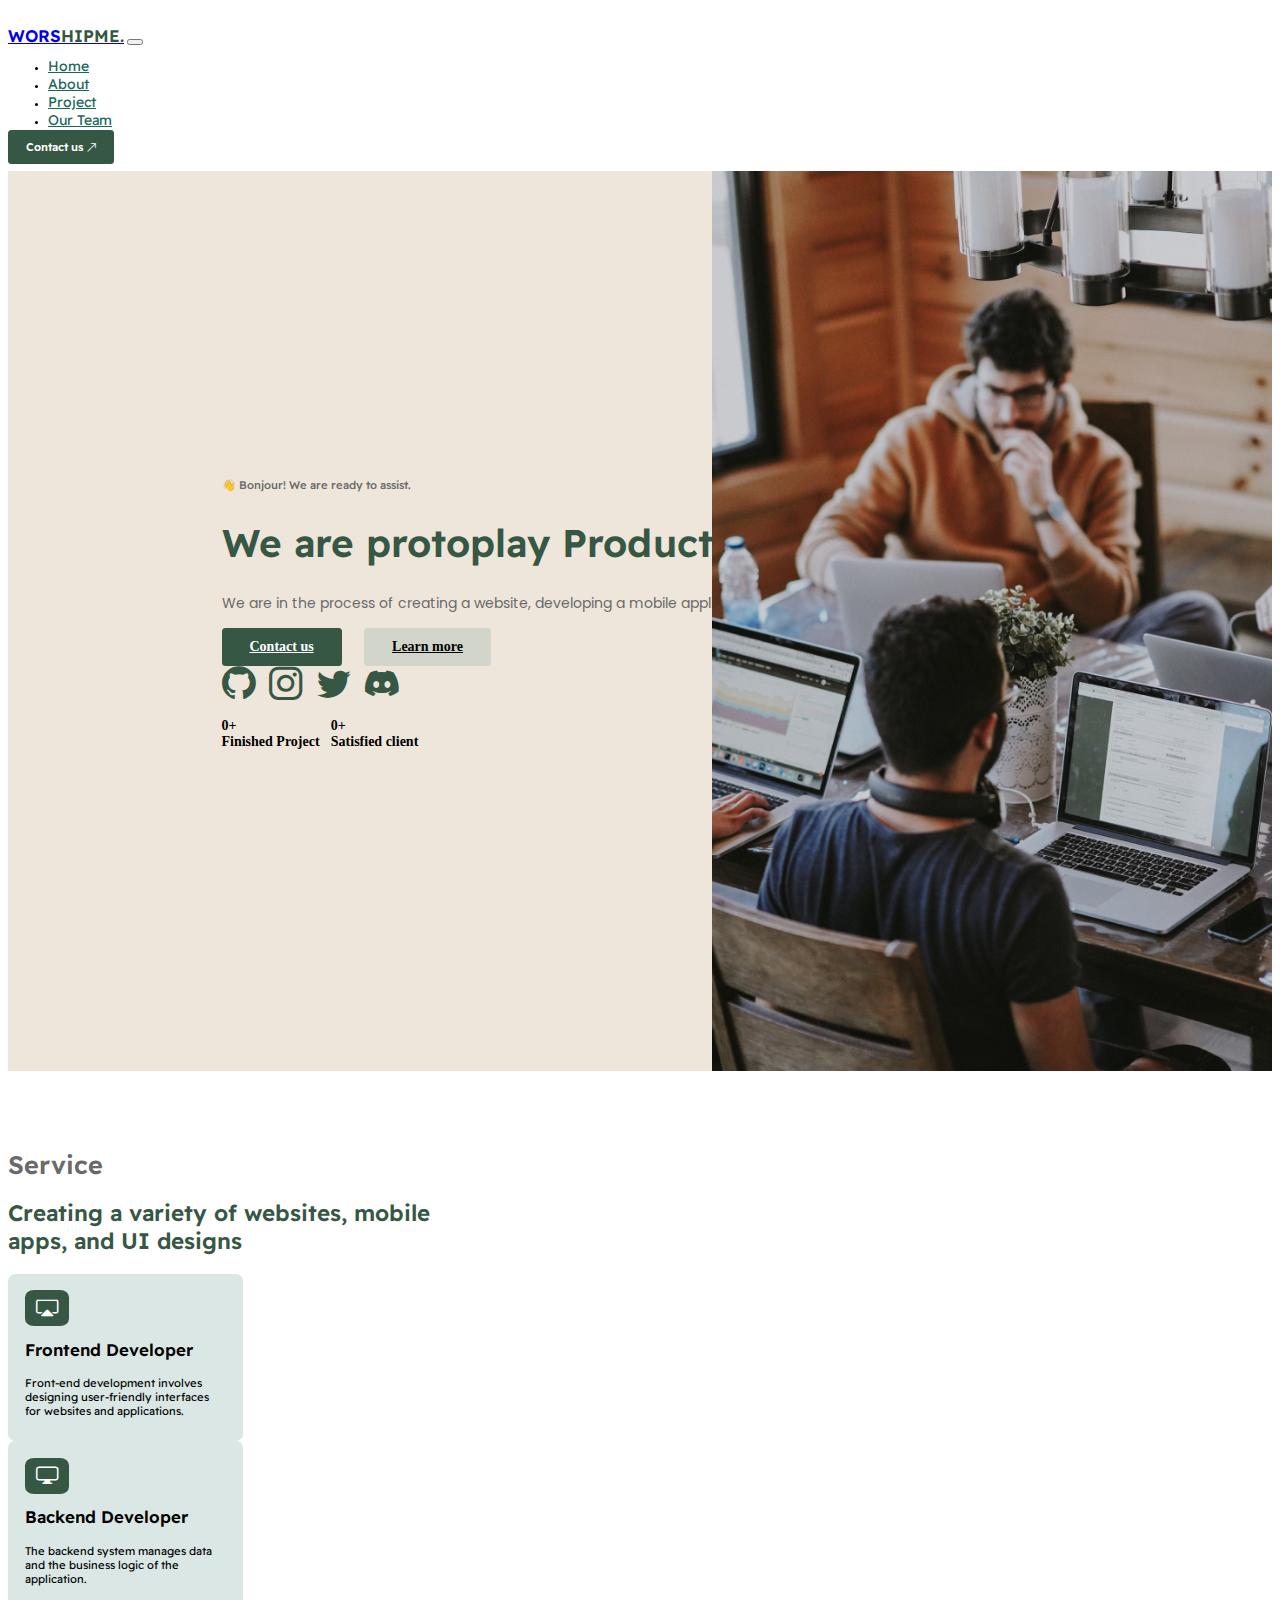
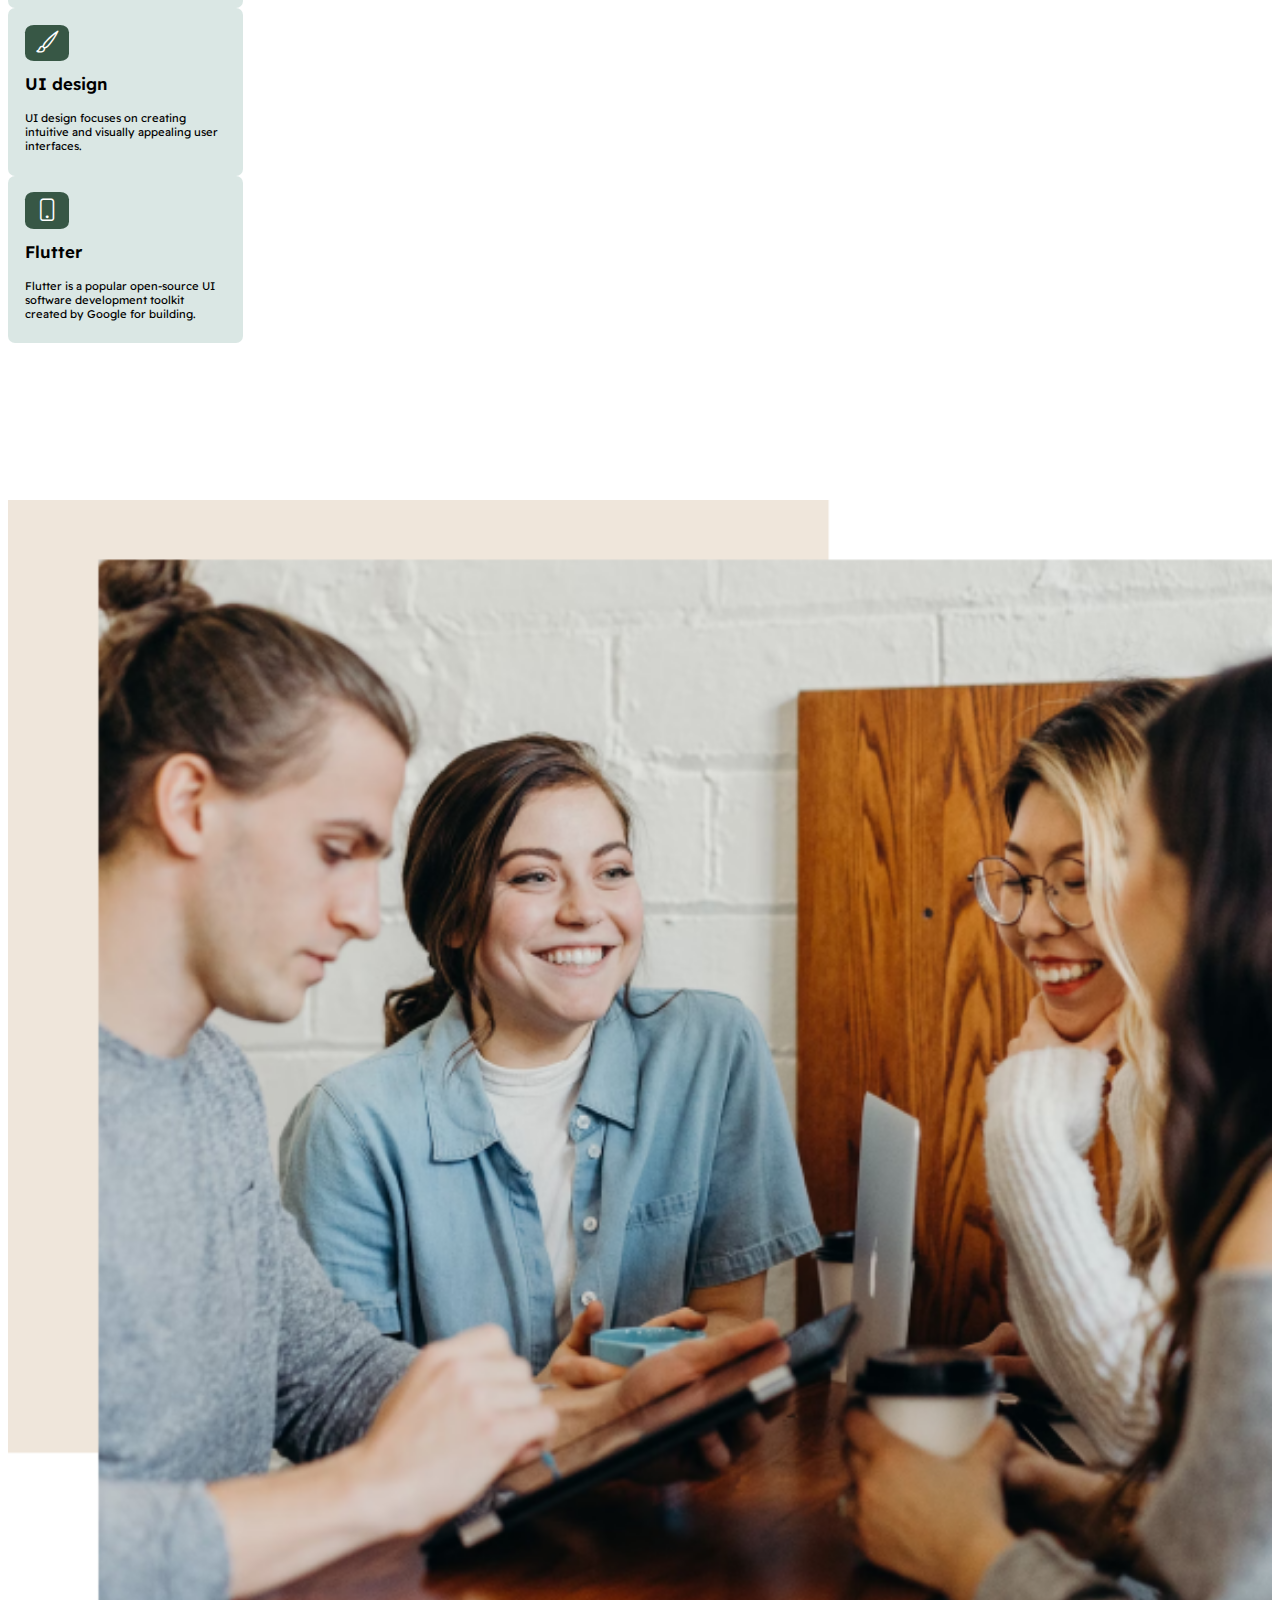
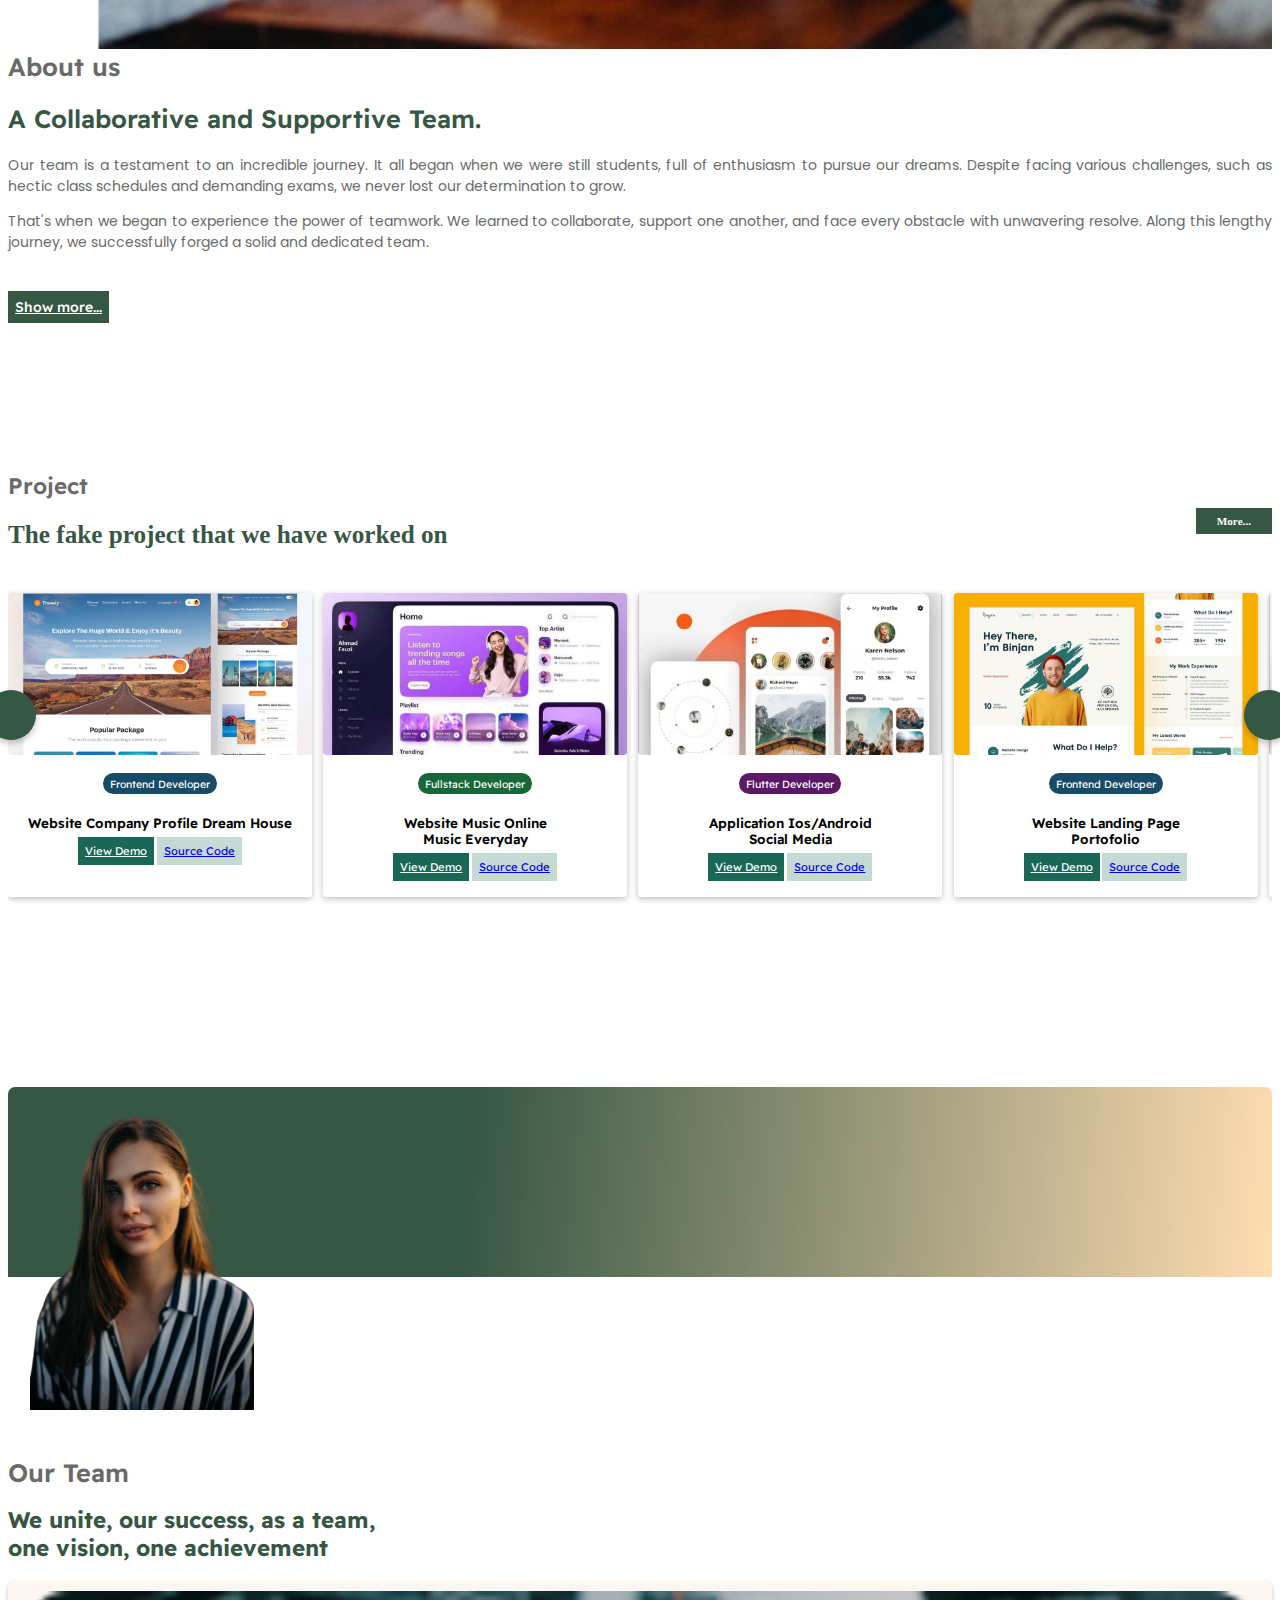
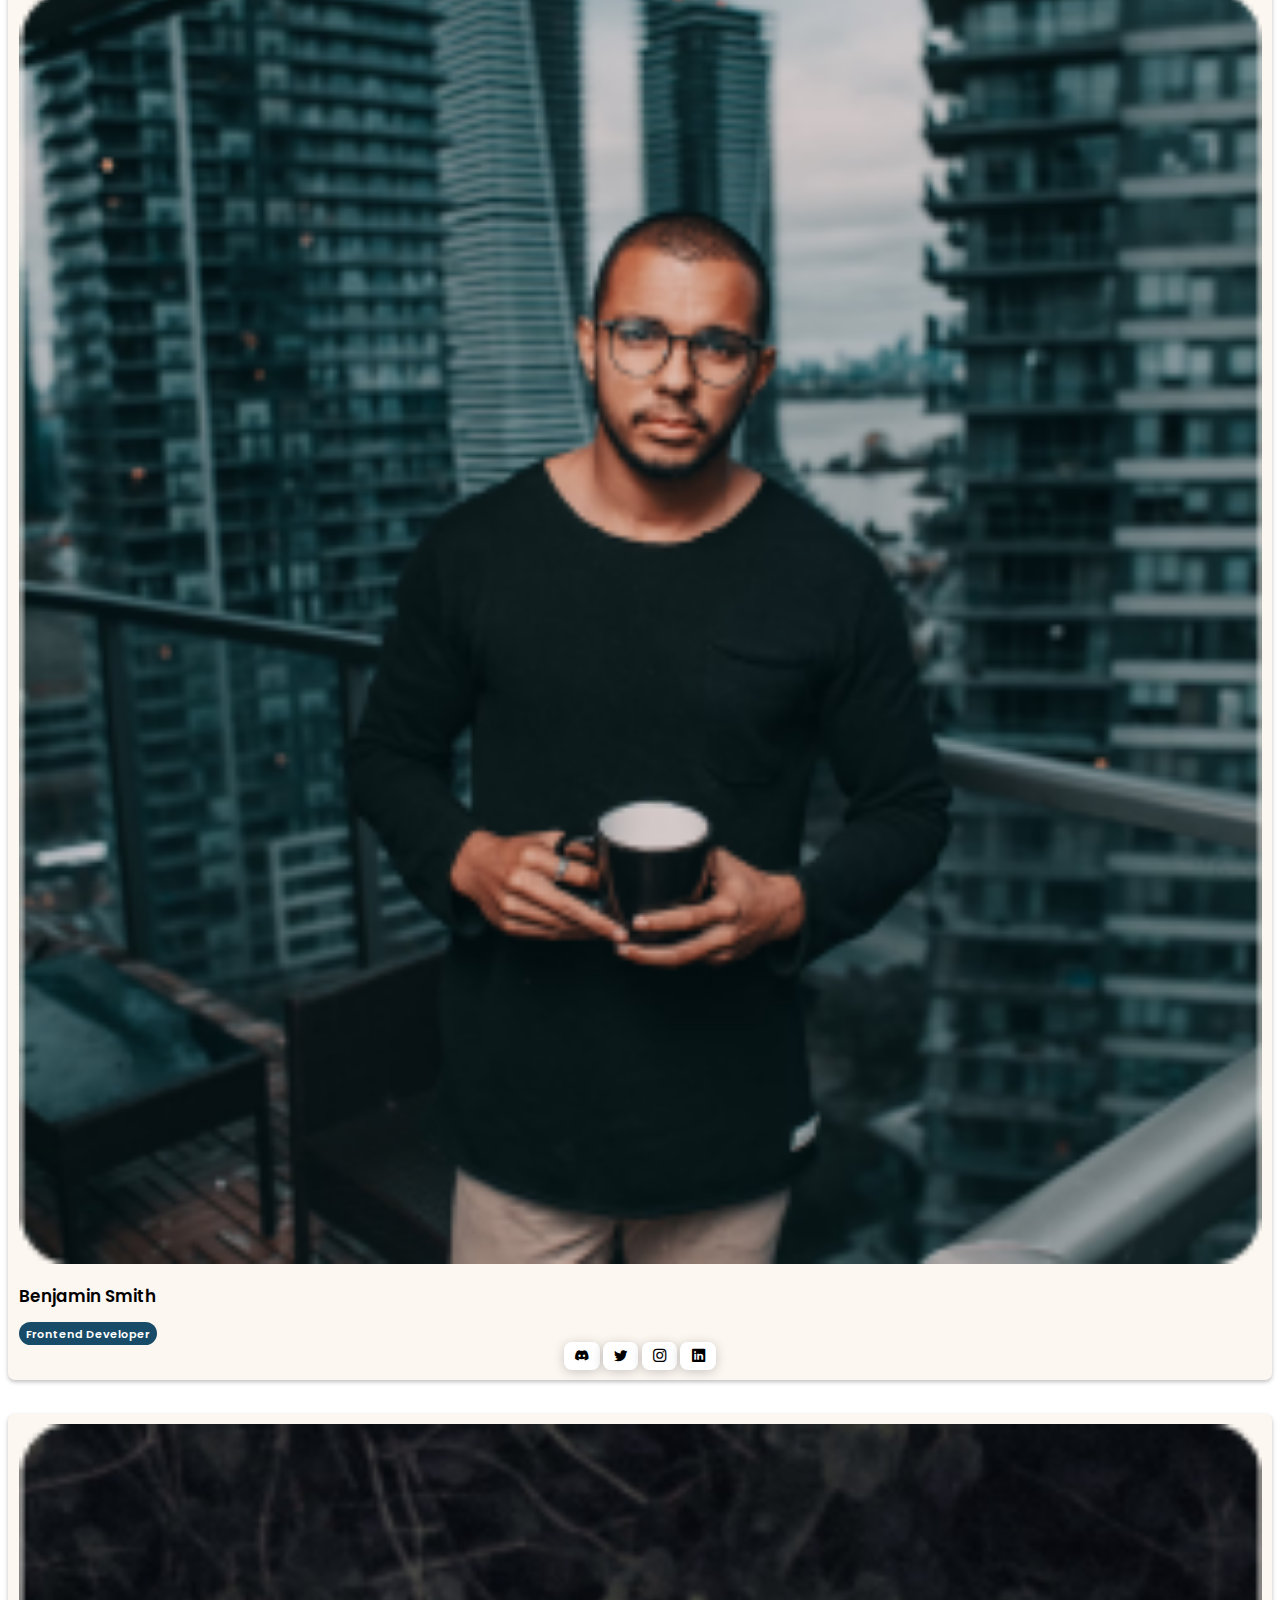
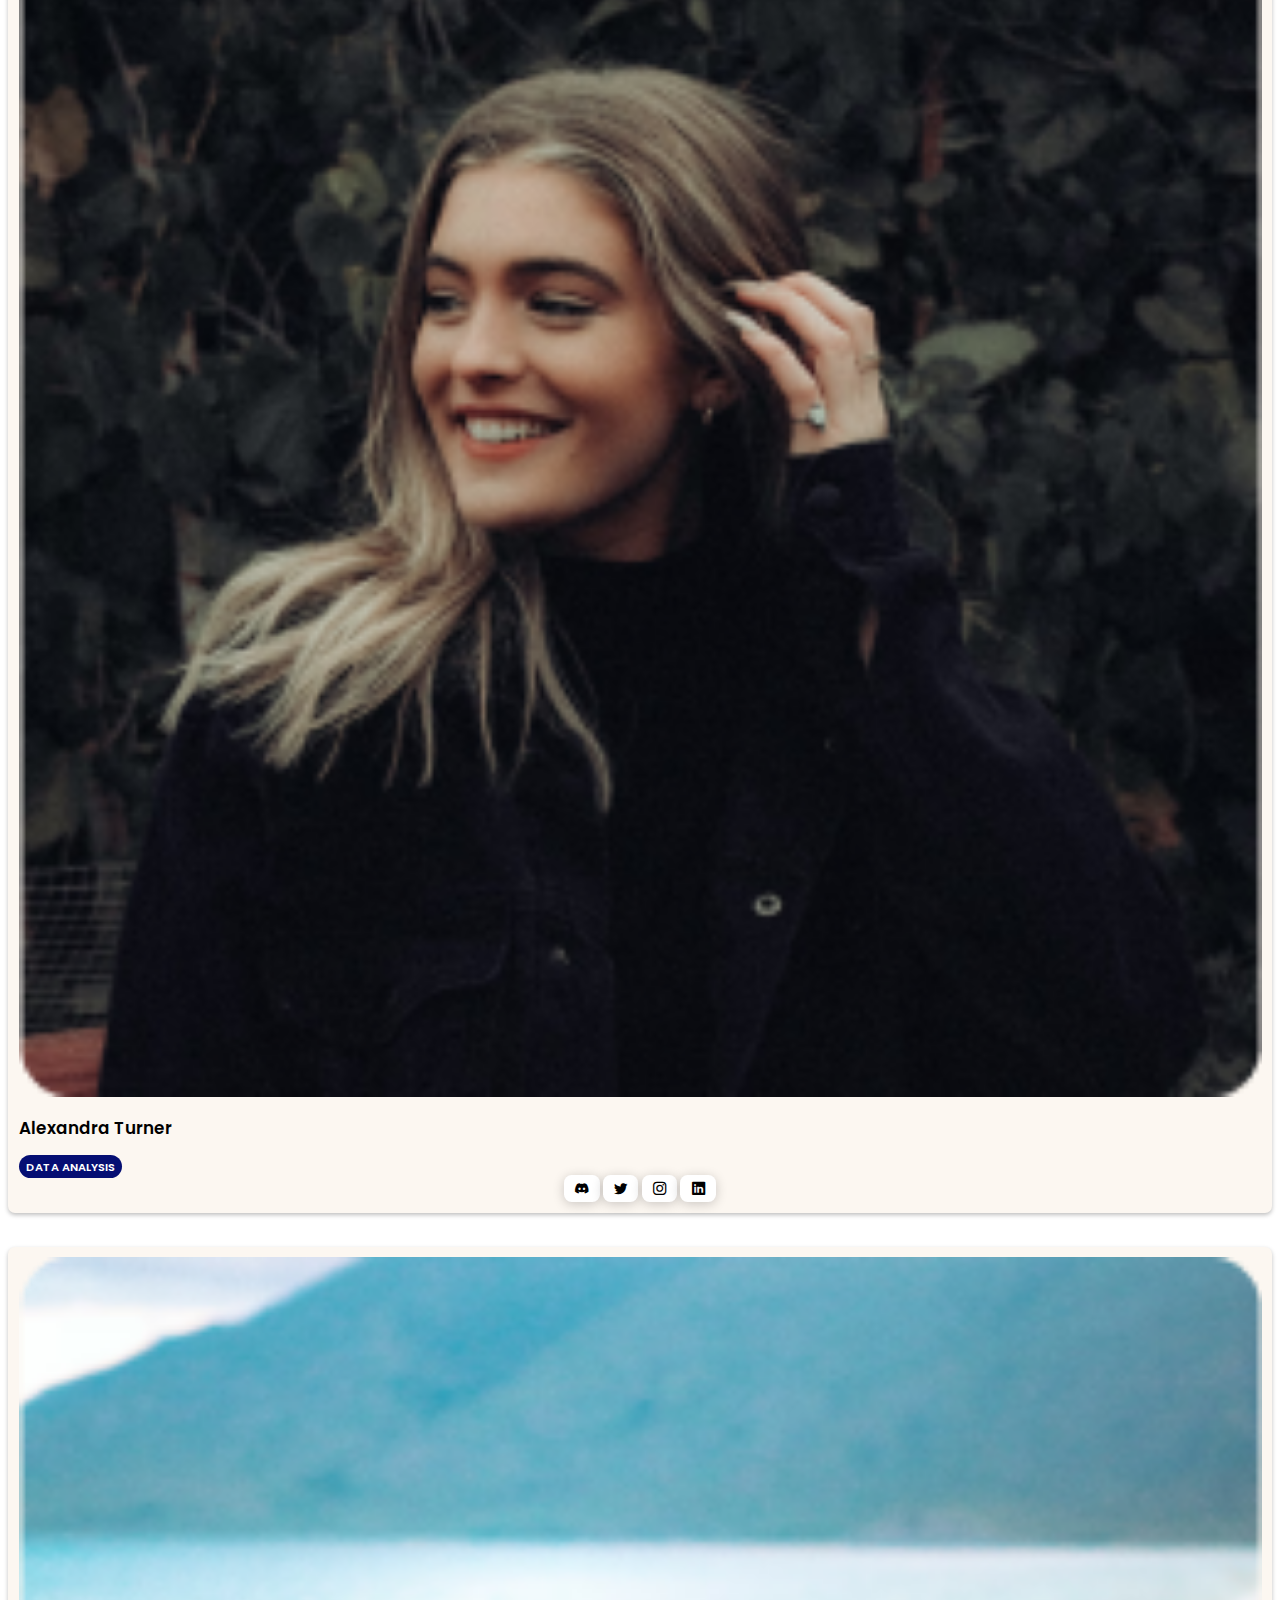
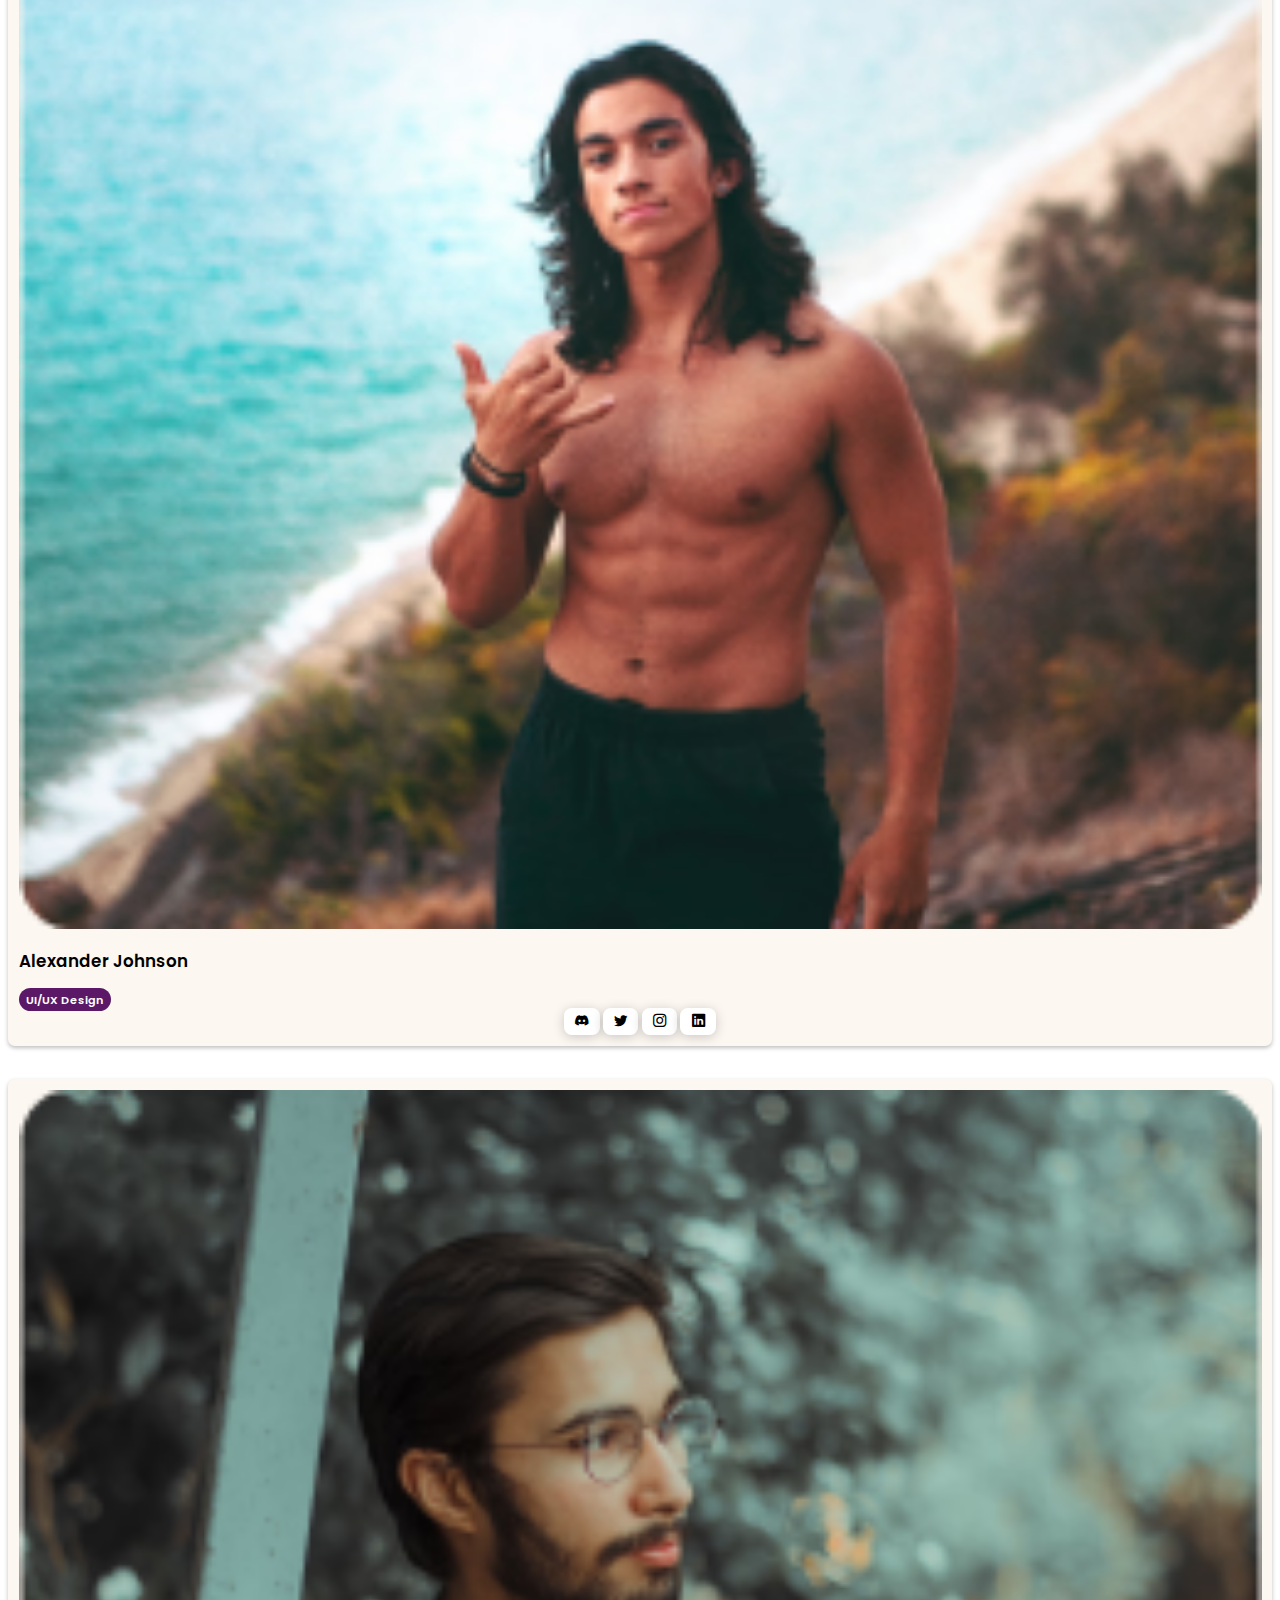
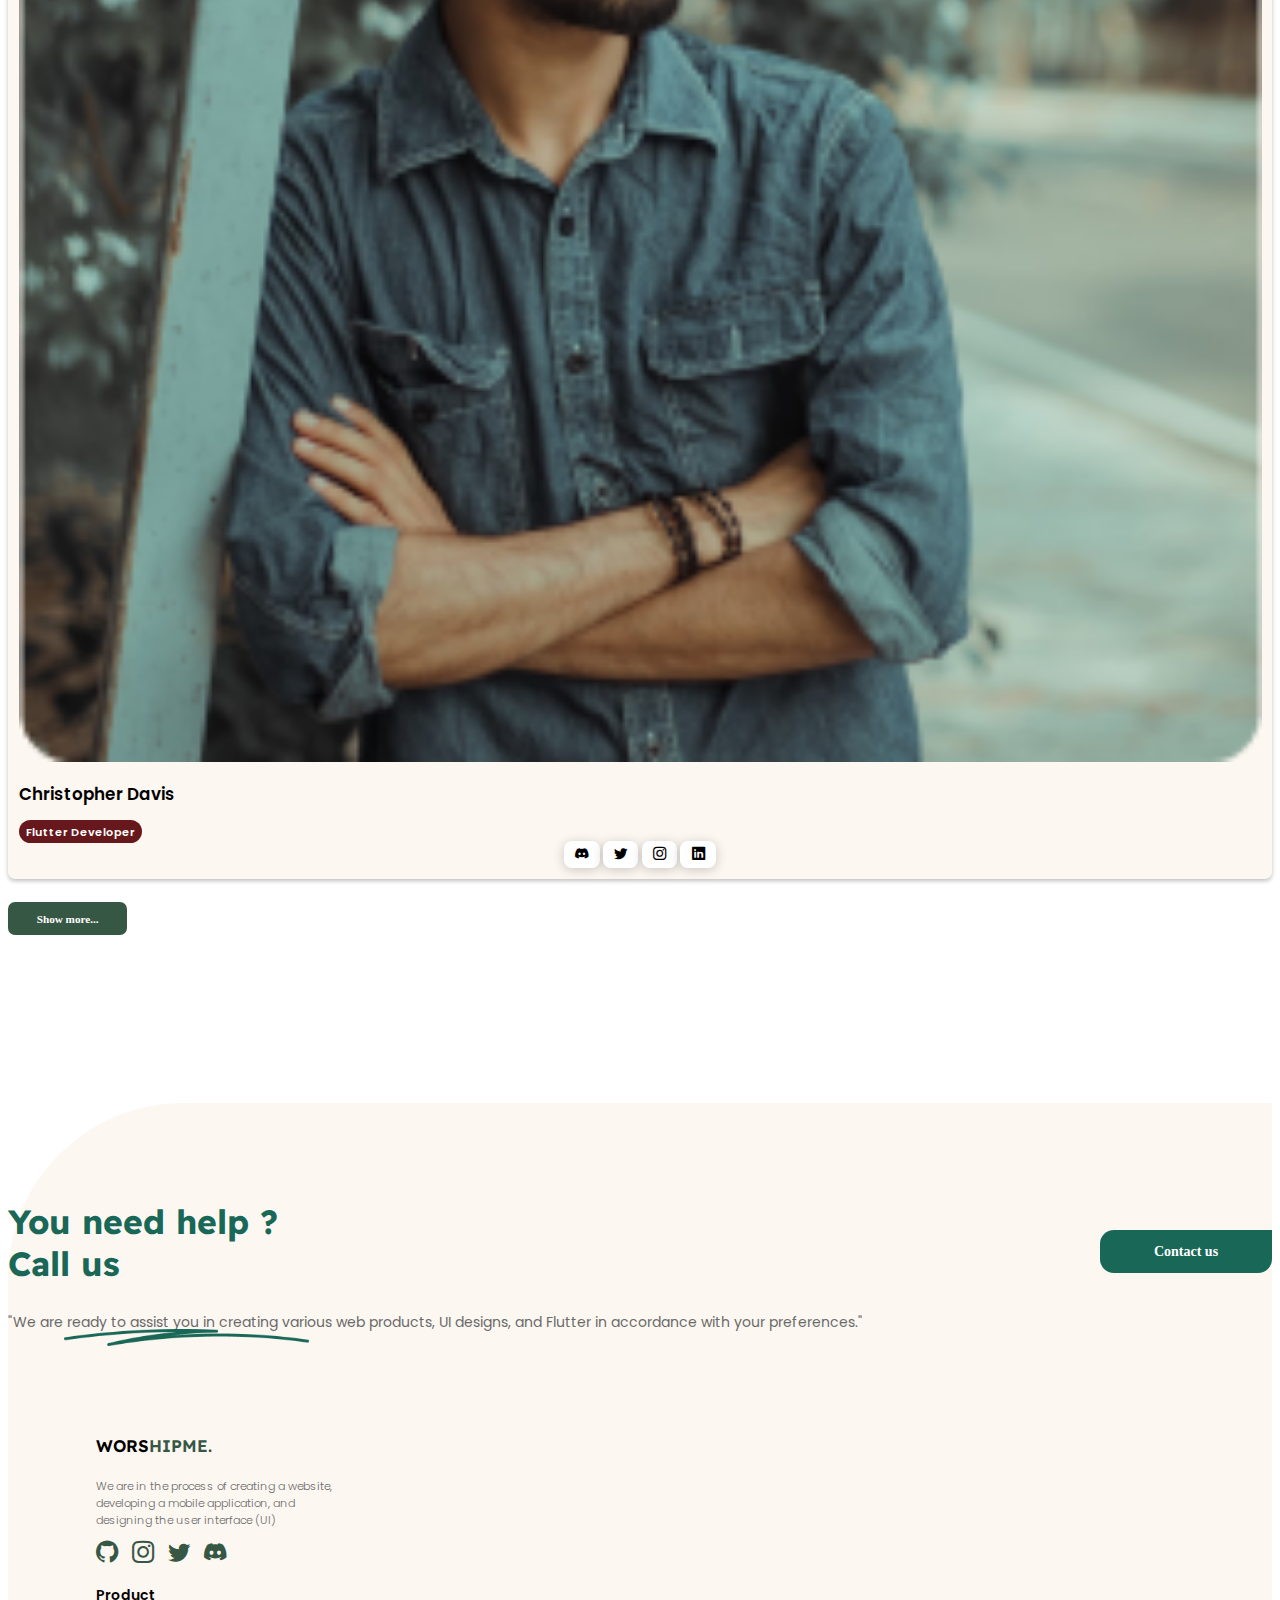
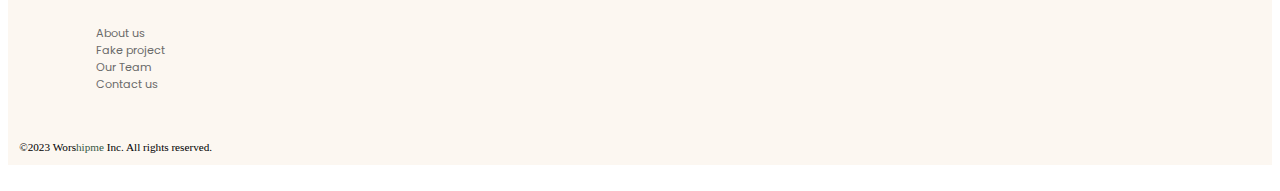
<file: index.html>
<!DOCTYPE html>
<html lang="en">
  <head>
    <meta charset="utf-8" />
    <meta name="viewport" content="width=device-width, initial-scale=1" />
    <title>WORSHIPME.</title>
    <link
      href="https://cdn.jsdelivr.net/npm/bootstrap@5.3.2/dist/css/bootstrap.min.css"
      rel="stylesheet"
      integrity="sha384-T3c6CoIi6uLrA9TneNEoa7RxnatzjcDSCmG1MXxSR1GAsXEV/Dwwykc2MPK8M2HN"
      crossorigin="anonymous"
    />
    <!-- font -->
    <link rel="preconnect" href="https://fonts.googleapis.com" />
    <link rel="preconnect" href="https://fonts.gstatic.com" crossorigin />
    <link
      href="https://fonts.googleapis.com/css2?family=Inter:wght@200;300;400;500;600;700&family=Poppins:ital,wght@0,300;0,400;0,500;0,600;0,700;1,300;1,400;1,500;1,600&family=Readex+Pro:wght@400;500;600;700&display=swap"
      rel="stylesheet"
    />
    <!-- logo icon style -->
    <link rel="stylesheet" href="style/style.css" />
    <link rel="icon" href="assets/img/logo.png" />
    <link
      rel="stylesheet"
      href="https://cdn.jsdelivr.net/npm/bootstrap-icons@1.11.1/font/bootstrap-icons.css"
    />
    <link
      rel="stylesheet"
      href="https://cdnjs.cloudflare.com/ajax/libs/font-awesome/6.4.2/css/all.min.css"
      integrity="sha512-z3gLpd7yknf1YoNbCzqRKc4qyor8gaKU1qmn+CShxbuBusANI9QpRohGBreCFkKxLhei6S9CQXFEbbKuqLg0DA=="
      crossorigin="anonymous"
      referrerpolicy="no-referrer"
    />

    <!-- script -->
    <script src="js/main.js" defer></script>
  </head>
  <body>
    <!-- navbar star -->
    <nav class="navbar navbar-expand-lg bg-transparent fixed-top">
      <div class="container">
        <a class="navbar-brand me-5" href="#">WORS<span>HIPME.</span></a>
        <button
          class="navbar-toggler"
          type="button"
          data-bs-toggle="collapse"
          data-bs-target="#navbarText"
          aria-controls="navbarText"
          aria-expanded="false"
          aria-label="Toggle navigation"
        >
          <span class="navbar-toggler-icon"></span>
        </button>
        <div class="collapse navbar-collapse" id="navbarText">
          <ul class="navbar-nav me-auto mb-4 mb-lg-0">
            <li class="nav-item">
              <a class="nav-link" aria-current="page" href="#">Home</a>
            </li>
            <li class="nav-item">
              <a class="nav-link" href="page/about.html">About</a>
            </li>
            <li class="nav-item">
              <a class="nav-link" href="page/project.html">Project</a>
            </li>
            <li class="nav-item">
              <a class="nav-link" href="page/team.html">Our Team</a>
            </li>
          </ul>
          <span class="navbar-button">
            <a href="page/about.html"
              >Contact us <i class="bi bi-arrow-up-right"></i
            ></a>
          </span>
        </div>
      </div>
    </nav>
    <!-- navbar end -->

    <!-- hero section start -->
    <section id="hero" class="hero">
      <div class="container">
        <div class="row hero-nice">
          <img
            src="assets/img/herov3.png"
            alt="herov3"
            class="background img-fluid img-thumbnail"
          />
          <div class="col-md-6 left">
            <div class="text-hero mb-5">
              <span>👋 Bonjour! We are ready to assist. </span>
              <h1>We are protoplay Product and brand design</h1>
              <p>
                We are in the process of creating a website, developing a mobile
                application, and designing the user interface (UI)
              </p>
            </div>
            <div class="btn-hero mb-5">
              <a href="#" class="btn contact">Contact us</a>
              <a href="#" class="btn learn">Learn more</a>
            </div>
            <div class="hero-sosmed mb-5">
              <a href="#"><i class="bi bi-github"></i></a>
              <a href="#"><i class="bi bi-instagram"></i></a>
              <a href="#"><i class="bi bi-twitter"></i></a>
              <a href="#"><i class="bi bi-discord"></i></a>
            </div>
            <div class="result">
              <p class="finish">
                0+ <br />
                Finished Project
              </p>
              <p class="finish">
                0+ <br />
                Satisfied client
              </p>
            </div>
          </div>
          <div class="col-md-6 right">
            <img src="assets/img/herov2.png" alt="hero-section" />
          </div>
        </div>
        <!-- <img src="assets/img/line-hero.png" alt="line-1" class="line-hero" /> -->
      </div>
    </section>
    <!-- hero section end -->

    <!-- service section start -->
    <section id="service" class="service">
      <div class="container">
        <div class="header-service text-center">
          <span>Service</span>
          <h2>
            Creating a variety of websites, mobile <br />
            apps, and UI designs
          </h2>
        </div>
        <div class="row mt-5 row-service justify-content-center">
          <div class="card-service text-center">
            <div class="card-header">
              <span>
                <i class="bi bi-cast"></i>
              </span>
              <div class="card-body">
                <h3>Frontend Developer</h3>
                <p>
                  Front-end development involves designing user-friendly
                  interfaces for websites and applications.
                </p>
              </div>
            </div>
          </div>
          <div class="card-service text-center">
            <div class="card-header">
              <span>
                <i class="bi bi-display"></i>
              </span>
              <div class="card-body">
                <h3>Backend Developer</h3>
                <p>
                  The backend system manages data and the business logic of the
                  application.
                </p>
              </div>
            </div>
          </div>
          <div class="card-service text-center">
            <div class="card-header">
              <span>
                <i class="bi bi-brush"></i>
              </span>
              <div class="card-body">
                <h3>UI design</h3>
                <p>
                  UI design focuses on creating intuitive and visually appealing
                  user interfaces.
                </p>
              </div>
            </div>
          </div>
          <div class="card-service text-center">
            <div class="card-header">
              <span>
                <i class="bi bi-phone"></i>
              </span>
              <div class="card-body">
                <h3>Flutter</h3>
                <p>
                  Flutter is a popular open-source UI software development
                  toolkit created by Google for building.
                </p>
              </div>
            </div>
          </div>
        </div>
      </div>
    </section>
    <!-- service section end -->

    <!-- about us section start -->
    <section id="about" class="about">
      <div class="container">
        <div class="row justify-content-center g-5">
          <div class="col-md-6 left">
            <img src="assets/img/about.png" alt="about" />
          </div>
          <div class="col-md-6 right">
            <div class="header-about">
              <span> About us </span>
              <h2>A Collaborative and Supportive Team.</h2>
            </div>
            <div class="text-about">
              <p>
                Our team is a testament to an incredible journey. It all began
                when we were still students, full of enthusiasm to pursue our
                dreams. Despite facing various challenges, such as hectic class
                schedules and demanding exams, we never lost our determination
                to grow.
              </p>
              <p>
                That's when we began to experience the power of teamwork. We
                learned to collaborate, support one another, and face every
                obstacle with unwavering resolve. Along this lengthy journey, we
                successfully forged a solid and dedicated team.
              </p>
            </div>
            <div class="btn-about">
              <a href="page/about.html" class="btn btn-bout">Show more...</a>
            </div>
          </div>
        </div>
      </div>
    </section>
    <!-- about us section end -->

    <!-- project section start -->
    <section id="project" class="project">
      <div class="container">
        <div class="header-project">
          <div class="text-project">
            <span>Project</span>
            <h2>The fake project that we have worked on</h2>
          </div>
          <a href="page/project.html">More...</a>
        </div>
        <div class="row wrapper mt-3">
          <i id="left" class="fa-solid fa-chevron-left"></i>
          <ul class="carousel">
            <li class="card-project">
              <div class="header-card img">
                <img
                  src="assets/img/project/project.png"
                  alt="project"
                  draggable="false"
                />
              </div>
              <div class="card-body">
                <span>Frontend Developer</span>
                <h3>Website Company Profile Dream House</h3>
                <div class="btn-project">
                  <a href="#" class="btn demo">View Demo</a>
                  <a href="#" class="btn code">Source Code</a>
                </div>
              </div>
            </li>
            <li class="card-project">
              <div class="header-card img">
                <img
                  src="assets/img/project/project-1.png"
                  alt="project"
                  draggable="false"
                />
              </div>
              <div class="card-body">
                <span class="back">Fullstack Developer</span>
                <h3>
                  Website Music Online <br />
                  Music Everyday
                </h3>
                <div class="btn-project">
                  <a href="#" class="btn demo">View Demo</a>
                  <a href="#" class="btn code">Source Code</a>
                </div>
              </div>
            </li>
            <li class="card-project">
              <div class="header-card img">
                <img
                  src="assets/img/project/project-2.png"
                  alt="project"
                  draggable="false"
                />
              </div>
              <div class="card-body">
                <span class="flut">Flutter Developer</span>
                <h3>
                  Application Ios/Android <br />
                  Social Media
                </h3>
                <div class="btn-project">
                  <a href="#" class="btn demo">View Demo</a>
                  <a href="#" class="btn code">Source Code</a>
                </div>
              </div>
            </li>
            <li class="card-project">
              <div class="header-card img">
                <img
                  src="assets/img/project/project-3.png"
                  alt="project"
                  draggable="false"
                />
              </div>
              <div class="card-body">
                <span>Frontend Developer</span>
                <h3>
                  Website Landing Page <br />
                  Portofolio
                </h3>
                <div class="btn-project">
                  <a href="#" class="btn demo">View Demo</a>
                  <a href="#" class="btn code">Source Code</a>
                </div>
              </div>
            </li>
            <li class="card-project">
              <div class="header-card img">
                <img
                  src="assets/img/project/project-4.png"
                  alt="project"
                  draggable="false"
                />
              </div>
              <div class="card-body">
                <span class="flut">Flutter Developer</span>
                <h3>
                  Application Ios/Android <br />
                  hardware store
                </h3>
                <div class="btn-project">
                  <a href="#" class="btn demo">View Demo</a>
                  <a href="#" class="btn code">Source Code</a>
                </div>
              </div>
            </li>
            <li class="card-project">
              <div class="header-card img">
                <img
                  src="assets/img/project/project-5.png"
                  alt="project"
                  draggable="false"
                />
              </div>
              <div class="card-body">
                <span class="ui">UI/UX Design</span>
                <h3>
                  Website Company Profile <br />
                  HouseWhere
                </h3>
                <div class="btn-project">
                  <a href="#" class="btn demo">View Demo</a>
                  <a href="#" class="btn code">Source Code</a>
                </div>
              </div>
            </li>
            <li class="card-project">
              <div class="header-card img">
                <img
                  src="assets/img/project/project-6.png"
                  alt="project"
                  draggable="false"
                />
              </div>
              <div class="card-body">
                <span>Frontend Developer</span>
                <h3>
                  Website Landing Page <br />
                  Cooking Room
                </h3>
                <div class="btn-project">
                  <a href="#" class="btn demo">View Demo</a>
                  <a href="#" class="btn code">Source Code</a>
                </div>
              </div>
            </li>
            <li class="card-project">
              <div class="header-card img">
                <img
                  src="assets/img/project/project-7.png"
                  alt="project"
                  draggable="false"
                />
              </div>
              <div class="card-body">
                <span>Frontend Developer</span>
                <h3>
                  Website Company Profile <br />
                  Dream House
                </h3>
                <div class="btn-project">
                  <a href="#" class="btn demo">View Demo</a>
                  <a href="#" class="btn code">Source Code</a>
                </div>
              </div>
            </li>
          </ul>
          <i id="right" class="fa-solid fa-chevron-right"></i>
        </div>
      </div>
    </section>
    <!-- project section end -->
    <!-- iklan section start -->
    <section id="iklan" class="iklan">
      <div class="container iklan-nice position-relative">
        <div class="back-iklan">
          <h2>
            If you're in need of an impressive website or another platform,
            we're here for you. Our team has a proven track record and is ready
            to assist.
          </h2>
          <img
            src="assets/img/iklan.png"
            alt="iklan"
            class="position-absolute"
          />
        </div>
      </div>
    </section>
    <!-- iklan section end -->

    <!-- our team section start -->
    <section id="team" class="team">
      <div class="container">
        <div class="header-team">
          <span>Our Team</span>
          <h2>
            We unite, our success, as a team, <br />
            one vision, one achievement
          </h2>
        </div>
        <div
          class="row row-cols-lg-4 row-cols-md-3 row-cols-sm-2 row-cols-2 justify-content-center mt-3 g-3"
        >
          <div class="col-md-3">
            <div class="card-team text-center">
              <div class="card-header">
                <img src="assets/img/team/face-1.png" alt="face" />
              </div>
              <div class="card-body mt-3">
                <div class="text">
                  <h3>Benjamin Smith</h3>
                  <span class="front">Frontend Developer</span>
                </div>
                <div class="sosmed mt-4">
                  <a href="#"><i class="bi bi-discord"></i></a>
                  <a href="#"><i class="bi bi-twitter"></i></a>
                  <a href="#"><i class="bi bi-instagram"></i></a>
                  <a href="#"><i class="bi bi-linkedin"></i></a>
                </div>
              </div>
            </div>
          </div>
          <div class="col-md-3">
            <div class="card-team text-center">
              <div class="card-header">
                <img src="assets/img/team/face-2.png" alt="face" />
              </div>
              <div class="card-body mt-3">
                <div class="text">
                  <h3>Alexandra Turner</h3>
                  <span class="data">DATA ANALYSIS</span>
                </div>
                <div class="sosmed mt-4">
                  <a href="#"><i class="bi bi-discord"></i></a>
                  <a href="#"><i class="bi bi-twitter"></i></a>
                  <a href="#"><i class="bi bi-instagram"></i></a>
                  <a href="#"><i class="bi bi-linkedin"></i></a>
                </div>
              </div>
            </div>
          </div>
          <div class="col-md-3">
            <div class="card-team text-center">
              <div class="card-header">
                <img src="assets/img/team/face-3.png" alt="face" />
              </div>
              <div class="card-body mt-3">
                <div class="text">
                  <h3>Alexander Johnson</h3>
                  <span class="ui">UI/UX Design</span>
                </div>
                <div class="sosmed mt-4">
                  <a href="#"><i class="bi bi-discord"></i></a>
                  <a href="#"><i class="bi bi-twitter"></i></a>
                  <a href="#"><i class="bi bi-instagram"></i></a>
                  <a href="#"><i class="bi bi-linkedin"></i></a>
                </div>
              </div>
            </div>
          </div>
          <div class="col-md-3">
            <div class="card-team text-center">
              <div class="card-header">
                <img src="assets/img/team/face-4.png" alt="face" />
              </div>
              <div class="card-body mt-3">
                <div class="text">
                  <h3>Christopher Davis</h3>
                  <span class="flut">Flutter Developer</span>
                </div>
                <div class="sosmed mt-4">
                  <a href="#"><i class="bi bi-discord"></i></a>
                  <a href="#"><i class="bi bi-twitter"></i></a>
                  <a href="#"><i class="bi bi-instagram"></i></a>
                  <a href="#"><i class="bi bi-linkedin"></i></a>
                </div>
              </div>
            </div>
          </div>
        </div>
        <div class="btn-team text-center mt-5">
          <a href="page/team.html">Show more...</a>
        </div>
      </div>
    </section>
    <!-- our team section end -->

    <!-- contact us section start -->
    <section id="contact-us" class="contact-us">
      <div class="container header-contact d-flex justify-content-center">
        <div class="row kontak justify-content-around">
          <div class="col-md-6 left">
            <h2>
              You need help ? <br />
              Call us
            </h2>
            <span
              >"We are ready to assist you in creating various web products, UI
              designs, and Flutter in accordance with your preferences."</span
            >
            <img
              src="assets/img/line-footer.png"
              alt="line"
              class="img-contact"
            />
          </div>
          <div class="col-md-3 text-center right">
            <a href="page/contact.html">Contact us</a>
          </div>
        </div>
      </div>
    </section>
    <!-- contact us section end -->

    <!-- footer section start -->
    <footer>
      <div class="container">
        <div class="last-footer">
          <div class="footer-line d-flex justify-content-between flex-wrap">
            <div class="list-1">
              <h4>WORS<span>HIPME.</span></h4>
              <p>
                We are in the process of creating a website, developing a mobile
                application, and designing the user interface (UI)
              </p>
              <div class="footer-link">
                <a href="#"><i class="bi bi-github"></i></a>
                <a href="#"><i class="bi bi-instagram"></i></a>
                <a href="#"><i class="bi bi-twitter"></i></a>
                <a href="#"><i class="bi bi-discord"></i></a>
              </div>
            </div>
            <div class="list-2">
              <h4>Product</h4>
              <div class="link">
                <a href="#">About us</a>
                <a href="#">Fake project</a>
                <a href="#">Our Team</a>
                <a href="#">Contact us</a>
              </div>
            </div>
          </div>
          <div class="last text-center">
            <h6>&copy;2023 Wors<span>hipme</span> Inc. All rights reserved.</h6>
          </div>
        </div>
      </div>
    </footer>
    <!-- footer section end -->
    <script
      src="https://cdn.jsdelivr.net/npm/bootstrap@5.3.2/dist/js/bootstrap.bundle.min.js"
      integrity="sha384-C6RzsynM9kWDrMNeT87bh95OGNyZPhcTNXj1NW7RuBCsyN/o0jlpcV8Qyq46cDfL"
      crossorigin="anonymous"
    ></script>
    <script>
      const navbar = document.getElementsByTagName("nav")[0];
      const canvas = document.querySelector(".offcanvas");
      const toggle = document.querySelector(".navbar-toggler");
      window.addEventListener("scroll", function () {
        console.log(window.scrollY);
        if (this.window.scrollY > 1) {
          navbar.classList.replace("bg-transparent", "nav-color");
        } else if (this.window.scrollY <= 0) {
          navbar.classList.replace("nav-color", "bg-transparent");
        }
      });
    </script>
    <script>
      const navbarr = document.querySelector(".navbar-toggler");
      navbar.onclick = () => {
        navbar.classList.toggle("nice-color");
      };
    </script>
  </body>
</html>
</file>
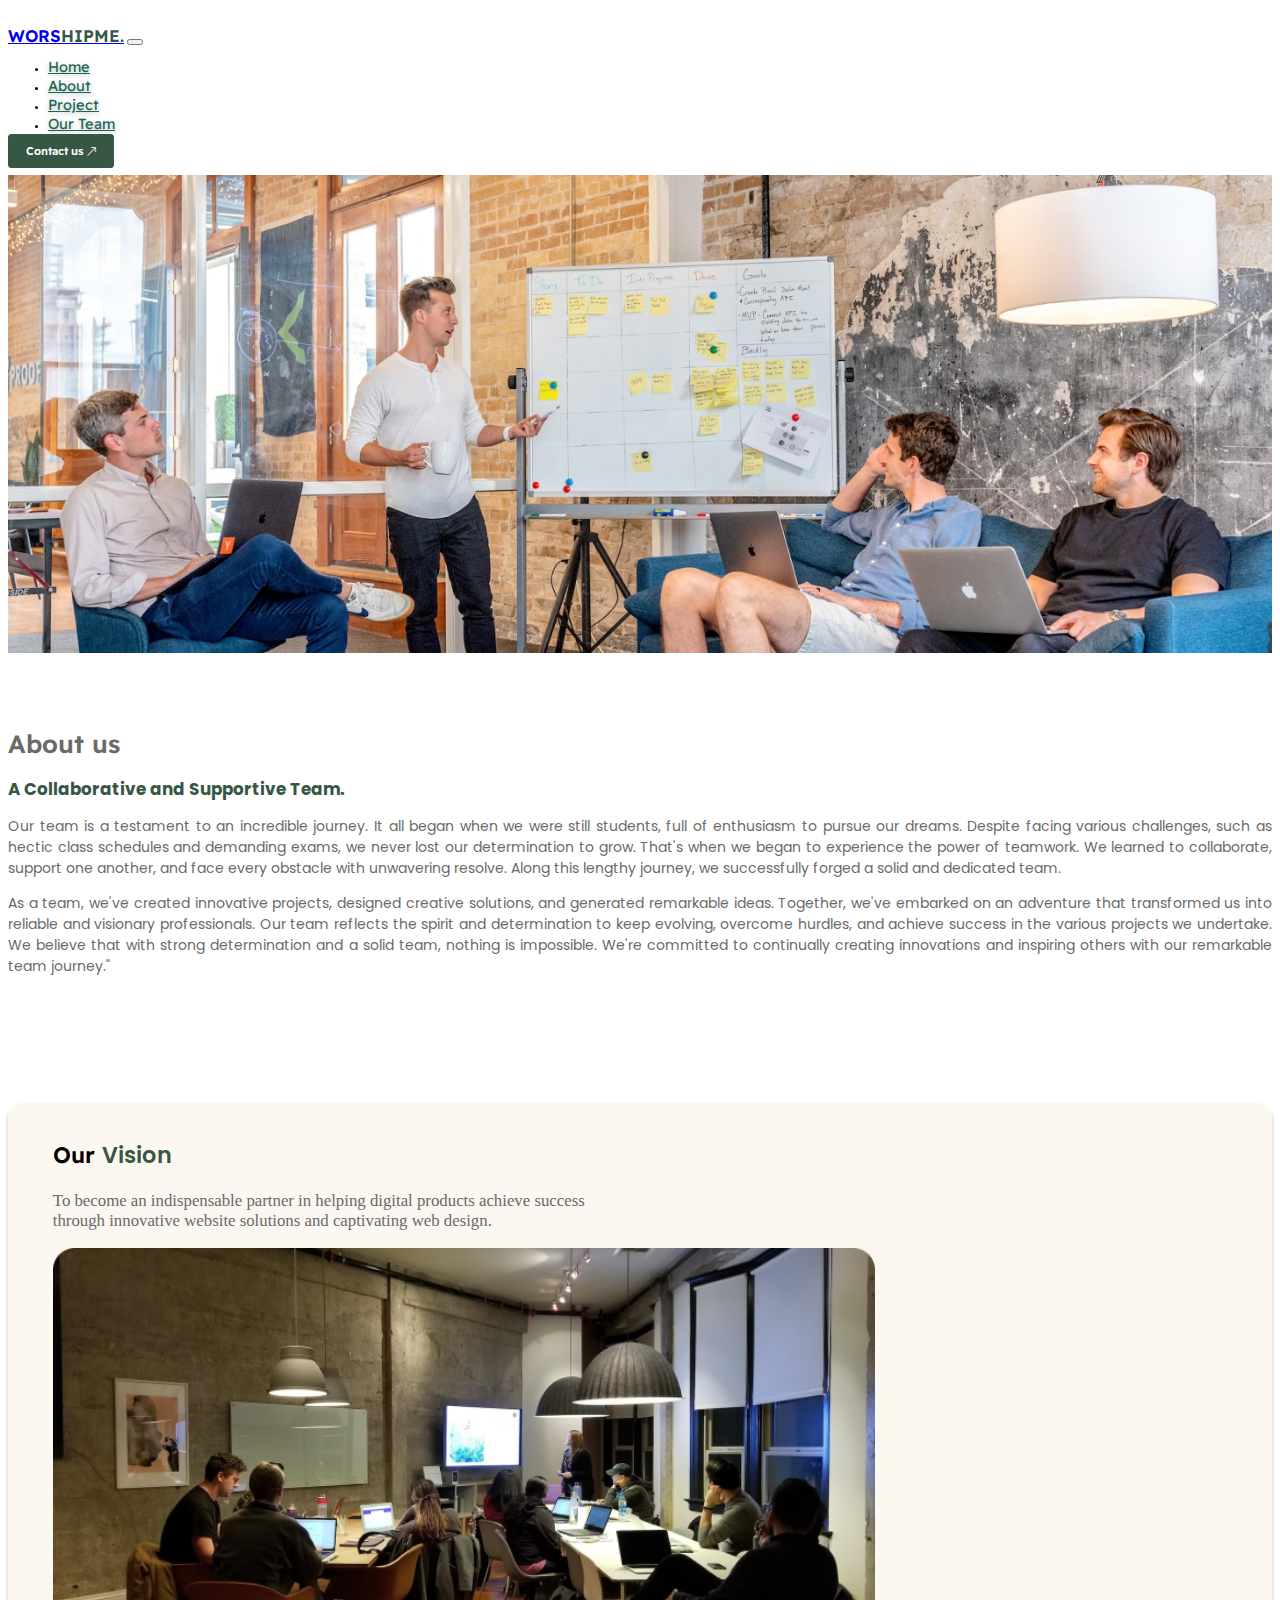
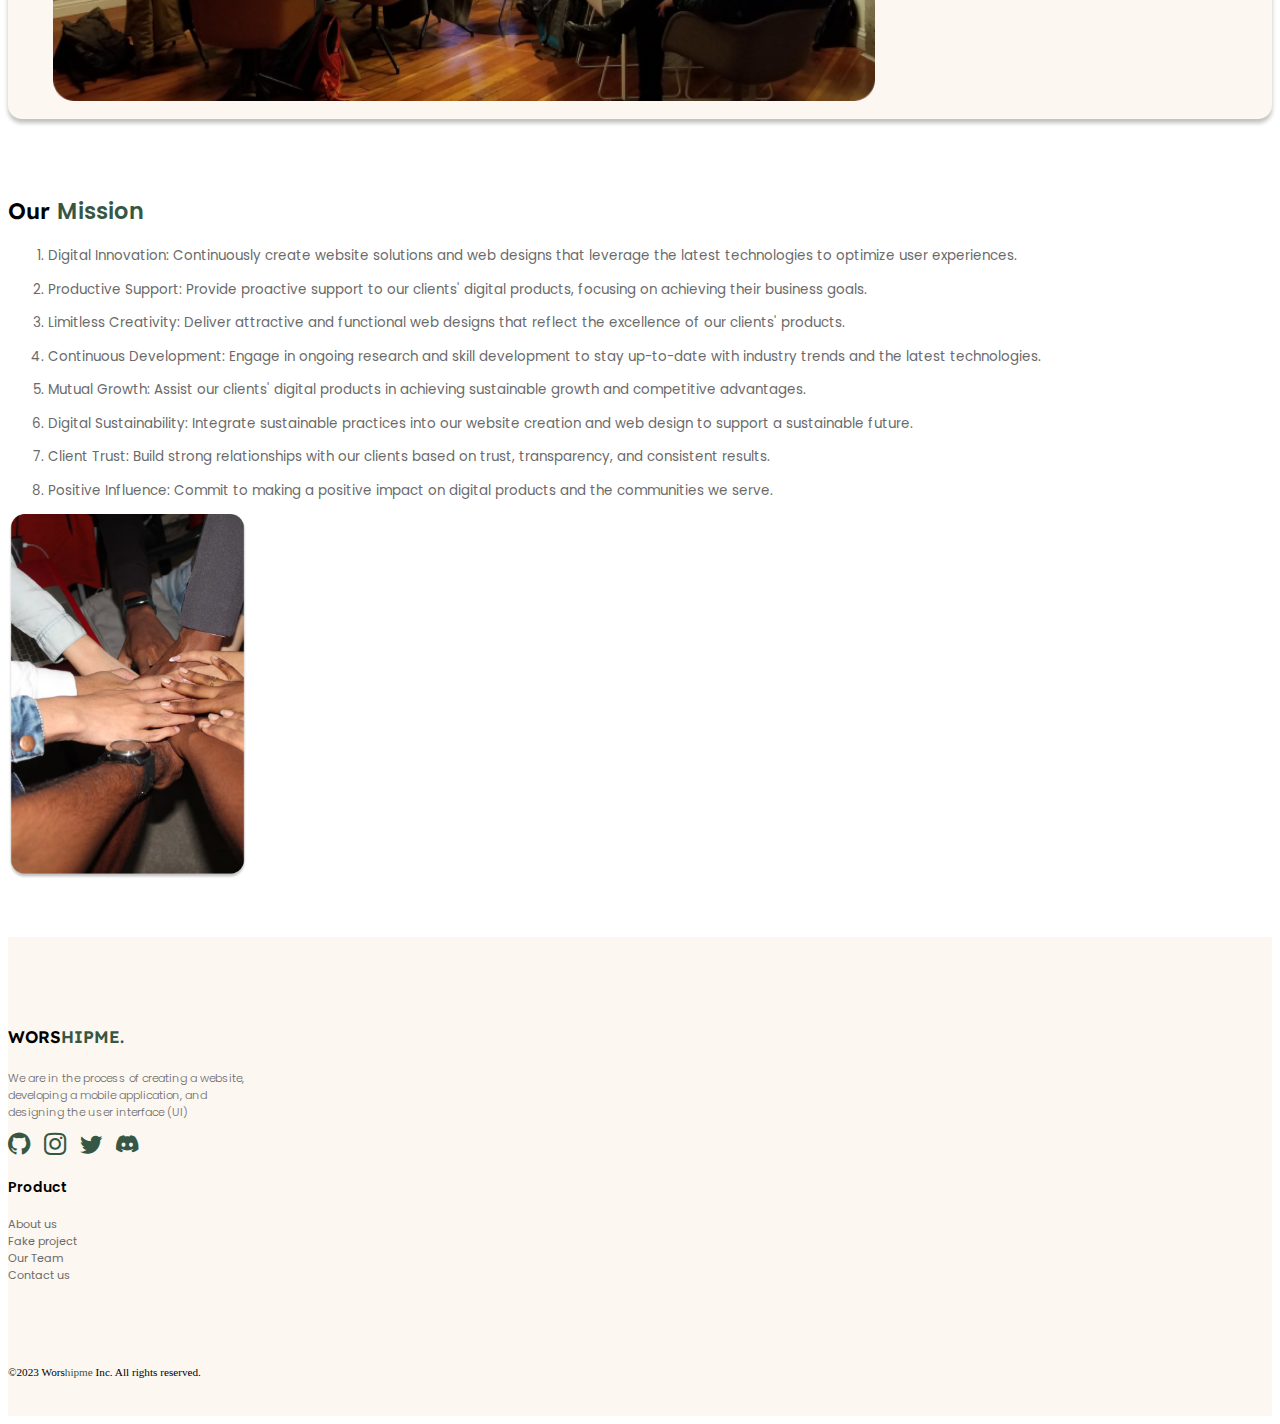
<file: page/about.html>
<!DOCTYPE html>
<html lang="en">
  <head>
    <meta charset="utf-8" />
    <meta name="viewport" content="width=device-width, initial-scale=1" />
    <title>WORSHIPME.</title>
    <link
      href="https://cdn.jsdelivr.net/npm/bootstrap@5.3.2/dist/css/bootstrap.min.css"
      rel="stylesheet"
      integrity="sha384-T3c6CoIi6uLrA9TneNEoa7RxnatzjcDSCmG1MXxSR1GAsXEV/Dwwykc2MPK8M2HN"
      crossorigin="anonymous"
    />
    <!-- font -->
    <link rel="preconnect" href="https://fonts.googleapis.com" />
    <link rel="preconnect" href="https://fonts.gstatic.com" crossorigin />
    <link
      href="https://fonts.googleapis.com/css2?family=Inter:wght@200;300;400;500;600;700&family=Poppins:ital,wght@0,300;0,400;0,500;0,600;0,700;1,300;1,400;1,500;1,600&family=Readex+Pro:wght@400;500;600;700&display=swap"
      rel="stylesheet"
    />
    <!-- logo icon style -->
    <link rel="stylesheet" href="../style/style.css" />
    <link rel="stylesheet" href="../style/about.css" />
    <link rel="icon" href="../assets/img/logo.png" />
    <link
      rel="stylesheet"
      href="https://cdn.jsdelivr.net/npm/bootstrap-icons@1.11.1/font/bootstrap-icons.css"
    />
    <link
      rel="stylesheet"
      href="https://cdnjs.cloudflare.com/ajax/libs/font-awesome/6.4.2/css/all.min.css"
      integrity="sha512-z3gLpd7yknf1YoNbCzqRKc4qyor8gaKU1qmn+CShxbuBusANI9QpRohGBreCFkKxLhei6S9CQXFEbbKuqLg0DA=="
      crossorigin="anonymous"
      referrerpolicy="no-referrer"
    />

    <!-- script -->
  </head>
  <body>
    <!-- navbar star -->
    <nav class="navbar navbar-expand-lg bg-transparent fixed-top">
      <div class="container">
        <a class="navbar-brand me-5" href="#">WORS<span>HIPME.</span></a>
        <button
          class="navbar-toggler"
          type="button"
          data-bs-toggle="collapse"
          data-bs-target="#navbarText"
          aria-controls="navbarText"
          aria-expanded="false"
          aria-label="Toggle navigation"
        >
          <span class="navbar-toggler-icon"></span>
        </button>
        <div class="collapse navbar-collapse" id="navbarText">
          <ul class="navbar-nav mx-auto mb-4 mb-lg-0">
            <li class="nav-item me-4">
              <a class="nav-link" aria-current="page" href="../index.html"
                >Home</a
              >
            </li>
            <li class="nav-item me-4">
              <a class="nav-link" href="about.html">About</a>
            </li>
            <li class="nav-item me-4">
              <a class="nav-link" href="project.html">Project</a>
            </li>
            <li class="nav-item me-4">
              <a class="nav-link" href="team.html">Our Team</a>
            </li>
          </ul>
          <span class="navbar-button">
            <a href="#">Contact us <i class="bi bi-arrow-up-right"></i></a>
          </span>
        </div>
      </div>
    </nav>
    <!-- navbar end -->

    <!-- aboutUs section start -->
    <section id="about-us" class="about-us">
      <img src="../assets/img/about-us.png" alt="about-us" />
      <div class="container">
        <div class="top">
          <div class="header text-center mt-4">
            <h1>About us</h1>
            <span>A Collaborative and Supportive Team.</span>
          </div>
          <div class="text-about mt-4">
            <p>
              Our team is a testament to an incredible journey. It all began
              when we were still students, full of enthusiasm to pursue our
              dreams. Despite facing various challenges, such as hectic class
              schedules and demanding exams, we never lost our determination to
              grow. That's when we began to experience the power of teamwork. We
              learned to collaborate, support one another, and face every
              obstacle with unwavering resolve. Along this lengthy journey, we
              successfully forged a solid and dedicated team.
            </p>
            <p>
              As a team, we've created innovative projects, designed creative
              solutions, and generated remarkable ideas. Together, we've
              embarked on an adventure that transformed us into reliable and
              visionary professionals. Our team reflects the spirit and
              determination to keep evolving, overcome hurdles, and achieve
              success in the various projects we undertake. We believe that with
              strong determination and a solid team, nothing is impossible.
              We're committed to continually creating innovations and inspiring
              others with our remarkable team journey."
            </p>
          </div>
        </div>
        <div class="mid text-center">
          <div class="text-mid">
            <h2>Our <span>Vision</span></h2>
            <p>
              To become an indispensable partner in helping digital products
              achieve success <br />
              through innovative website solutions and captivating web design.
            </p>
          </div>
          <div class="img-mid">
            <img src="../assets/img/vision.png" alt="vision" />
          </div>
        </div>
        <div class="bot">
          <div class="row">
            <h2>Our <span>Mission</span></h2>
            <div class="col-md-8">
              <ol type="1">
                <li>
                  <p>
                    Digital Innovation: Continuously create website solutions
                    and web designs that leverage the latest technologies to
                    optimize user experiences.
                  </p>
                </li>
                <li>
                  <p>
                    Productive Support: Provide proactive support to our
                    clients' digital products, focusing on achieving their
                    business goals.
                  </p>
                </li>
                <li>
                  <p>
                    Limitless Creativity: Deliver attractive and functional web
                    designs that reflect the excellence of our clients'
                    products.
                  </p>
                </li>
                <li>
                  <p>
                    Continuous Development: Engage in ongoing research and skill
                    development to stay up-to-date with industry trends and the
                    latest technologies.
                  </p>
                </li>
                <li>
                  <p>
                    Mutual Growth: Assist our clients' digital products in
                    achieving sustainable growth and competitive advantages.
                  </p>
                </li>
                <li>
                  <p>
                    Digital Sustainability: Integrate sustainable practices into
                    our website creation and web design to support a sustainable
                    future.
                  </p>
                </li>
                <li>
                  <p>
                    Client Trust: Build strong relationships with our clients
                    based on trust, transparency, and consistent results.
                  </p>
                </li>
                <li>
                  <p>
                    Positive Influence: Commit to making a positive impact on
                    digital products and the communities we serve.
                  </p>
                </li>
              </ol>
            </div>
            <div class="col-md-4 text-center">
              <img
                src="../assets/img/bot.png"
                alt="bot"
                class="img-thumbnail gone1"
              />
              <img
                src="../assets/img/missonv2.jpg"
                alt="mission"
                class="gone img-thumbnail"
              />
            </div>
          </div>
        </div>
      </div>
    </section>
    <!-- aboutUs section end -->

    <!-- footer section start -->
    <footer>
      <div class="container">
        <div class="top d-flex justify-content-between flex-wrap">
          <div class="list-1">
            <h4>WORS<span>HIPME.</span></h4>
            <p>
              We are in the process of creating a website, developing a mobile
              application, and designing the user interface (UI)
            </p>
            <div class="footer-link">
              <a href="#"><i class="bi bi-github"></i></a>
              <a href="#"><i class="bi bi-instagram"></i></a>
              <a href="#"><i class="bi bi-twitter"></i></a>
              <a href="#"><i class="bi bi-discord"></i></a>
            </div>
          </div>
          <div class="list-2">
            <h4>Product</h4>
            <div class="link d-flex flex-column">
              <a href="#">About us</a>
              <a href="#">Fake project</a>
              <a href="#">Our Team</a>
              <a href="#">Contact us</a>
            </div>
          </div>
        </div>
        <div class="last text-center">
          <h6>&copy;2023 Wors<span>hipme</span> Inc. All rights reserved.</h6>
        </div>
      </div>
    </footer>

    <!-- footer section end -->
    <script
      src="https://cdn.jsdelivr.net/npm/bootstrap@5.3.2/dist/js/bootstrap.bundle.min.js"
      integrity="sha384-C6RzsynM9kWDrMNeT87bh95OGNyZPhcTNXj1NW7RuBCsyN/o0jlpcV8Qyq46cDfL"
      crossorigin="anonymous"
    ></script>
    <script>
      const navbar = document.getElementsByTagName("nav")[0];
      const canvas = document.querySelector(".offcanvas");
      window.addEventListener("scroll", function () {
        console.log(window.scrollY);
        if (this.window.scrollY > 1) {
          navbar.classList.replace("bg-transparent", "nav-color");
        } else if (this.window.scrollY <= 0) {
          navbar.classList.replace("nav-color", "bg-transparent");
        }
      });
    </script>
  </body>
</html>
</file>
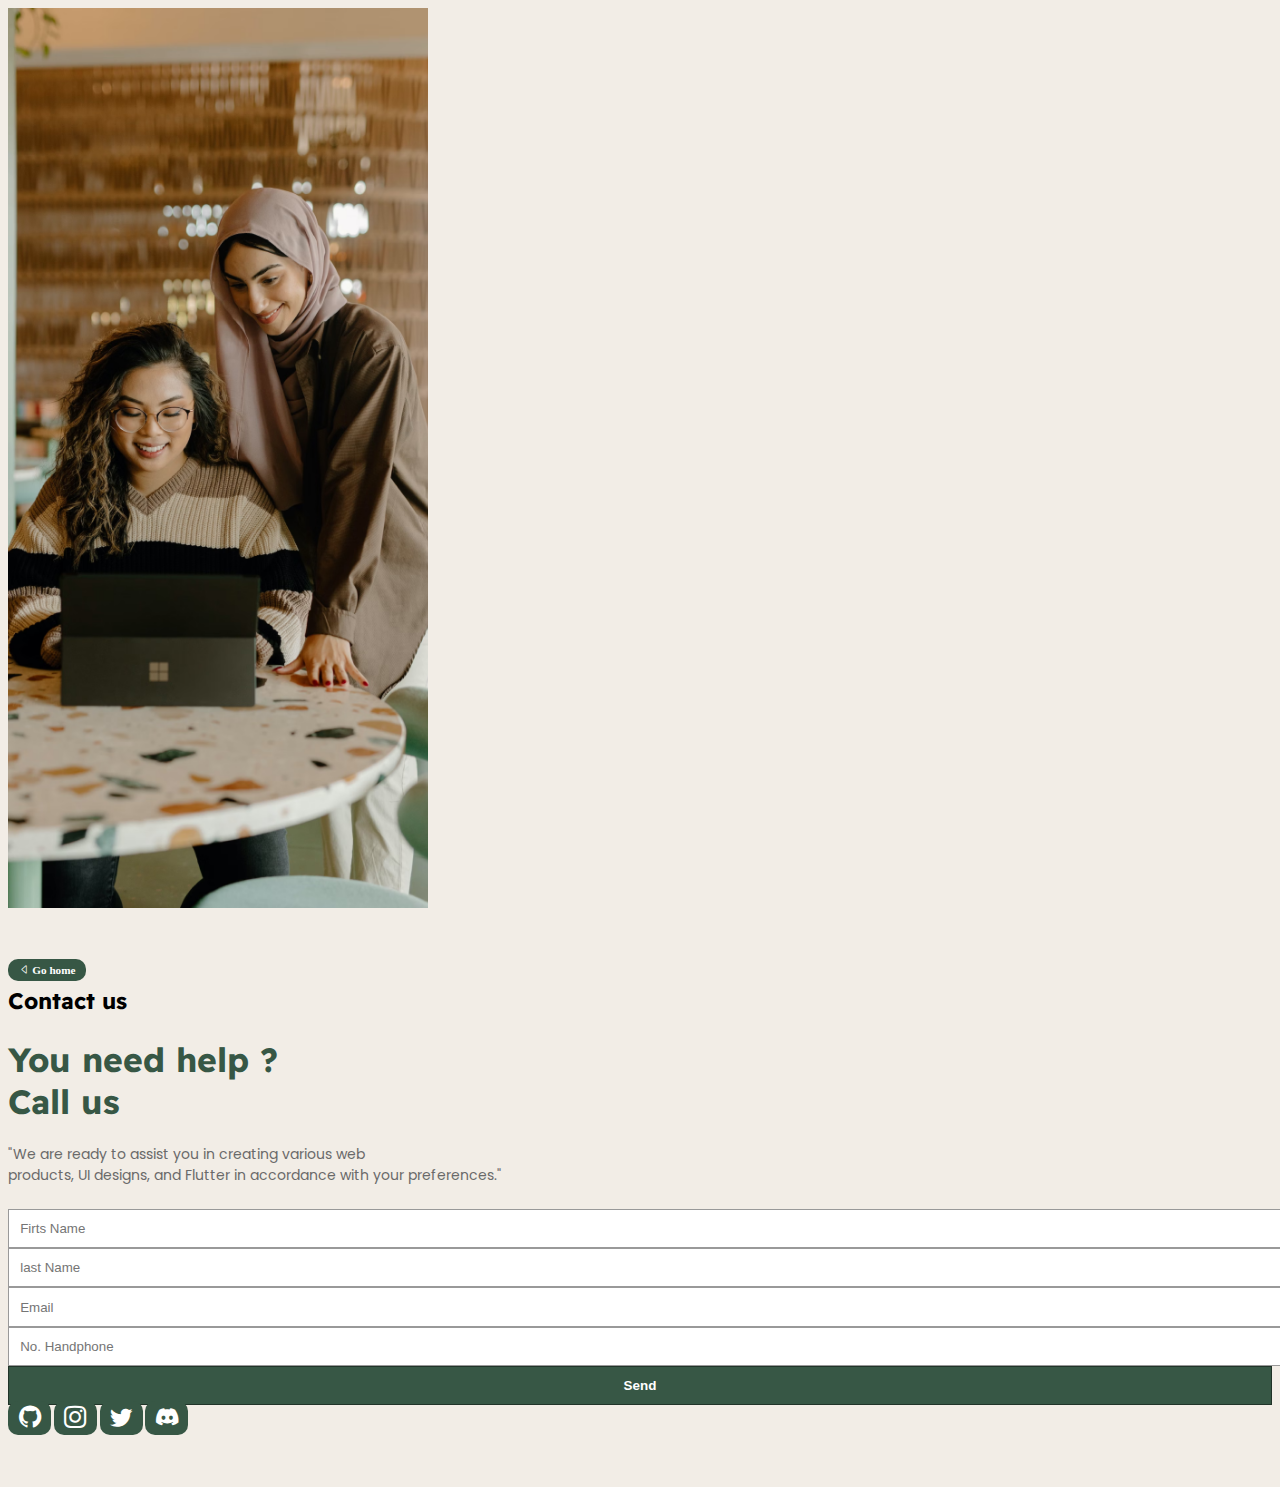
<file: page/contact.html>
<!DOCTYPE html>
<html lang="en">
  <head>
    <meta charset="utf-8" />
    <meta name="viewport" content="width=device-width, initial-scale=1" />
    <title>WORSHIPME.</title>
    <link
      href="https://cdn.jsdelivr.net/npm/bootstrap@5.3.2/dist/css/bootstrap.min.css"
      rel="stylesheet"
      integrity="sha384-T3c6CoIi6uLrA9TneNEoa7RxnatzjcDSCmG1MXxSR1GAsXEV/Dwwykc2MPK8M2HN"
      crossorigin="anonymous"
    />
    <!-- font -->
    <link rel="preconnect" href="https://fonts.googleapis.com" />
    <link rel="preconnect" href="https://fonts.gstatic.com" crossorigin />
    <link
      href="https://fonts.googleapis.com/css2?family=Inter:wght@200;300;400;500;600;700&family=Poppins:ital,wght@0,300;0,400;0,500;0,600;0,700;1,300;1,400;1,500;1,600&family=Readex+Pro:wght@400;500;600;700&display=swap"
      rel="stylesheet"
    />
    <!-- logo icon style -->
    <link rel="stylesheet" href="../style/contact.css" />
    <link rel="icon" href="../assets/img/logo.png" />
    <link
      rel="stylesheet"
      href="https://cdn.jsdelivr.net/npm/bootstrap-icons@1.11.1/font/bootstrap-icons.css"
    />
    <link
      rel="stylesheet"
      href="https://cdnjs.cloudflare.com/ajax/libs/font-awesome/6.4.2/css/all.min.css"
      integrity="sha512-z3gLpd7yknf1YoNbCzqRKc4qyor8gaKU1qmn+CShxbuBusANI9QpRohGBreCFkKxLhei6S9CQXFEbbKuqLg0DA=="
      crossorigin="anonymous"
      referrerpolicy="no-referrer"
    />

    <!-- script -->
  </head>
  <body>
    <section class="contact">
      <div class="container">
        <div class="row">
          <div class="col-md-6 left text-center">
            <img
              src="../assets/img/contact-us.png"
              alt="contact"
              class="img-left"
            />
            <img
              src="../assets/img/contact-new.png"
              alt="contact"
              class="img-2 img-thumbnail"
            />
          </div>
          <div class="col-md-6 right">
            <a href="../index.html"><i class="bi bi-caret-left"></i> Go home</a>
            <div class="header">
              <span>Contact us</span>
              <h1>
                You need help ? <br />
                Call us
              </h1>
              <p>
                "We are ready to assist you in creating various web <br />
                products, UI designs, and Flutter in accordance with your
                preferences."
              </p>
            </div>

            <form action="" class="quest">
              <div class="top d-flex align-items-center gap-3">
                <input
                  type="text"
                  class="name"
                  id="name"
                  placeholder="Firts Name"
                />
                <input
                  type="text"
                  class="name"
                  id="name"
                  placeholder="last Name"
                />
              </div>
              <div class="mid d-flex flex-column gap-2 mt-4">
                <input
                  type="email"
                  class="name"
                  id="name"
                  placeholder="Email"
                />
                <input
                  type="number"
                  class="name mt-4"
                  id="name"
                  placeholder="No. Handphone"
                />
                <button class="btn mt-4">Send</button>
              </div>
            </form>
            <div class="contact-sosmed mt-5 text-center">
              <a href="#" class="link"><i class="bi bi-github"></i></a>
              <a href="#" class="link"><i class="bi bi-instagram"></i></a>
              <a href="#" class="link"><i class="bi bi-twitter"></i></a>
              <a href="#" class="link"><i class="bi bi-discord"></i></a>
            </div>
          </div>
        </div>
      </div>
    </section>
    <script
      src="https://cdn.jsdelivr.net/npm/bootstrap@5.3.2/dist/js/bootstrap.bundle.min.js"
      integrity="sha384-C6RzsynM9kWDrMNeT87bh95OGNyZPhcTNXj1NW7RuBCsyN/o0jlpcV8Qyq46cDfL"
      crossorigin="anonymous"
    ></script>
  </body>
</html>
</file>
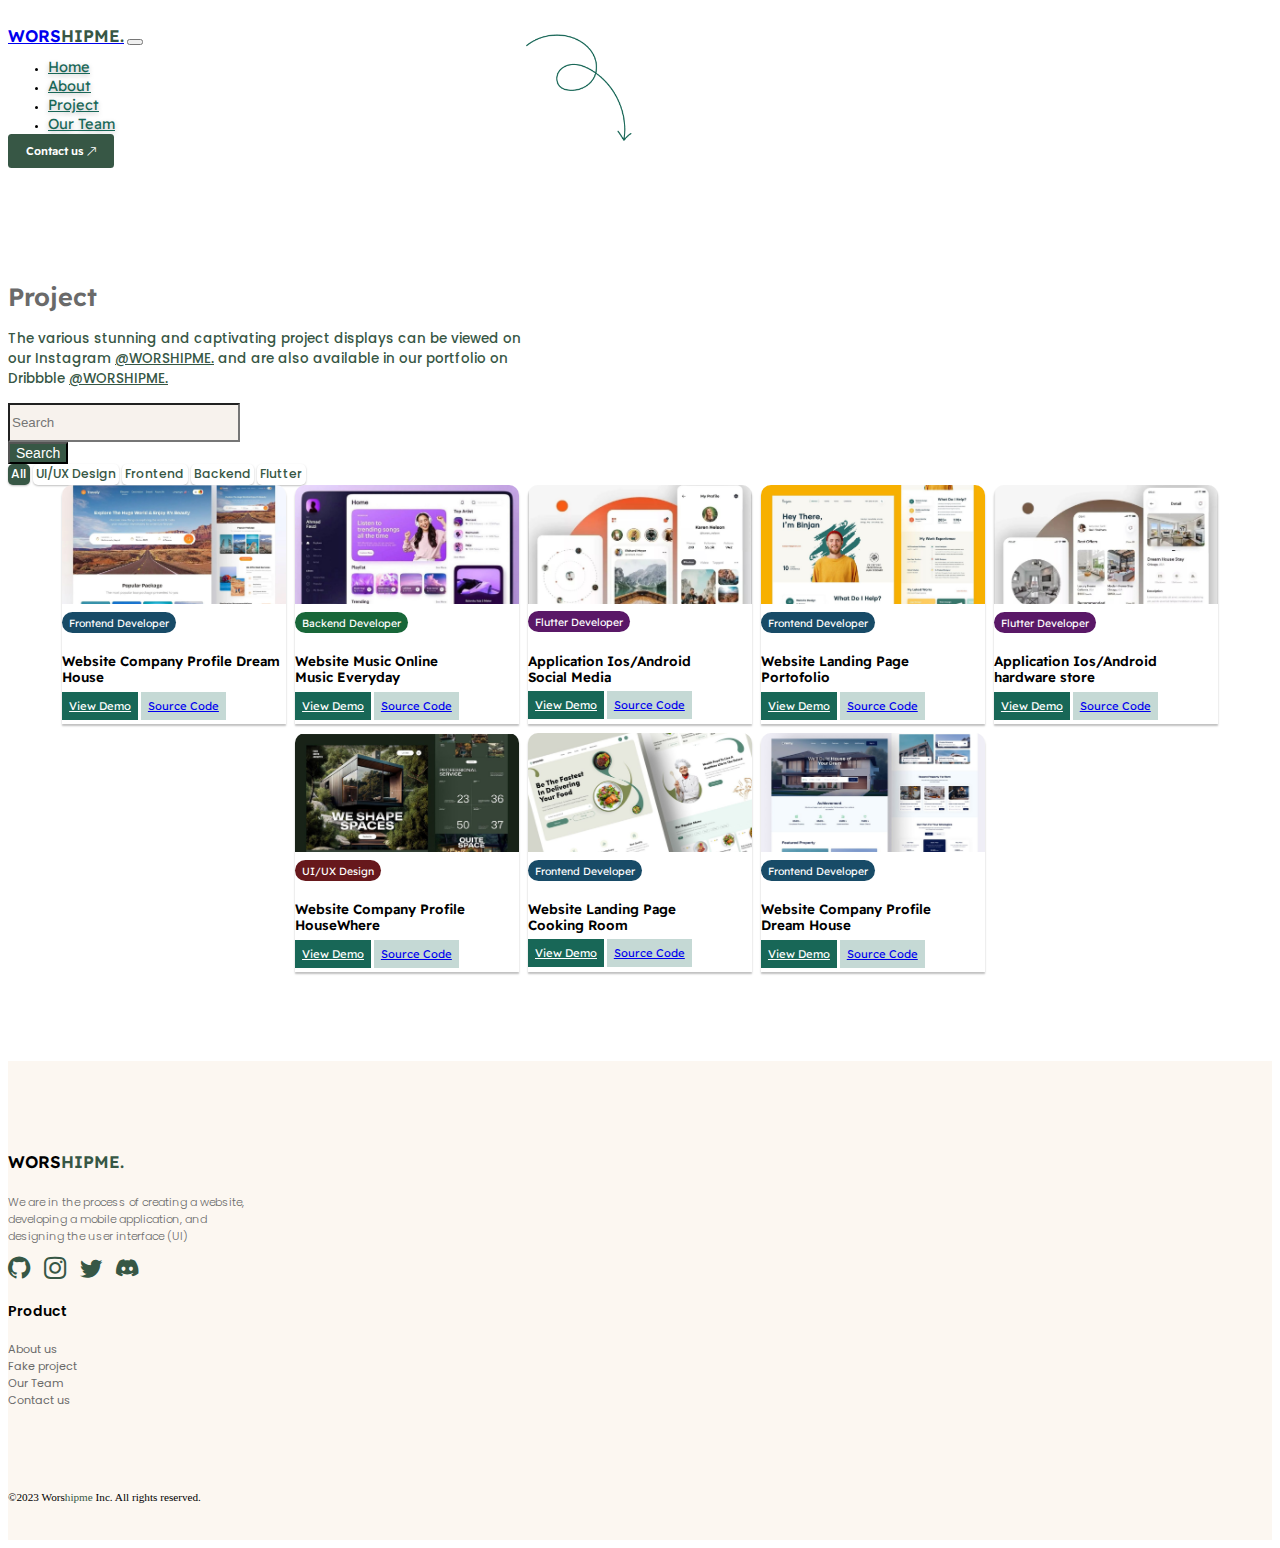
<file: page/project.html>
<!DOCTYPE html>
<html lang="en">
  <head>
    <meta charset="utf-8" />
    <meta name="viewport" content="width=device-width, initial-scale=1" />
    <title>WORSHIPME.</title>
    <link
      href="https://cdn.jsdelivr.net/npm/bootstrap@5.3.2/dist/css/bootstrap.min.css"
      rel="stylesheet"
      integrity="sha384-T3c6CoIi6uLrA9TneNEoa7RxnatzjcDSCmG1MXxSR1GAsXEV/Dwwykc2MPK8M2HN"
      crossorigin="anonymous"
    />
    <!-- font -->
    <link rel="preconnect" href="https://fonts.googleapis.com" />
    <link rel="preconnect" href="https://fonts.gstatic.com" crossorigin />
    <link
      href="https://fonts.googleapis.com/css2?family=Inter:wght@200;300;400;500;600;700&family=Poppins:ital,wght@0,300;0,400;0,500;0,600;0,700;1,300;1,400;1,500;1,600&family=Readex+Pro:wght@400;500;600;700&display=swap"
      rel="stylesheet"
    />
    <!-- logo icon style -->
    <link rel="stylesheet" href="../style/style.css" />
    <link rel="stylesheet" href="../style/about.css" />
    <link rel="stylesheet" href="../style/project.css" />
    <link rel="icon" href="../assets/img/logo.png" />
    <link
      rel="stylesheet"
      href="https://cdn.jsdelivr.net/npm/bootstrap-icons@1.11.1/font/bootstrap-icons.css"
    />
    <link
      rel="stylesheet"
      href="https://cdnjs.cloudflare.com/ajax/libs/font-awesome/6.4.2/css/all.min.css"
      integrity="sha512-z3gLpd7yknf1YoNbCzqRKc4qyor8gaKU1qmn+CShxbuBusANI9QpRohGBreCFkKxLhei6S9CQXFEbbKuqLg0DA=="
      crossorigin="anonymous"
      referrerpolicy="no-referrer"
    />

    <!-- script -->
    <script src="../js/project.js" defer></script>
  </head>
  <body>
    <!-- navbar star -->
    <nav class="navbar navbar-expand-lg bg-transparent fixed-top">
      <div class="container">
        <a class="navbar-brand me-5" href="#">WORS<span>HIPME.</span></a>
        <button
          class="navbar-toggler"
          type="button"
          data-bs-toggle="collapse"
          data-bs-target="#navbarText"
          aria-controls="navbarText"
          aria-expanded="false"
          aria-label="Toggle navigation"
        >
          <span class="navbar-toggler-icon"></span>
        </button>
        <div class="collapse navbar-collapse" id="navbarText">
          <ul class="navbar-nav mx-auto mb-4 mb-lg-0">
            <li class="nav-item me-4">
              <a class="nav-link" aria-current="page" href="../index.html"
                >Home</a
              >
            </li>
            <li class="nav-item me-4">
              <a class="nav-link" href="about.html">About</a>
            </li>
            <li class="nav-item me-4">
              <a class="nav-link" href="project.html">Project</a>
            </li>
            <li class="nav-item me-4">
              <a class="nav-link" href="team.html">Our Team</a>
            </li>
          </ul>
          <span class="navbar-button">
            <a href="contact.html"
              >Contact us <i class="bi bi-arrow-up-right"></i
            ></a>
          </span>
        </div>
      </div>
    </nav>
    <!-- navbar end -->

    <!-- project section start -->
    <section id="project-us" class="project-us">
      <div class="container">
        <div class="header-project-us position-relative">
          <div class="text">
            <h1>Project</h1>
            <p>
              The various stunning and captivating project displays can be
              viewed on our Instagram <a href="#">@WORSHIPME.</a> and are also
              available in our portfolio on Dribbble <a href="#">@WORSHIPME.</a>
            </p>
            <img
              src="../assets/img/project-line.png"
              alt="line"
              class="img-project"
            />
          </div>
          <div class="project-input d-flex align-items-center">
            <div class="me-2">
              <input
                type="text"
                id="search-input"
                class="form-control"
                placeholder="Search"
                onkeyup="search()"
              />
            </div>
            <div class="btn-project">
              <button class="btn" id="search" type="submit" onclick="search()">
                Search
              </button>
            </div>
          </div>
          <div class="list-project d-flex mt-4">
            <button data-name="all" class="active">All</button>
            <button data-name="ui">UI/UX Design</button>
            <button data-name="frontend">Frontend</button>
            <button data-name="backend">Backend</button>
            <button data-name="flutter">Flutter</button>
          </div>
        </div>
        <div class="real-project mt-4">
          <div id="filter-card" class="row text-center filter-card">
            <div class="card-project seacrhList" data-name="frontend">
              <div class="header-card img">
                <img
                  src="../assets/img/project/project.png"
                  alt="project"
                  draggable="false"
                />
              </div>
              <div class="card-body">
                <span class="role">Frontend Developer</span>
                <h3>Website Company Profile Dream House</h3>
                <div class="btn-project">
                  <a href="#" class="btn demo">View Demo</a>
                  <a href="#" class="btn code">Source Code</a>
                </div>
              </div>
            </div>

            <div class="card-project seacrhList" data-name="backend">
              <div class="header-card img">
                <img
                  src="../assets/img/project/project-1.png"
                  alt="project"
                  draggable="false"
                />
              </div>
              <div class="card-body">
                <span class="back role">Backend Developer</span>
                <h3>
                  Website Music Online <br />
                  Music Everyday
                </h3>
                <div class="btn-project">
                  <a href="#" class="btn demo">View Demo</a>
                  <a href="#" class="btn code">Source Code</a>
                </div>
              </div>
            </div>

            <div class="card-project seacrhList" data-name="flutter">
              <div class="header-card img">
                <img
                  src="../assets/img/project/project-2.png"
                  alt="project"
                  draggable="false"
                />
              </div>
              <div class="card-body">
                <span class="flut role">Flutter Developer</span>
                <h3>
                  Application Ios/Android <br />
                  Social Media
                </h3>
                <div class="btn-project">
                  <a href="#" class="btn demo">View Demo</a>
                  <a href="#" class="btn code">Source Code</a>
                </div>
              </div>
            </div>

            <div class="card-project seacrhList" data-name="frontend">
              <div class="header-card img">
                <img
                  src="../assets/img/project/project-3.png"
                  alt="project"
                  draggable="false"
                />
              </div>
              <div class="card-body">
                <span class="role">Frontend Developer</span>
                <h3>
                  Website Landing Page <br />
                  Portofolio
                </h3>
                <div class="btn-project">
                  <a href="#" class="btn demo">View Demo</a>
                  <a href="#" class="btn code">Source Code</a>
                </div>
              </div>
            </div>

            <div class="card-project seacrhList" data-name="flutter">
              <div class="header-card img">
                <img
                  src="../assets/img/project/project-4.png"
                  alt="project"
                  draggable="false"
                />
              </div>
              <div class="card-body">
                <span class="flut role">Flutter Developer</span>
                <h3>
                  Application Ios/Android <br />
                  hardware store
                </h3>
                <div class="btn-project">
                  <a href="#" class="btn demo">View Demo</a>
                  <a href="#" class="btn code">Source Code</a>
                </div>
              </div>
            </div>

            <div class="card-project seacrhList" data-name="ui">
              <div class="header-card img">
                <img
                  src="../assets/img/project/project-5.png"
                  alt="project"
                  draggable="false"
                />
              </div>
              <div class="card-body">
                <span class="ui role">UI/UX Design</span>
                <h3>
                  Website Company Profile <br />
                  HouseWhere
                </h3>
                <div class="btn-project">
                  <a href="#" class="btn demo">View Demo</a>
                  <a href="#" class="btn code">Source Code</a>
                </div>
              </div>
            </div>

            <div class="card-project seacrhList" data-name="frontend">
              <div class="header-card img">
                <img
                  src="../assets/img/project/project-6.png"
                  alt="project"
                  draggable="false"
                />
              </div>
              <div class="card-body">
                <span class="role">Frontend Developer</span>
                <h3>
                  Website Landing Page <br />
                  Cooking Room
                </h3>
                <div class="btn-project">
                  <a href="#" class="btn demo">View Demo</a>
                  <a href="#" class="btn code">Source Code</a>
                </div>
              </div>
            </div>

            <div class="card-project seacrhList" data-name="frontend">
              <div class="header-card img">
                <img
                  src="../assets/img/project/project-7.png"
                  alt="project"
                  draggable="false"
                />
              </div>
              <div class="card-body">
                <span class="role">Frontend Developer</span>
                <h3>
                  Website Company Profile <br />
                  Dream House
                </h3>
                <div class="btn-project">
                  <a href="#" class="btn demo">View Demo</a>
                  <a href="#" class="btn code">Source Code</a>
                </div>
              </div>
            </div>
          </div>
        </div>
      </div>
    </section>
    <!-- project section end -->

    <!-- footer section start -->
    <footer>
      <div class="container">
        <div class="top d-flex justify-content-between flex-wrap">
          <div class="list-1">
            <h4>WORS<span>HIPME.</span></h4>
            <p>
              We are in the process of creating a website, developing a mobile
              application, and designing the user interface (UI)
            </p>
            <div class="footer-link">
              <a href="#"><i class="bi bi-github"></i></a>
              <a href="#"><i class="bi bi-instagram"></i></a>
              <a href="#"><i class="bi bi-twitter"></i></a>
              <a href="#"><i class="bi bi-discord"></i></a>
            </div>
          </div>
          <div class="list-2">
            <h4>Product</h4>
            <div class="link d-flex flex-column">
              <a href="#">About us</a>
              <a href="#">Fake project</a>
              <a href="#">Our Team</a>
              <a href="#">Contact us</a>
            </div>
          </div>
        </div>
        <div class="last text-center">
          <h6>&copy;2023 Wors<span>hipme</span> Inc. All rights reserved.</h6>
        </div>
      </div>
    </footer>

    <!-- footer section end -->
    <script
      src="https://cdn.jsdelivr.net/npm/bootstrap@5.3.2/dist/js/bootstrap.bundle.min.js"
      integrity="sha384-C6RzsynM9kWDrMNeT87bh95OGNyZPhcTNXj1NW7RuBCsyN/o0jlpcV8Qyq46cDfL"
      crossorigin="anonymous"
    ></script>
    <script>
      const navbar = document.getElementsByTagName("nav")[0];
      const canvas = document.querySelector(".offcanvas");
      window.addEventListener("scroll", function () {
        console.log(window.scrollY);
        if (this.window.scrollY > 1) {
          navbar.classList.replace("bg-transparent", "nav-color");
        } else if (this.window.scrollY <= 0) {
          navbar.classList.replace("nav-color", "bg-transparent");
        }
      });
    </script>
  </body>
</html>
</file>
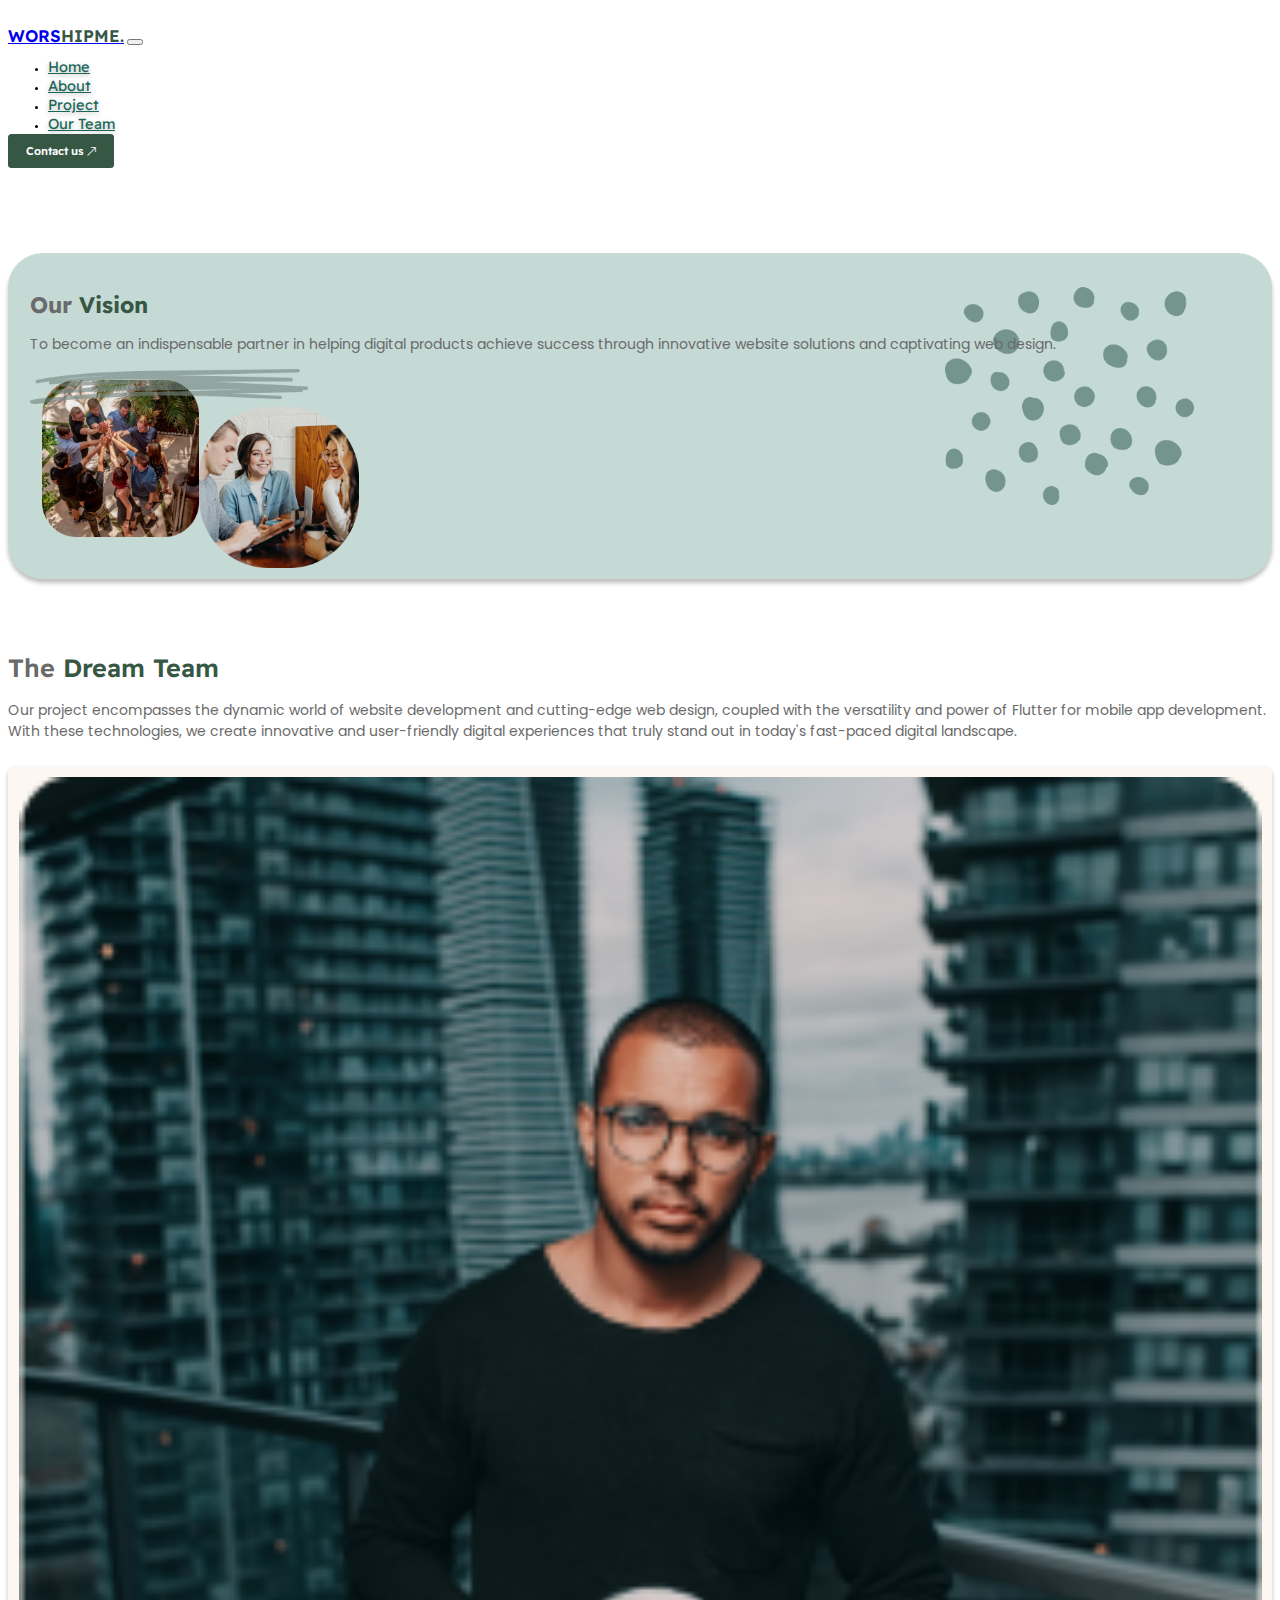
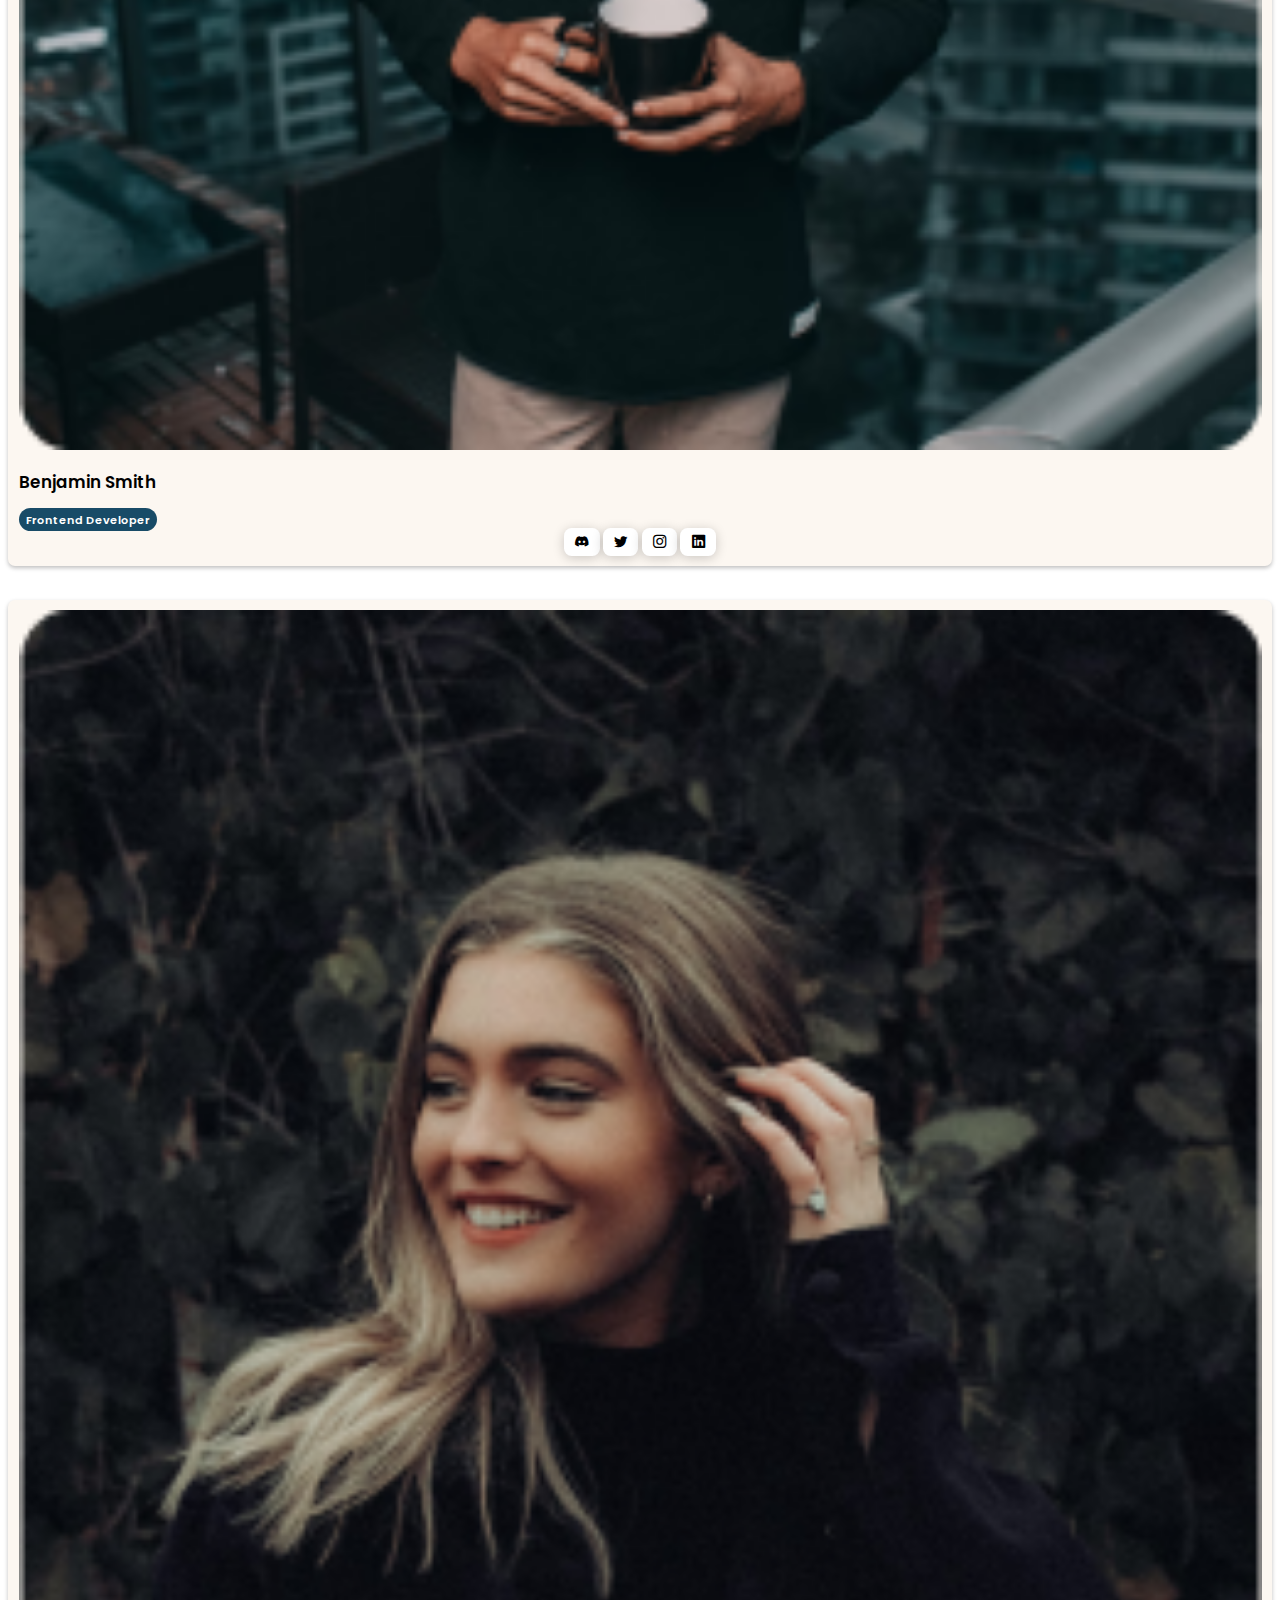
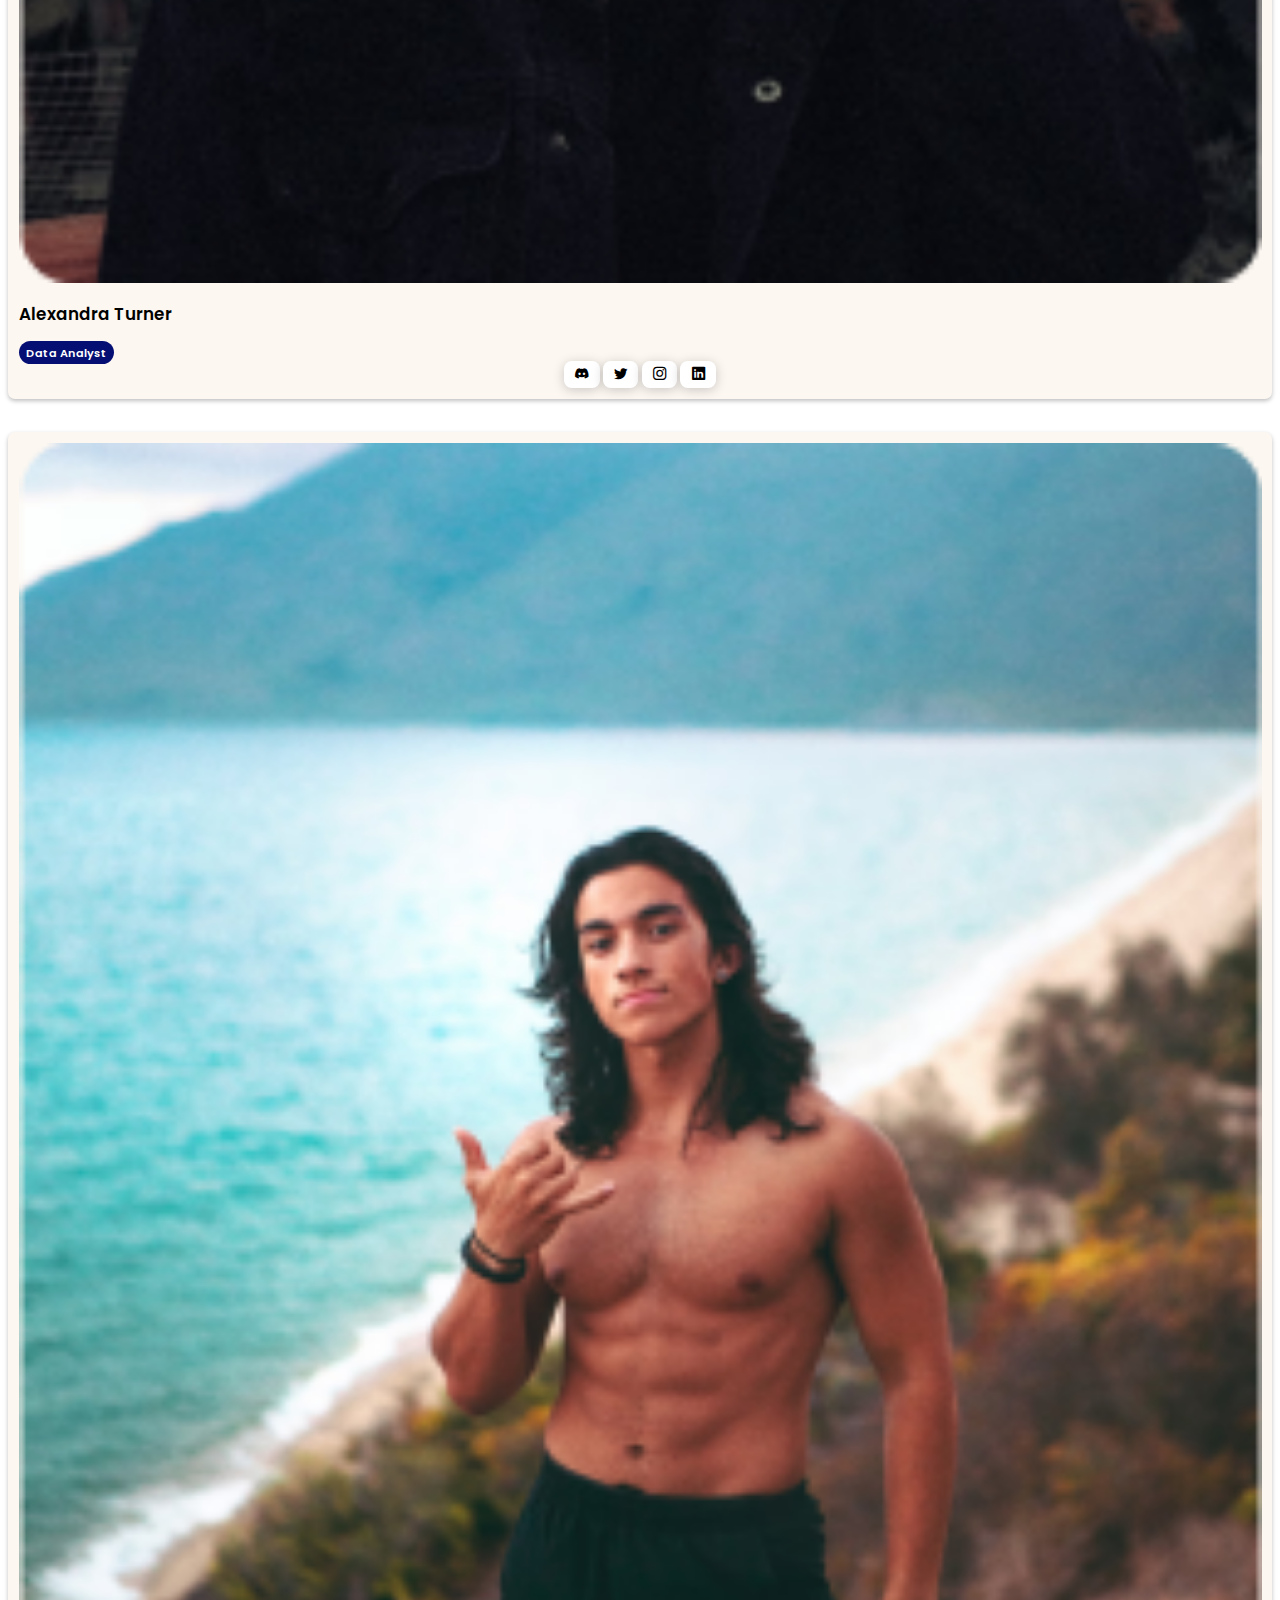
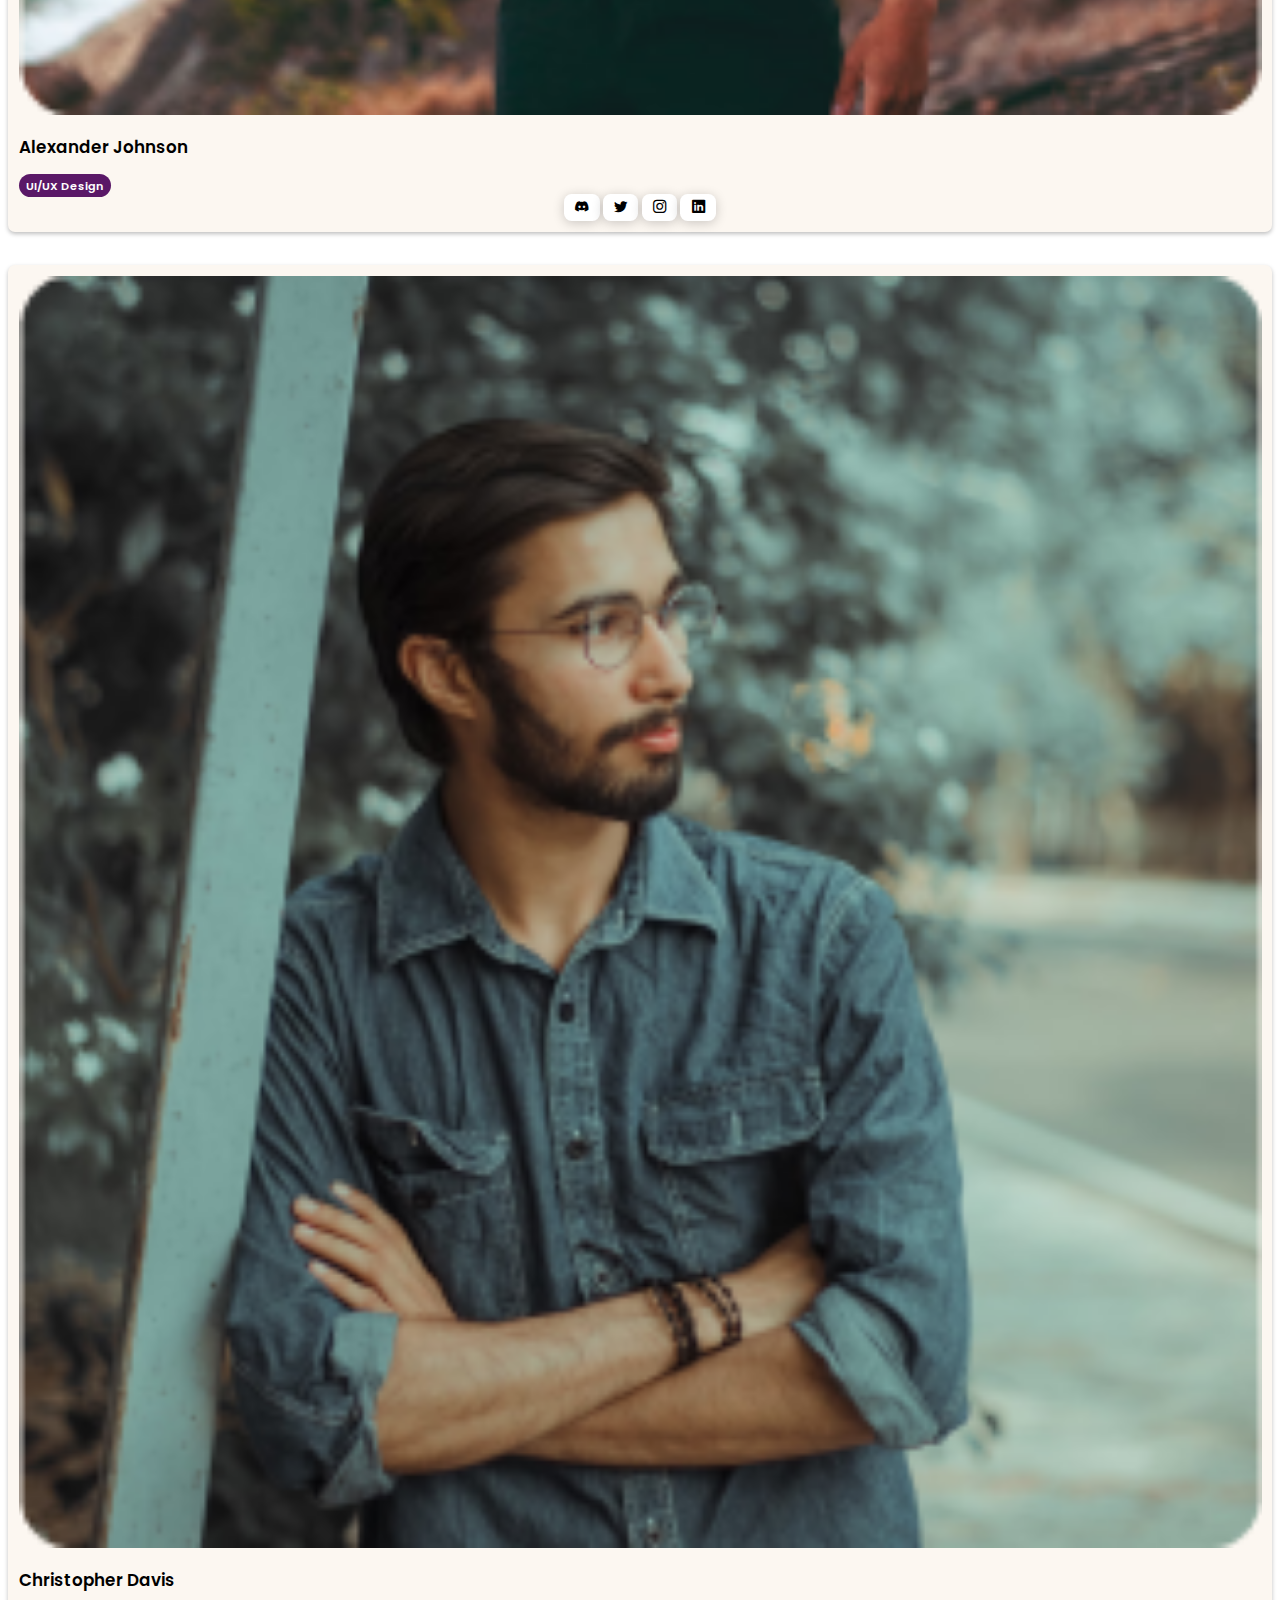
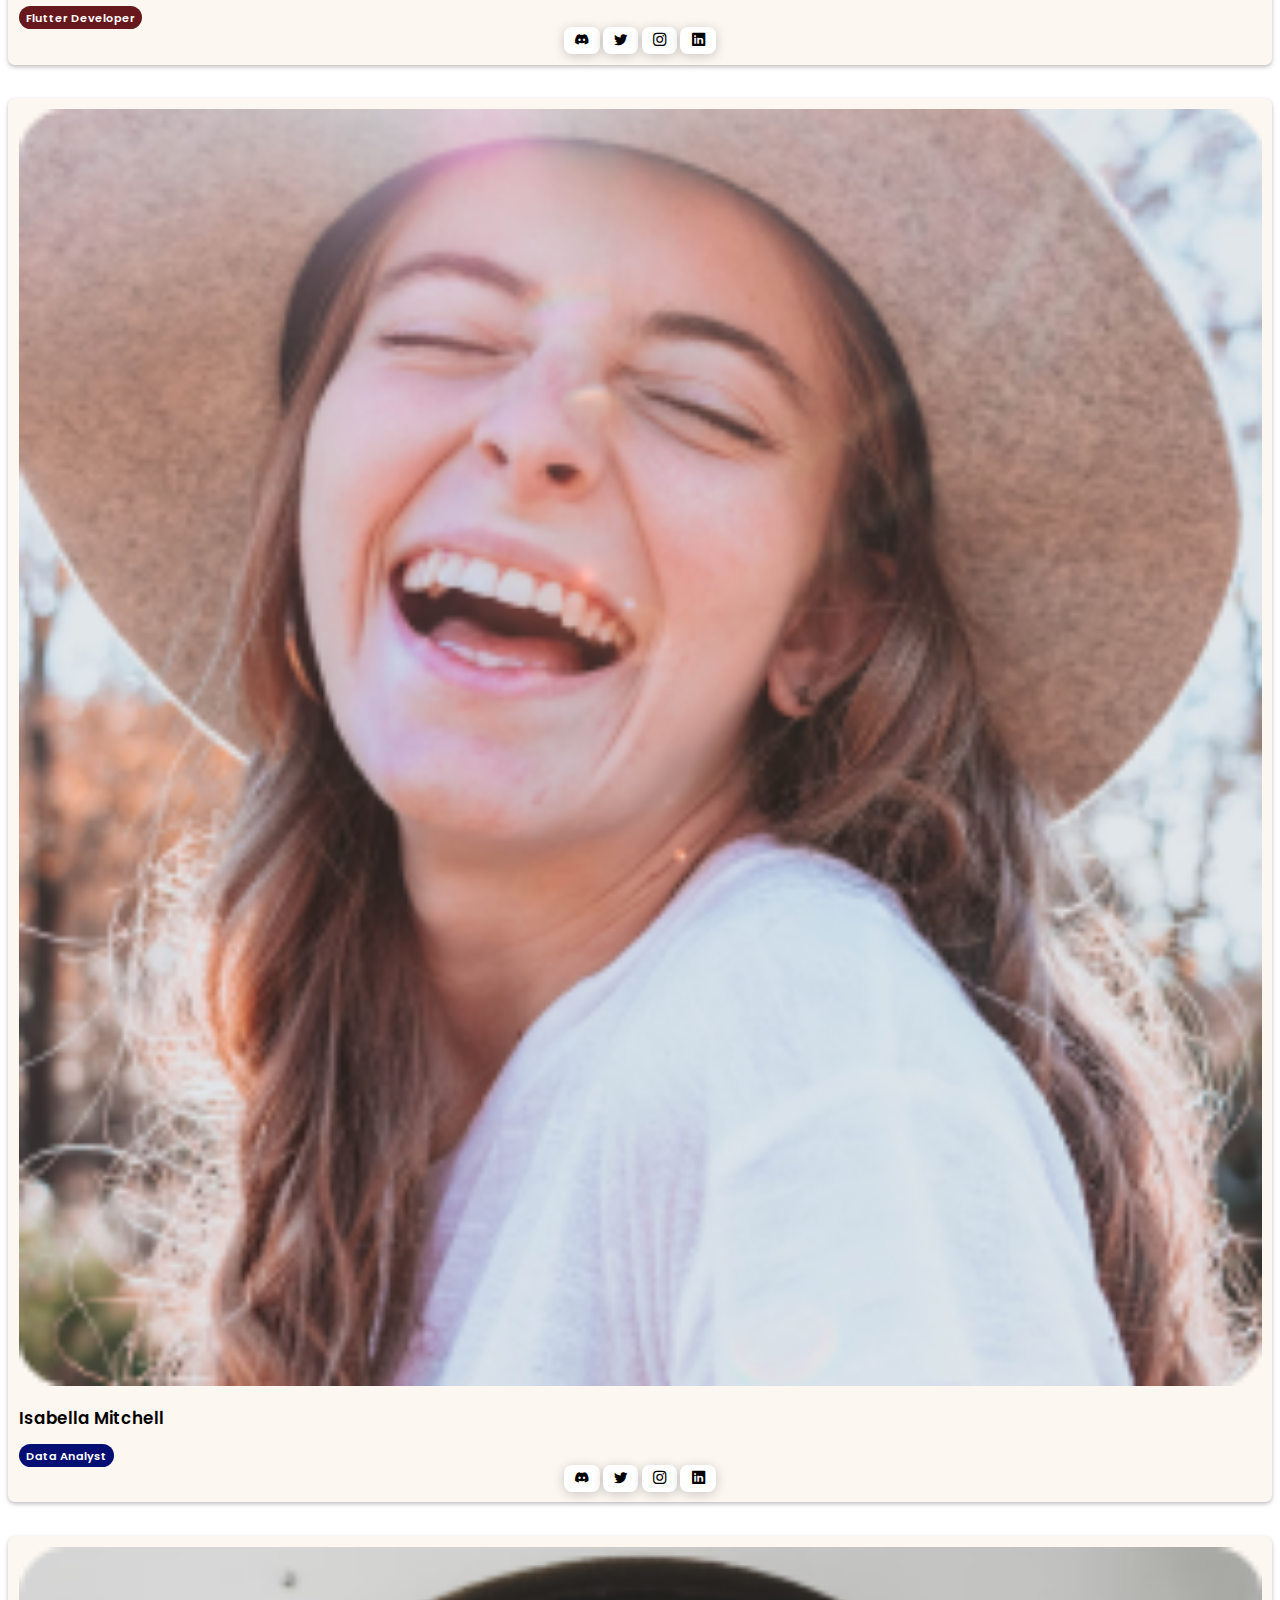
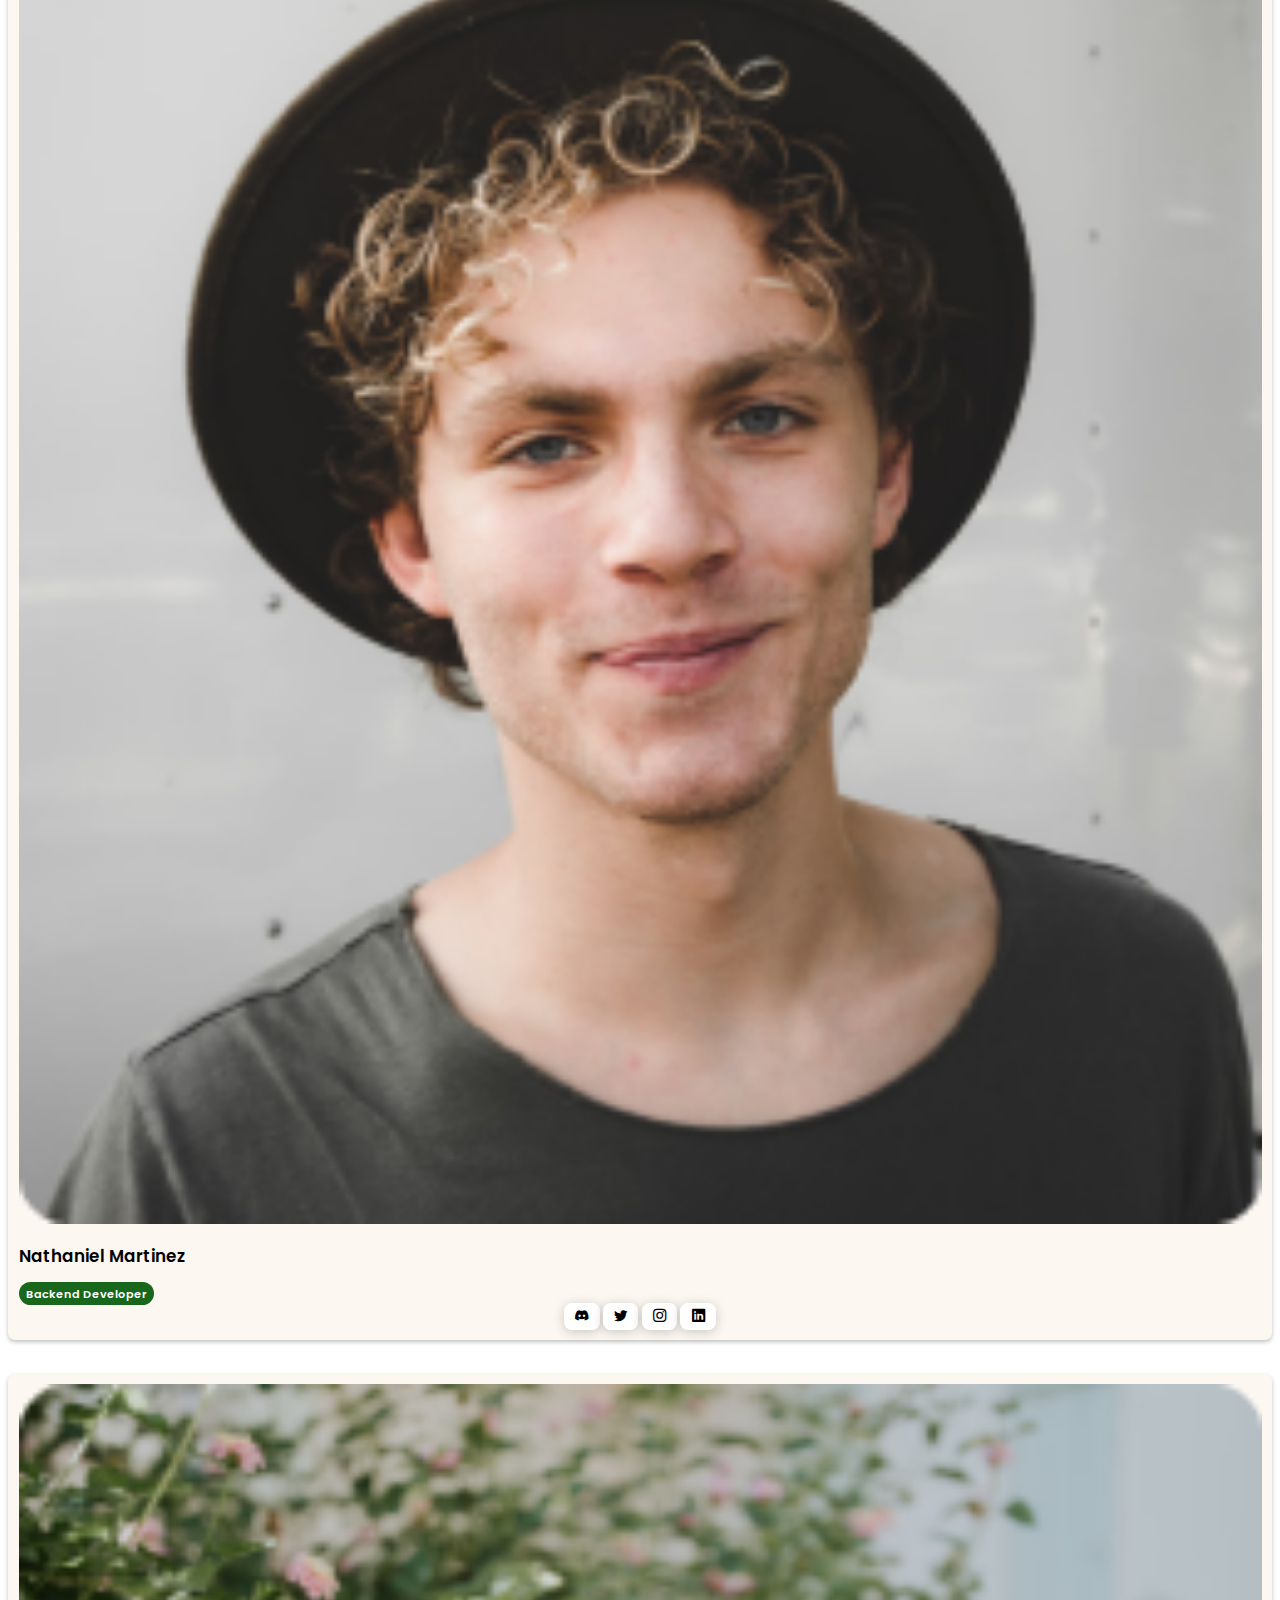
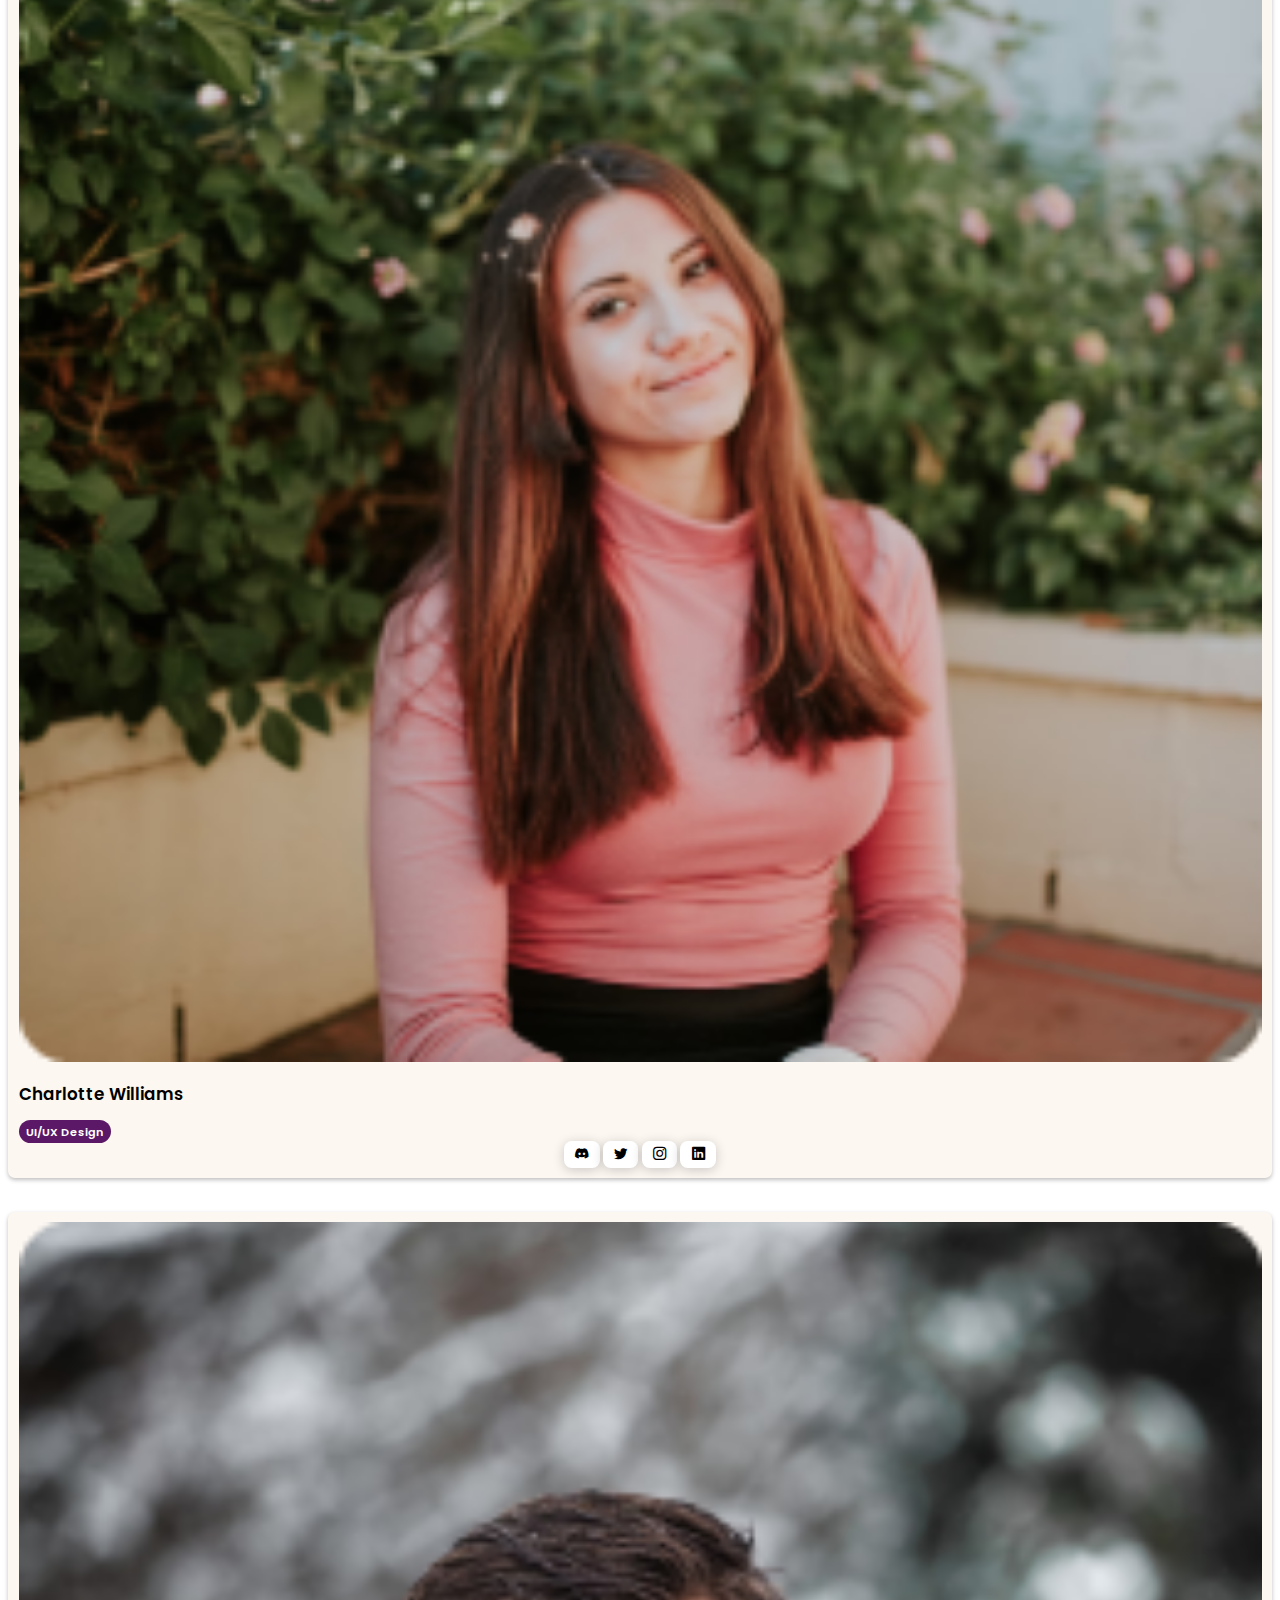
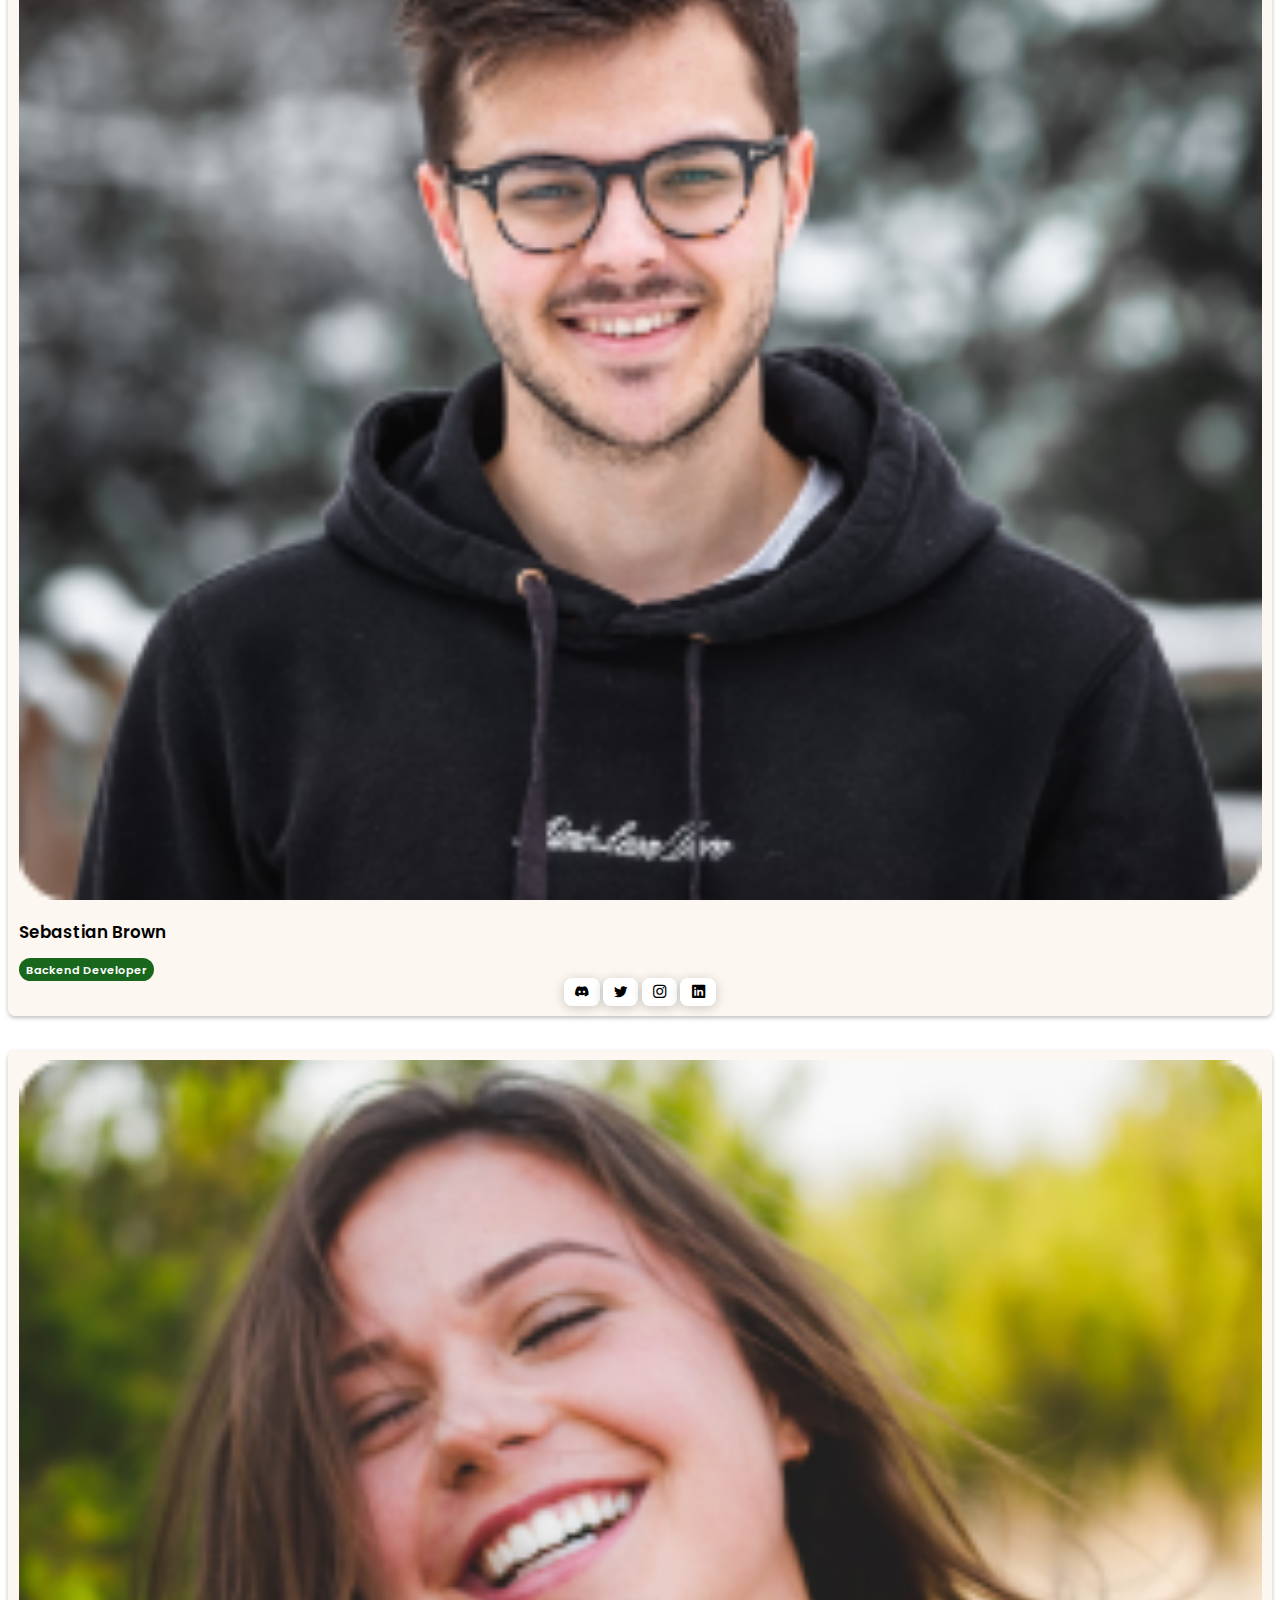
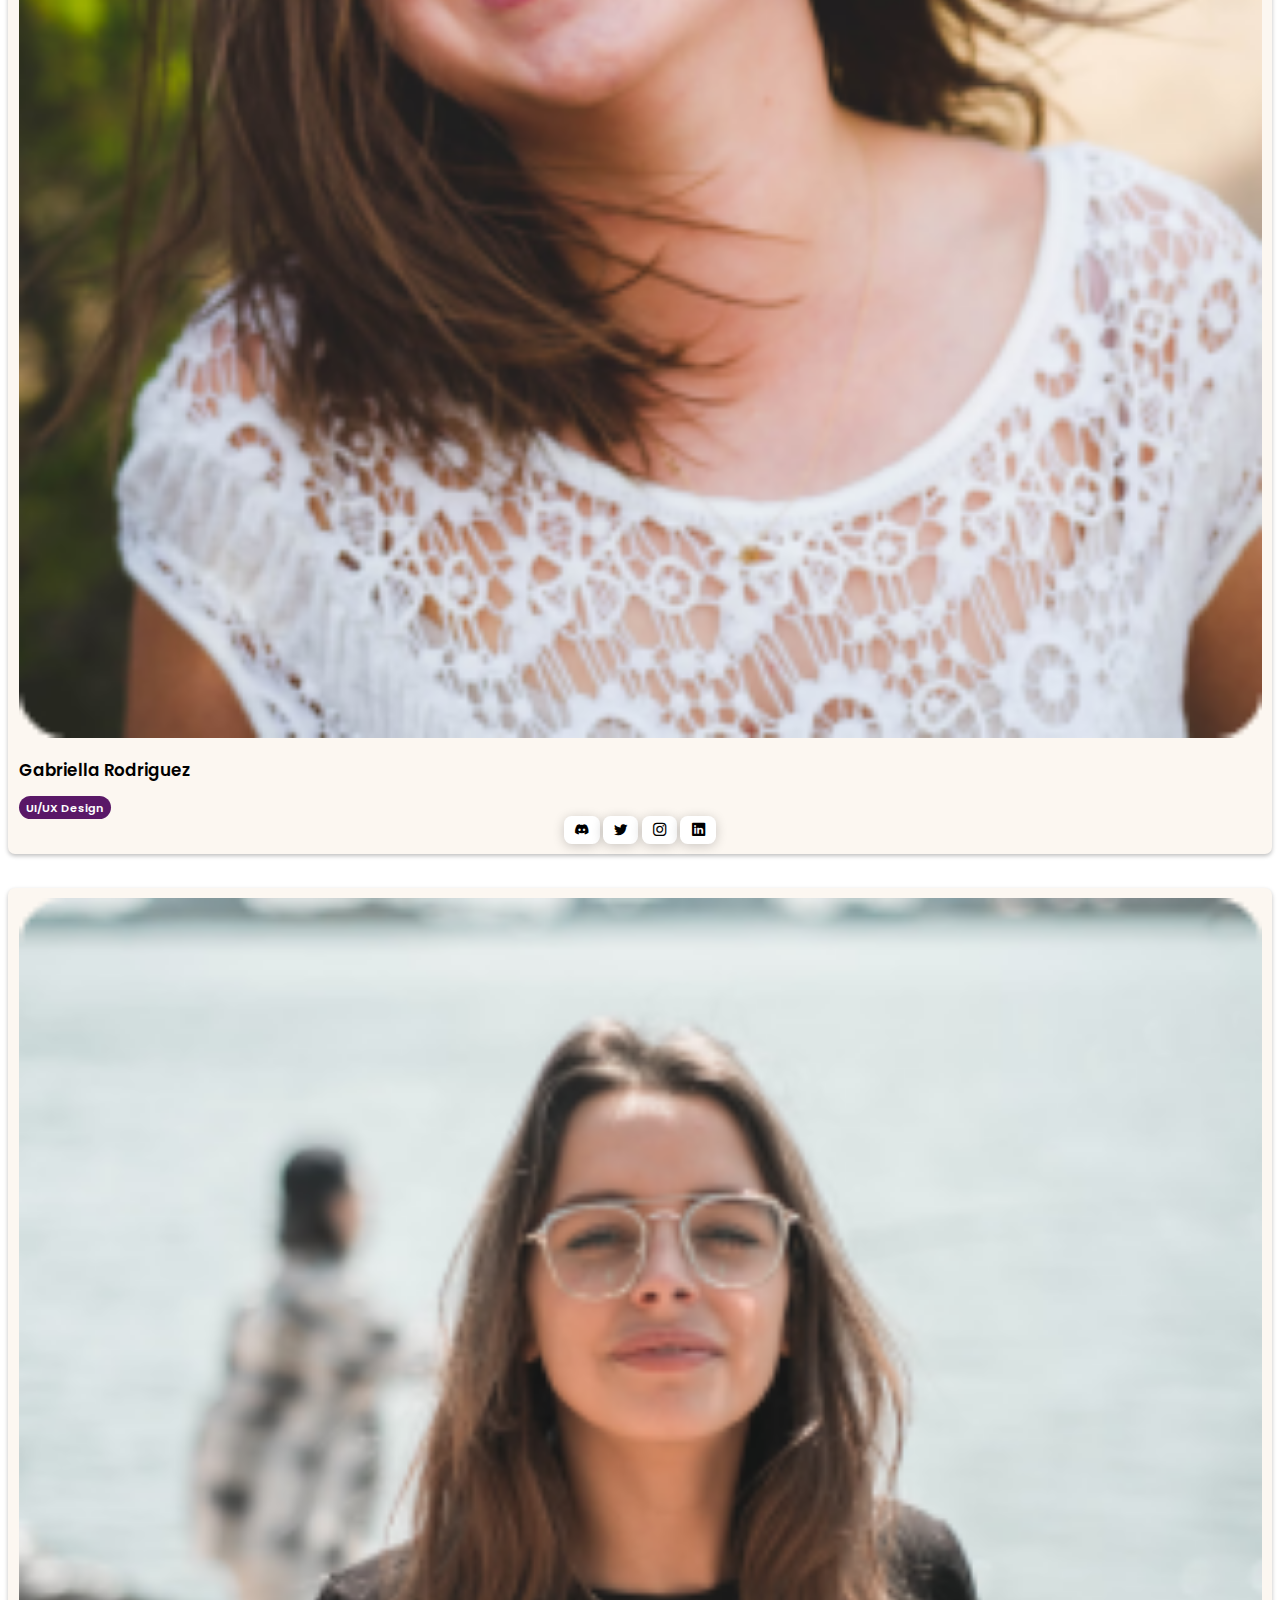
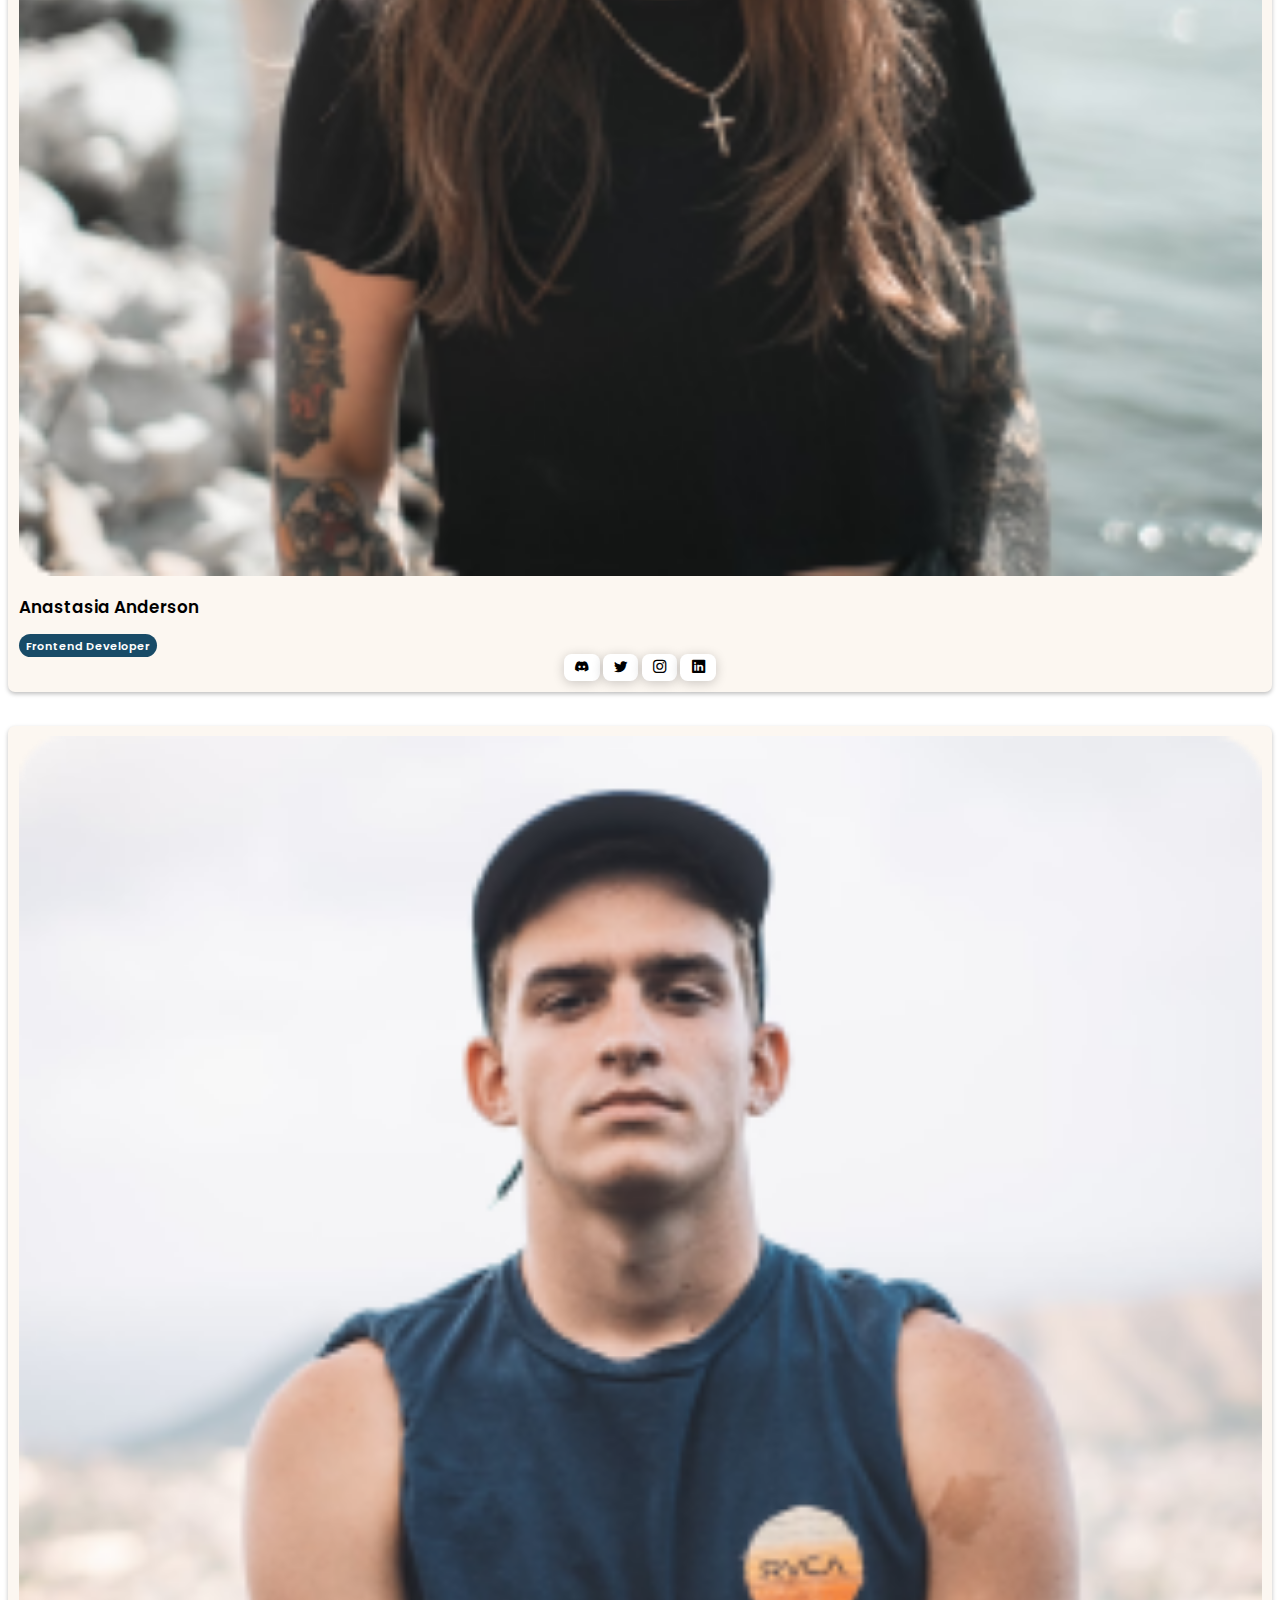
<file: page/team.html>
<!DOCTYPE html>
<html lang="en">
  <head>
    <meta charset="utf-8" />
    <meta name="viewport" content="width=device-width, initial-scale=1" />
    <title>WORSHIPME.</title>
    <link
      href="https://cdn.jsdelivr.net/npm/bootstrap@5.3.2/dist/css/bootstrap.min.css"
      rel="stylesheet"
      integrity="sha384-T3c6CoIi6uLrA9TneNEoa7RxnatzjcDSCmG1MXxSR1GAsXEV/Dwwykc2MPK8M2HN"
      crossorigin="anonymous"
    />
    <!-- font -->
    <link rel="preconnect" href="https://fonts.googleapis.com" />
    <link rel="preconnect" href="https://fonts.gstatic.com" crossorigin />
    <link
      href="https://fonts.googleapis.com/css2?family=Inter:wght@200;300;400;500;600;700&family=Poppins:ital,wght@0,300;0,400;0,500;0,600;0,700;1,300;1,400;1,500;1,600&family=Readex+Pro:wght@400;500;600;700&display=swap"
      rel="stylesheet"
    />
    <!-- logo icon style -->
    <link rel="stylesheet" href="../style/style.css" />
    <link rel="stylesheet" href="../style/about.css" />
    <link rel="stylesheet" href="../style/project.css" />
    <link rel="stylesheet" href="../style/team.css" />
    <link rel="icon" href="../assets/img/logo.png" />
    <link
      rel="stylesheet"
      href="https://cdn.jsdelivr.net/npm/bootstrap-icons@1.11.1/font/bootstrap-icons.css"
    />
    <link
      rel="stylesheet"
      href="https://cdnjs.cloudflare.com/ajax/libs/font-awesome/6.4.2/css/all.min.css"
      integrity="sha512-z3gLpd7yknf1YoNbCzqRKc4qyor8gaKU1qmn+CShxbuBusANI9QpRohGBreCFkKxLhei6S9CQXFEbbKuqLg0DA=="
      crossorigin="anonymous"
      referrerpolicy="no-referrer"
    />

    <!-- script -->
    <script src="../js/project.js" defer></script>
  </head>
  <body>
    <!-- navbar star -->
    <nav class="navbar navbar-expand-lg bg-transparent fixed-top">
      <div class="container">
        <a class="navbar-brand me-5" href="#">WORS<span>HIPME.</span></a>
        <button
          class="navbar-toggler"
          type="button"
          data-bs-toggle="collapse"
          data-bs-target="#navbarText"
          aria-controls="navbarText"
          aria-expanded="false"
          aria-label="Toggle navigation"
        >
          <span class="navbar-toggler-icon"></span>
        </button>
        <div class="collapse navbar-collapse" id="navbarText">
          <ul class="navbar-nav mx-auto mb-4 mb-lg-0">
            <li class="nav-item me-4">
              <a class="nav-link" aria-current="page" href="../index.html"
                >Home</a
              >
            </li>
            <li class="nav-item me-4">
              <a class="nav-link" href="about.html">About</a>
            </li>
            <li class="nav-item me-4">
              <a class="nav-link" href="project.html">Project</a>
            </li>
            <li class="nav-item me-4">
              <a class="nav-link" href="team.html">Our Team</a>
            </li>
          </ul>
          <span class="navbar-button">
            <a href="contact.html"
              >Contact us <i class="bi bi-arrow-up-right"></i
            ></a>
          </span>
        </div>
      </div>
    </nav>
    <!-- navbar end -->

    <!-- team section start -->
    <section id="team" class="team-us">
      <div class="container">
        <div class="header-team-us">
          <div class="row top">
            <div class="col-md-7 nice">
              <h1>Our <span>Vision</span></h1>
              <p>
                To become an indispensable partner in helping digital products
                achieve success through innovative website solutions and
                captivating web design.
              </p>
              <img src="../assets/img/line-team.png" alt="line" class="left" />
            </div>
            <div class="col-md-5">
              <div class="out">
                <img
                  src="../assets/img/team/top-1.png"
                  alt="top"
                  class="img-1"
                />
                <img
                  src="../assets/img/team/top-2.png"
                  alt="top"
                  class="img-2"
                />
              </div>
              <div class="side">
                <img
                  src="../assets/img/team/top-3.png"
                  alt="top"
                  class="img-3"
                />
              </div>
            </div>
          </div>
          <div class="bot text-center">
            <h1>The <span>Dream Team</span></h1>
            <p>
              Our project encompasses the dynamic world of website development
              and cutting-edge web design, coupled with the versatility and
              power of Flutter for mobile app development. With these
              technologies, we create innovative and user-friendly digital
              experiences that truly stand out in today's fast-paced digital
              landscape.
            </p>
          </div>
        </div>
        <div
          class="row row-cols-lg-4 row-cols-md-3 row-cols-sm-2 row-cols-2 justify-content-center g-3 real-team"
        >
          <div class="col">
            <div class="card-team text-center">
              <div class="card-header">
                <img src="../assets/img/team/face-1.png" alt="face" />
              </div>
              <div class="card-body mt-3">
                <div class="text">
                  <h3>Benjamin Smith</h3>
                  <span class="front">Frontend Developer</span>
                </div>
                <div class="sosmed mt-4">
                  <a href="#"><i class="bi bi-discord"></i></a>
                  <a href="#"><i class="bi bi-twitter"></i></a>
                  <a href="#"><i class="bi bi-instagram"></i></a>
                  <a href="#"><i class="bi bi-linkedin"></i></a>
                </div>
              </div>
            </div>
          </div>
          <div class="col">
            <div class="card-team text-center">
              <div class="card-header">
                <img src="../assets/img/team/face-2.png" alt="face" />
              </div>
              <div class="card-body mt-3">
                <div class="text">
                  <h3>Alexandra Turner</h3>
                  <span class="data">Data Analyst</span>
                </div>
                <div class="sosmed mt-4">
                  <a href="#"><i class="bi bi-discord"></i></a>
                  <a href="#"><i class="bi bi-twitter"></i></a>
                  <a href="#"><i class="bi bi-instagram"></i></a>
                  <a href="#"><i class="bi bi-linkedin"></i></a>
                </div>
              </div>
            </div>
          </div>
          <div class="col">
            <div class="card-team text-center">
              <div class="card-header">
                <img src="../assets/img/team/face-3.png" alt="face" />
              </div>
              <div class="card-body mt-3">
                <div class="text">
                  <h3>Alexander Johnson</h3>
                  <span class="ui">UI/UX Design</span>
                </div>
                <div class="sosmed mt-4">
                  <a href="#"><i class="bi bi-discord"></i></a>
                  <a href="#"><i class="bi bi-twitter"></i></a>
                  <a href="#"><i class="bi bi-instagram"></i></a>
                  <a href="#"><i class="bi bi-linkedin"></i></a>
                </div>
              </div>
            </div>
          </div>

          <div class="col">
            <div class="card-team text-center">
              <div class="card-header">
                <img src="../assets/img/team/face-4.png" alt="face" />
              </div>
              <div class="card-body mt-3">
                <div class="text">
                  <h3>Christopher Davis</h3>
                  <span class="flut">Flutter Developer</span>
                </div>
                <div class="sosmed mt-4">
                  <a href="#"><i class="bi bi-discord"></i></a>
                  <a href="#"><i class="bi bi-twitter"></i></a>
                  <a href="#"><i class="bi bi-instagram"></i></a>
                  <a href="#"><i class="bi bi-linkedin"></i></a>
                </div>
              </div>
            </div>
          </div>

          <div class="col">
            <div class="card-team text-center">
              <div class="card-header">
                <img src="../assets/img/team/face-5.png" alt="face" />
              </div>
              <div class="card-body mt-3">
                <div class="text">
                  <h3>Isabella Mitchell</h3>
                  <span class="data">Data Analyst</span>
                </div>
                <div class="sosmed mt-4">
                  <a href="#"><i class="bi bi-discord"></i></a>
                  <a href="#"><i class="bi bi-twitter"></i></a>
                  <a href="#"><i class="bi bi-instagram"></i></a>
                  <a href="#"><i class="bi bi-linkedin"></i></a>
                </div>
              </div>
            </div>
          </div>

          <div class="col">
            <div class="card-team text-center">
              <div class="card-header">
                <img src="../assets/img/team/face-6.png" alt="face" />
              </div>
              <div class="card-body mt-3">
                <div class="text">
                  <h3>Nathaniel Martinez</h3>
                  <span class="back">Backend Developer</span>
                </div>
                <div class="sosmed mt-4">
                  <a href="#"><i class="bi bi-discord"></i></a>
                  <a href="#"><i class="bi bi-twitter"></i></a>
                  <a href="#"><i class="bi bi-instagram"></i></a>
                  <a href="#"><i class="bi bi-linkedin"></i></a>
                </div>
              </div>
            </div>
          </div>

          <div class="col">
            <div class="card-team text-center">
              <div class="card-header">
                <img src="../assets/img/team/face-7.png" alt="face" />
              </div>
              <div class="card-body mt-3">
                <div class="text">
                  <h3>Charlotte Williams</h3>
                  <span class="ui">UI/UX Design</span>
                </div>
                <div class="sosmed mt-4">
                  <a href="#"><i class="bi bi-discord"></i></a>
                  <a href="#"><i class="bi bi-twitter"></i></a>
                  <a href="#"><i class="bi bi-instagram"></i></a>
                  <a href="#"><i class="bi bi-linkedin"></i></a>
                </div>
              </div>
            </div>
          </div>

          <div class="col">
            <div class="card-team text-center">
              <div class="card-header">
                <img src="../assets/img/team/face-8.png" alt="face" />
              </div>
              <div class="card-body mt-3">
                <div class="text">
                  <h3>Sebastian Brown</h3>
                  <span class="back">Backend Developer</span>
                </div>
                <div class="sosmed mt-4">
                  <a href="#"><i class="bi bi-discord"></i></a>
                  <a href="#"><i class="bi bi-twitter"></i></a>
                  <a href="#"><i class="bi bi-instagram"></i></a>
                  <a href="#"><i class="bi bi-linkedin"></i></a>
                </div>
              </div>
            </div>
          </div>

          <div class="col">
            <div class="card-team text-center">
              <div class="card-header">
                <img src="../assets/img/team/face-9.png" alt="face" />
              </div>
              <div class="card-body mt-3">
                <div class="text">
                  <h3>Gabriella Rodriguez</h3>
                  <span class="ui">UI/UX Design</span>
                </div>
                <div class="sosmed mt-4">
                  <a href="#"><i class="bi bi-discord"></i></a>
                  <a href="#"><i class="bi bi-twitter"></i></a>
                  <a href="#"><i class="bi bi-instagram"></i></a>
                  <a href="#"><i class="bi bi-linkedin"></i></a>
                </div>
              </div>
            </div>
          </div>

          <div class="col">
            <div class="card-team text-center">
              <div class="card-header">
                <img src="../assets/img/team/face-10.png" alt="face" />
              </div>
              <div class="card-body mt-3">
                <div class="text">
                  <h3>Anastasia Anderson</h3>
                  <span class="front">Frontend Developer</span>
                </div>
                <div class="sosmed mt-4">
                  <a href="#"><i class="bi bi-discord"></i></a>
                  <a href="#"><i class="bi bi-twitter"></i></a>
                  <a href="#"><i class="bi bi-instagram"></i></a>
                  <a href="#"><i class="bi bi-linkedin"></i></a>
                </div>
              </div>
            </div>
          </div>

          <div class="col">
            <div class="card-team text-center">
              <div class="card-header">
                <img src="../assets/img/team/face-11.png" alt="face" />
              </div>
              <div class="card-body mt-3">
                <div class="text">
                  <h3>Michael Harris</h3>
                  <span class="ui">UI/UX Design</span>
                </div>
                <div class="sosmed mt-4">
                  <a href="#"><i class="bi bi-discord"></i></a>
                  <a href="#"><i class="bi bi-twitter"></i></a>
                  <a href="#"><i class="bi bi-instagram"></i></a>
                  <a href="#"><i class="bi bi-linkedin"></i></a>
                </div>
              </div>
            </div>
          </div>

          <div class="col">
            <div class="card-team text-center">
              <div class="card-header">
                <img src="../assets/img/team/face-12.png" alt="face" />
              </div>
              <div class="card-body mt-3">
                <div class="text">
                  <h3>Zachary Lee</h3>
                  <span class="flut">Flutter Developer</span>
                </div>
                <div class="sosmed mt-4">
                  <a href="#"><i class="bi bi-discord"></i></a>
                  <a href="#"><i class="bi bi-twitter"></i></a>
                  <a href="#"><i class="bi bi-instagram"></i></a>
                  <a href="#"><i class="bi bi-linkedin"></i></a>
                </div>
              </div>
            </div>
          </div>
        </div>
      </div>
    </section>
    <!-- team section end -->

    <!-- footer section start -->
    <footer>
      <div class="container">
        <div class="top d-flex justify-content-between flex-wrap">
          <div class="list-1">
            <h4>WORS<span>HIPME.</span></h4>
            <p>
              We are in the process of creating a website, developing a mobile
              application, and designing the user interface (UI)
            </p>
            <div class="footer-link">
              <a href="#"><i class="bi bi-github"></i></a>
              <a href="#"><i class="bi bi-instagram"></i></a>
              <a href="#"><i class="bi bi-twitter"></i></a>
              <a href="#"><i class="bi bi-discord"></i></a>
            </div>
          </div>
          <div class="list-2">
            <h4>Product</h4>
            <div class="link d-flex flex-column">
              <a href="#">About us</a>
              <a href="#">Fake project</a>
              <a href="#">Our Team</a>
              <a href="#">Contact us</a>
            </div>
          </div>
        </div>
        <div class="last text-center">
          <h6>&copy;2023 Wors<span>hipme</span> Inc. All rights reserved.</h6>
        </div>
      </div>
    </footer>

    <!-- footer section end -->
    <script
      src="https://cdn.jsdelivr.net/npm/bootstrap@5.3.2/dist/js/bootstrap.bundle.min.js"
      integrity="sha384-C6RzsynM9kWDrMNeT87bh95OGNyZPhcTNXj1NW7RuBCsyN/o0jlpcV8Qyq46cDfL"
      crossorigin="anonymous"
    ></script>
    <script>
      const navbar = document.getElementsByTagName("nav")[0];
      const canvas = document.querySelector(".offcanvas");
      window.addEventListener("scroll", function () {
        console.log(window.scrollY);
        if (this.window.scrollY > 1) {
          navbar.classList.replace("bg-transparent", "nav-color");
        } else if (this.window.scrollY <= 0) {
          navbar.classList.replace("nav-color", "bg-transparent");
        }
      });
    </script>
  </body>
</html>
</file>
<file: style/style.css>
:root {
  --main-bg-color: #efe6db;
  --text-color: #6a6a6a;
  --text-color2: #375745;
  --heading: "Readex Pro", sans-serif;
  --heading2: "Poppins", sans-serif;
}

/* navbar */
.navbar {
  padding: 1.5rem 0;
  z-index: 999;
}
.nice-color {
  background-color: rgb(255, 244, 230) !important;
  border-bottom: 1px solid var(--text-color2);
}
.navbar .navbar-brand {
  font-family: var(--heading);
  font-size: 1.5rem;
  font-style: normal;
  font-weight: 600;
}
.navbar .navbar-brand span {
  color: var(--text-color2);
}
.navbar .navbar-nav a {
  font-size: 1.25rem;
  font-style: normal;
  font-weight: 400;
  font-family: var(--heading);
  color: #186757;
}
.navbar .navbar-button a {
  text-decoration: none;
  font-size: 1rem;
  font-style: normal;
  font-weight: 600;
  font-family: var(--heading);
  color: white;
  background-color: var(--text-color2);
  padding: 0.875rem 1.5625rem;
  border-radius: 0.3125rem;
}

.nav-color {
  background-color: rgb(255, 244, 230);
  border-bottom: 1px solid var(--text-color2);
  transition: linear 0.4s;
}
/* hero section */
.hero {
  position: relative;
  display: flex;
  justify-content: center;
  align-items: center;
  height: 100vh;
  background-color: var(--main-bg-color);
}
.hero .background {
  display: none;
}
.hero .hero-nice {
  justify-content: center;
  align-items: center;
}
.hero .text-hero span {
  font-size: 1rem;
  font-style: normal;
  font-weight: 500;
  font-family: var(--heading);
  color: var(--text-color);
}
.hero .text-hero h1 {
  font-size: 3.4375rem;
  font-style: normal;
  font-weight: 600;
  color: var(--text-color2);
  font-family: var(--heading);
}
.hero .text-hero p {
  font-size: 1.25rem;
  font-style: normal;
  font-weight: 400;
  font-family: var(--heading2);
  color: var(--text-color);
}
.hero .btn-hero {
  gap: 2rem;
  display: flex;
}
.hero .btn-hero a {
  padding: 1rem 2.5rem;
  font-size: 1.25rem;
  font-style: normal;
  font-weight: 600;
  border-radius: 0.3125rem;
}
.hero .btn-hero .contact {
  background-color: var(--text-color2);
  color: white;
}
.hero .btn-hero .learn {
  background: rgba(155, 186, 169, 0.34);
  color: black;
}
.hero .hero-sosmed a {
  font-size: 3rem;
  color: var(--text-color2);
  margin-right: 1rem;
}
.hero .hero-sosmed a:hover {
  font-size: 3rem;
  color: var(--text-color);
  margin-right: 1rem;
}
.hero .result {
  display: flex;
  align-items: center;
  font-size: 1.25rem;
  font-style: normal;
  font-weight: 700;
  gap: 1rem;
}
.hero .right img {
  height: 100vh;
  width: 60rem;
  object-fit: cover;
  object-position: center;
  position: absolute;
  top: 0;
  right: 0;
}
.line-hero {
  position: absolute;
  top: 10rem;
  z-index: 1;
}

/* service section */
.service {
  padding: 7rem 0;
}
.service .header-service > span {
  font-size: 2.25rem;
  font-style: normal;
  font-weight: 600;
  color: var(--text-color);
  font-family: var(--heading);
}
.service .row-service {
  gap: 1rem;
}
.header-service > h2 {
  font-size: 2rem;
  font-style: normal;
  font-weight: 600;
  font-family: var(--heading);
  color: var(--text-color2);
}
.service .card-service {
  border-radius: 0.625rem;
  background: rgba(24, 103, 87, 0.16);
  padding: 1rem 1.5rem;
  transition: 0.3s;
  width: 18rem;
}
.service .card-service:hover {
  background: rgba(24, 103, 87, 0.71);
  color: white;
}
.card-service .card-header {
  margin: 1rem 0;
}
.card-service span {
  padding: 0.5rem 1rem;
  font-size: 2rem;
  border-radius: 20%;
  background-color: var(--text-color2);
  color: white;
}
.card-service .card-body {
  margin-top: 1rem;
}
.card-service .card-body h3 {
  font-size: 1.5rem;
  font-style: normal;
  font-weight: 600;
  font-family: var(--heading);
}
.card-service .card-body p {
  font-size: 1rem;
  font-style: normal;
  font-weight: 400;
  font-family: var(--heading);
}

/* about us */
.about {
  padding: 7rem 0;
}
.about .left img {
  width: 100%;
}
.about .header-about {
  margin-bottom: 1rem;
}
.about .text-about {
  margin-bottom: 4rem;
}
.about .right span {
  font-size: 2.25rem;
  font-style: normal;
  font-weight: 600;
  color: var(--text-color);
  font-family: var(--heading);
}
.about .right h2 {
  font-size: 2.25rem;
  font-style: normal;
  font-weight: 600;
  font-family: var(--heading);
  color: var(--text-color2);
}
.about .right p {
  font-size: 1.25rem;
  font-style: normal;
  font-weight: 400;
  font-family: var(--heading2);
  color: var(--text-color);
  text-align: justify;
}
.about .btn-about a {
  padding: 0.625rem;
  background-color: var(--text-color2);
  color: white;
  font-size: 1.25rem;
  font-style: normal;
  font-weight: 500;
  font-family: var(--heading);
}

/* project section */
.project {
  padding: 7rem 0;
}
.header-project {
  flex-wrap: wrap;
  gap: 1rem;
  display: flex;
  align-items: center;
  justify-content: space-between;
}
.text-project span {
  font-size: 2rem;
  font-style: normal;
  font-weight: 600;
  color: var(--text-color);
  font-family: var(--heading);
}
.text-project h2 {
  font-size: 2.25rem;
  font-weight: 700;
  color: var(--text-color2);
}
.header-project a {
  padding: 0.625rem 1.875rem;
  background-color: var(--text-color2);
  font-size: 1rem;
  font-style: normal;
  font-weight: 700;
  color: white;
  text-decoration: none;
}
.project .wrapper {
  width: 100%;
  position: relative;
}
.wrapper i {
  height: 50px;
  width: 50px;
  background-color: var(--text-color2);
  text-align: center;
  line-height: 50px;
  border-radius: 50%;
  position: absolute;
  cursor: pointer;
  color: #fff;
  z-index: 5;
  top: 50%;
  font-size: 1.25rem;
  transform: translateY(-110%);
  box-shadow: 0 3px 6px rgba(0, 0, 0, 0.25);
}
.wrapper i:first-child {
  left: -22px;
}
.wrapper i:last-child {
  right: -22px;
}
.project .wrapper .carousel {
  display: grid;
  grid-auto-flow: column;
  grid-auto-columns: calc((100% / 4) - 12px);
  gap: 1rem;
  overflow-x: auto;
  scroll-snap-type: x mandatory;
  scrollbar-width: 0;
  padding: 1rem 0;
  scroll-behavior: smooth;
}
.project .wrapper .carousel::-webkit-scrollbar {
  display: none;
}
.carousel.dragging {
  scroll-snap-type: none;
  scroll-behavior: auto;
}
.carousel.dragging .card-project {
  cursor: grab;
  user-select: none;
}
.project .card-project {
  scroll-snap-align: start;
  text-align: center;
  border-radius: 0.3125rem;
  background: #fff;
  box-shadow: 0px 2px 6px 0px rgba(0, 0, 0, 0.25);
  padding: 0;
  list-style: none;
  cursor: pointer;
}
.project .card-project img {
  width: 100%;
  border-radius: 0.3125rem;
  object-fit: cover;
}
.project .card-project .card-body {
  padding: 1rem 0.5rem;
}
.card-project .card-body span {
  font-size: 0.9375rem;
  font-style: normal;
  font-weight: 400;
  font-family: var(--heading);
  color: white;
  border-radius: 3.125rem;
  background: #184b67;
  padding: 0.3125rem 0.625rem;
  line-height: 3rem;
}
.card-project .card-body .back {
  background: #186739;
}
.card-project .card-body .flut {
  background: #5a1867;
}
.card-project .card-body .ui {
  background: #67181c;
}
.card-project .card-body h3 {
  font-size: 1.2rem;
  font-style: normal;
  font-weight: 600;
  font-family: var(--heading);
}
.card-project .btn-project {
  margin: 1rem 0;
}
.card-project .btn-project a {
  padding: 0.625rem;
  font-size: 1rem;
  font-family: var(--heading);
}
.card-project .btn-project .demo {
  background: #186757;
  color: white;
}
.card-project .btn-project .code {
  background: rgba(24, 103, 87, 0.25);
}

/* iklan */
.iklan {
  padding: 8rem 0;
}
.iklan .iklan-nice {
  width: 100%;
  height: 17rem;
  border-radius: 0.625rem 0.625rem 0rem 0rem;
  background: linear-gradient(95deg, #375745 36.7%, #ffdcb1 99.8%);
  display: flex;
  align-items: center;
}
.iklan .back-iklan {
  width: 100%;
  padding: 5rem 2rem;
}
.iklan .back-iklan h2 {
  font-size: 2rem;
  font-style: normal;
  font-weight: 500;
  font-family: var(--heading);
  color: #fff;
  max-width: 56.3125rem;
  width: 100%;
}
.iklan .back-iklan img {
  width: 20rem;
  right: 0;
  bottom: 0;
}

/* team seaction */
.team {
  padding: 8rem 0;
}
.team .header-team span {
  font-size: 2.25rem;
  font-style: normal;
  font-weight: 600;
  color: var(--text-color);
  font-family: var(--heading);
}
.team .header-team h2 {
  font-size: 2rem;
  font-style: normal;
  font-weight: 700;
  font-family: var(--heading);
  color: var(--text-color2);
}

.card-team {
  border-radius: 0.625rem;
  background: #fcf7f1;
  box-shadow: 0px 2px 4px 0px rgba(0, 0, 0, 0.25);
  padding: 0.9375rem;
  margin-bottom: 3rem;
}
.card-team img {
  width: 100%;
  height: auto;
}
.card-team h3 {
  font-size: 1.5rem;
  font-style: normal;
  font-weight: 600;
  font-family: var(--heading2);
}
.card-team span {
  font-size: 1rem;
  font-style: normal;
  font-weight: 600;
  font-family: var(--heading2);
  padding: 0.3125rem 0.625rem;
  color: white;
  border-radius: 20px;
}
.card-team .front {
  background-color: #184b67;
}
.card-team .data {
  background-color: #050e73;
}
.card-team .ui {
  background-color: #5a1867;
}
.card-team .flut {
  background-color: #67181c;
}
.card-team .back {
  background-color: #18671d;
}

.card-team .sosmed {
  display: flex;
  gap: 0.3rem;
  justify-content: center;
}
.card-team .sosmed a {
  padding: 0.5rem 1rem;
  font-size: 1.2rem;
  color: black;
  text-decoration: none;
  border-radius: 0.6875rem;
  background: #fff;
  box-shadow: 0px 2px 12px 0px rgba(0, 0, 0, 0.2);
  transition: linear 0.3s;
}
.card-team .sosmed a:hover {
  padding: 0.5rem 1rem;
  font-size: 1.2rem;
  color: white;
  text-decoration: none;
  border-radius: 2rem;
  background: var(--text-color2);
  box-shadow: 0px 2px 12px 0px rgba(0, 0, 0, 0.2);
}

.team .btn-team a {
  padding: 0.9375rem 2.5625rem;
  background: var(--text-color2);
  border-radius: 0.625rem;
  font-size: 1rem;
  font-weight: 600;
  color: white;
  text-decoration: none;
}

/* contact us */
.contact-us {
  padding-top: 8rem;
}
.contact-us .header-contact .kontak {
  display: flex;
  justify-content: space-between;
  align-items: center;
  border-radius: 15.625rem 0rem 0rem 0rem;
  background: #fcf7f1;
  width: 100%;
  height: 26.625rem;
  position: relative;
}
.kontak h2 {
  font-size: 3rem;
  font-style: normal;
  font-weight: 700;
  color: #186757;
  font-family: var(--heading);
}
.kontak span {
  font-size: 1.25rem;
  font-style: normal;
  font-weight: 400;
  font-family: var(--heading2);
  color: var(--text-color);
  max-width: 30rem;
}
.header-contact .kontak .img-contact {
  position: absolute;
  left: 5rem;
  bottom: 5rem;
  width: 21.875rem;
}
.header-contact .kontak a {
  padding: 1.25rem 4.8125rem;
  border-radius: 1.25rem 0rem 1.25rem 1.25rem;
  background: #186757;
  font-size: 1.25rem;
  font-style: normal;
  font-weight: 700;
  color: white;
  text-decoration: none;
}

/* footer */
footer .last-footer {
  background: #fcf7f1;
}
footer .footer-line {
  padding: 1rem 7%;
}
.footer-line .list-1 h4 {
  font-size: 1.5rem;
  font-style: normal;
  font-weight: 600;
  font-family: var(--heading);
}
.footer-line .list-1 h4 span {
  color: var(--text-color2);
}
.footer-line .list-1 p {
  font-size: 1rem;
  font-style: normal;
  font-weight: 300;
  color: var(--text-color);
  font-family: var(--heading2);
  width: 22.3125rem;
}
.footer-line .list-2 h4 {
  font-size: 1.25rem;
  font-style: normal;
  font-weight: 600;
  font-family: var(--heading2);
}
.footer-line .footer-link a {
  color: var(--text-color2);
  font-size: 2rem;
  margin-right: 1rem;
}
.footer-line .list-2 a {
  font-size: 1rem;
  font-style: normal;
  font-weight: 400;
  color: var(--text-color);
  list-style: none;
  font-family: var(--heading2);
  text-decoration: none;
}
.footer-line .list-2 .link {
  display: flex;
  flex-direction: column;
}
.last-footer .last h6 {
  font-size: 1rem;
  font-style: normal;
  font-weight: 500;
  color: black;
  padding: 1rem;
}
.last-footer .last h6 span {
  color: var(--text-color2);
}
/* media queries */
@media (max-width: 1760px) {
  html {
    font-size: 70%;
  }
  .hero {
    overflow-x: hidden;
  }
  .hero .right img {
    width: 60rem;
  }
}
@media (max-width: 1366px) {
  html {
    font-size: 70%;
  }
  .hero .right img {
    width: 50rem;
  }
}
@media (max-width: 1097px) {
  html {
    font-size: 70%;
  }
  .hero .right img {
    width: 40rem;
  }
  .iklan .back-iklan h2 {
    max-width: 40rem;
    width: 100%;
  }
}
@media (max-width: 768px) {
  html {
    font-size: 60%;
  }
  .hero,
  .service,
  .about,
  .project,
  .team {
    padding: 10rem 5%;
  }
  .contact-us,
  footer {
    padding: 0;
  }
  .hero {
    text-align: center;
  }
  .hero .background {
    display: block;
    width: 100%;
    margin-top: -10rem;
    margin-bottom: 3rem;
  }
  .btn-hero,
  .result {
    display: flex;
    align-items: center;
    justify-content: center;
  }
  .hero .right img {
    display: none;
  }
  .about .left {
    text-align: center;
  }
  .about .right {
    text-align: center;
  }
  .about .right p {
    text-align: justify;
  }
  .about .left img {
    width: 70%;
  }
  .project .text-project {
    text-align: center;
  }
  .project .header-project {
    flex-direction: column;
  }
  .wrapper i {
    height: 35px;
    width: 35px;
    background-color: var(--text-color2);
    text-align: center;
    line-height: 35px;
    border-radius: 50%;
    position: absolute;
    cursor: pointer;
    color: #fff;
    z-index: 5;
    top: 50%;
    font-size: 1.25rem;
    transform: translateY(-110%);
    box-shadow: 0 3px 6px rgba(0, 0, 0, 0.25);
  }
  .iklan .iklan-nice {
    height: auto;
    flex-wrap: wrap;
  }
  .iklan .back-iklan h2 {
    max-width: 30rem;
    width: 100%;
  }
  .iklan .back-iklan img {
    width: 23rem;
    right: 0;
    bottom: 0;
  }
  .header-contact .kontak {
    text-align: center;
    padding: 1rem;
  }
  .header-contact .kontak .img-contact {
    display: none;
  }
}
@media (max-width: 570px) {
  html {
    font-size: 55%;
  }
  .iklan .back-iklan h2 {
    max-width: 20rem;
    width: 100%;
  }
}
@media (max-width: 450px) {
  html {
    font-size: 50%;
  }
  .hero {
    padding-top: 10rem;
  }
}
/* media queries courousel*/
@media (max-width: 390px) {
  html {
    font-size: 50%;
  }
  .hero {
    padding-top: 18rem;
  }
}
/* media queries courousel*/

@media screen and (max-width: 900px) {
  .project .wrapper .carousel {
    grid-auto-columns: calc((100% / 3) - 9px);
  }
}
@media screen and (max-width: 600px) {
  .project .wrapper .carousel {
    grid-auto-columns: calc((100% / 2) - 6px);
  }
}
</file>
<file: style/about.css>
:root {
  --main-bg-color: #efe6db;
  --text-color: #6a6a6a;
  --text-color2: #375745;
  --heading: "Readex Pro", sans-serif;
  --heading2: "Poppins", sans-serif;
}

.navbar .navbar-nav a {
  text-shadow: 0px 2px 5px rgba(0, 0, 0, 0.25);
  font-size: 1.3rem;
  font-style: normal;
  font-weight: 400;
}
/* about hero */
.about-us img {
  width: 100%;
  height: auto;
  object-fit: cover;
  object-position: center;
}

.top,
.mid,
.bot {
  padding: 5rem 0;
}

.about-us h1 {
  font-size: 2.25rem;
  font-style: normal;
  font-weight: 600;
  color: var(--text-color);
  font-family: var(--heading);
}
.about-us span {
  font-size: 1.5rem;
  font-style: normal;
  font-weight: 700;
  color: var(--text-color2);
  font-family: var(--heading2);
}
.about-us .text-about p {
  text-align: justify;
  font-size: 1.25rem;
  font-style: normal;
  font-weight: 400;
  color: var(--text-color);
  font-family: var(--heading2);
}
.about-us .mid {
  margin-top: 5rem;
  border-radius: 1.25rem;
  background: #fcf7f1;
  box-shadow: 0px 4px 4px 0px rgba(0, 0, 0, 0.25);
  padding: 1.5rem 4rem;
}
.about-us .mid h2,
.bot h2 {
  font-size: 2rem;
  font-style: normal;
  font-weight: 600;
  font-family: var(--heading);
}
.about-us .mid h2 span,
.bot h2 span {
  color: var(--text-color2);
  font-size: 2rem;
  font-style: normal;
  font-weight: 600;
}
.about-us .mid p {
  font-size: 1.5rem;
  font-style: normal;
  font-weight: 400;
  color: var(--text-color);
}
.about-us .mid img {
  width: 70%;
}

.bot li {
  font-size: 1.2rem;
  font-style: normal;
  font-weight: 400;
  font-family: var(--heading2);
  color: var(--text-color);
}

.bot img {
  width: 21.375rem;
  border-radius: 1.25rem;
}
.bot .gone {
  display: none;
}
/* footer */
footer {
  background: #fcf7f1;
  display: flex;
  align-items: center;
  padding: 1rem 0;
}
.list-1 h4 {
  font-size: 1.5rem;
  font-style: normal;
  font-weight: 600;
  font-family: var(--heading);
}
.list-1 h4 span {
  color: var(--text-color2);
}
.list-1 p {
  font-size: 1rem;
  font-style: normal;
  font-weight: 300;
  color: var(--text-color);
  font-family: var(--heading2);
  width: 22.3125rem;
}
.list-2 h4 {
  font-size: 1.25rem;
  font-style: normal;
  font-weight: 600;
  font-family: var(--heading2);
}
.footer-link a {
  color: var(--text-color2);
  font-size: 2rem;
  margin-right: 1rem;
}
.list-2 a {
  font-size: 1rem;
  font-style: normal;
  font-weight: 400;
  color: var(--text-color);
  list-style: none;
  font-family: var(--heading2);
  text-decoration: none;
}
.list-2 .link {
  display: flex;
  flex-direction: column;
}

footer .last h6 {
  font-size: 1rem;
  font-style: normal;
  font-weight: 500;
  color: black;
}
footer .last h6 span {
  color: var(--text-color2);
}
/* media queries */
@media (max-width: 1760px) {
  html {
    font-size: 90%;
  }
  .hero {
    overflow-x: hidden;
  }
  .hero .right img {
    width: 60rem;
  }
}
/* media queries */
@media (max-width: 1366px) {
  html {
    font-size: 70%;
  }
}
@media (max-width: 1097px) {
  html {
    font-size: 70%;
  }
}
@media (max-width: 768px) {
  html {
    font-size: 60%;
  }
  .top,
  .mid,
  .bot {
    padding: 2rem 5%;
  }
  .bot .gone1 {
    display: none;
  }
  .bot .gone {
    display: block;
    width: 100%;
  }
}
@media (max-width: 570px) {
  html {
    font-size: 55%;
  }
}
@media (max-width: 450px) {
  html {
    font-size: 50%;
  }
}
/* media queries courousel*/
@media (max-width: 390px) {
  html {
    font-size: 50%;
  }
}
</file>
<file: style/contact.css>
:root {
  --main-bg-color: #efe6db;
  --text-color: #6a6a6a;
  --text-color2: #375745;
  --heading: "Readex Pro", sans-serif;
  --heading2: "Poppins", sans-serif;
}
body {
  height: 100vh;
  background: #f2ede6;
}

.contact .left {
  height: 100vh;
}
.contact .left .img-left {
  width: 37.5rem;
  height: 100vh;
  object-fit: cover;
  object-position: center;
}
.contact .left .img-2 {
  display: none;
}

.contact .right {
  padding: 5rem 0;
}
.contact .right .header {
  margin-top: 1rem;
}
.contact .right .quest {
  margin-top: 2rem;
}

.contact a {
  padding: 0.4375rem 0.9375rem;
  background-color: var(--text-color2);
  color: #fff;
  font-weight: 600;
  font-size: 1rem;
  border-radius: 10px;
  text-decoration: none;
}
.contact a:hover {
  background-color: var(--text-color);
}
.contact span {
  font-size: 2rem;
  font-style: normal;
  font-weight: 700;
  font-family: var(--heading);
  color: black;
}
.contact h1 {
  font-size: 3rem;
  font-style: normal;
  font-weight: 700;
  font-family: var(--heading);
  color: var(--text-color2);
}
.contact p {
  font-size: 1.25rem;
  font-style: normal;
  font-weight: 400;
  font-family: var(--heading2);
  color: var(--text-color);
}

.contact .right .top input {
  width: 100%;
  padding: 1rem;
  border: 1px solid rgba(0, 0, 0, 0.4);
  background: #fff;
  outline-color: #375745;
}
.contact .right .mid input {
  width: 100%;
  padding: 1rem;
  border: 1px solid rgba(0, 0, 0, 0.4);
  background: #fff;
  outline-color: #375745;
}
.contact .right .mid button {
  width: 100%;
  padding: 1rem;
  border: 1px solid rgba(0, 0, 0, 0.4);
  background: var(--text-color2);
  font-size: 1.2rem;
  font-style: normal;
  font-weight: 700;
  color: #fff;
}

.contact .contact-sosmed .link {
  font-size: 2rem;
}
.contact .contact-sosmed .link:hover {
  background-color: var(--text-color);
}
/* media queries */
@media (max-width: 1760px) {
  html {
    font-size: 90%;
  }
}
/* media queries */
@media (max-width: 1366px) {
  html {
    font-size: 70%;
  }
}
@media (max-width: 1097px) {
  html {
    font-size: 70%;
  }
}
@media (max-width: 768px) {
  html {
    font-size: 60%;
  }
  .contact {
    padding: 6rem 5%;
  }
  .contact .left {
    height: auto;
  }
  .contact .left .img-left {
    display: none;
  }
  .contact .left .img-2 {
    display: block;
    width: 100%;
  }
}
@media (max-width: 570px) {
  html {
    font-size: 55%;
  }
}
@media (max-width: 450px) {
  html {
    font-size: 50%;
  }
}
/* media queries courousel*/
@media (max-width: 390px) {
  html {
    font-size: 50%;
  }
}
@media (max-width: 380px) {
  html {
    font-size: 50%;
  }
}
</file>
<file: style/project.css>
:root {
  --main-bg-color: #efe6db;
  --text-color: #6a6a6a;
  --text-color2: #375745;
  --heading: "Readex Pro", sans-serif;
  --heading2: "Poppins", sans-serif;
}

.project-us {
  padding: 8rem 0;
}
.project-us h1 {
  font-size: 2.25rem;
  font-style: normal;
  font-weight: 600;
  color: var(--text-color);
  font-family: var(--heading);
}
.project-us p,
.project-us p a {
  font-size: 1.2rem;
  font-style: normal;
  font-weight: 500;
  font-family: var(--heading2);
  color: var(--text-color2);
  max-width: 47.9375rem;
}

.project-us .img-project {
  position: absolute;
  width: 9.46644rem;
  top: 3rem;
  left: 47rem;
}
.project-us .project-input input {
  width: 20rem;
  height: 3rem;
  background: rgba(239, 230, 219, 0.5);
  border-radius: 0;
  outline: none;
}
.project-us .project-input .btn {
  background-color: var(--text-color2);
  font-size: 1.25rem;
  font-style: normal;
  font-weight: 500;
  color: white;
}
.list-project {
  gap: 0.8rem;
}
.list-project button {
  color: #375745;
  background-color: #fff;
  box-shadow: 0px 1px 2px 0px rgba(0, 0, 0, 0.25);
  font-weight: 500;
  font-size: 1.1rem;
  font-family: var(--heading2);
  text-decoration: none;
  padding: 0.1rem 0.3rem;
  border: 1px solid #000;
  border-radius: 5px;
  border: none;
}
.list-project button.active {
  background-color: var(--text-color2);
  color: white;
}
.filter-card {
  display: flex;
  justify-content: center;
  flex-wrap: wrap;
  gap: 0.8rem;
}
.card-project {
  flex-basis: 20rem;
  padding: 0;
  border-radius: 10px 10px 0 0;
  box-shadow: 0 2px 2px 0 rgba(0, 0, 0, 0.25);
}

.card-project.hide {
  display: none;
}
.card-project img {
  width: 100%;
  object-fit: cover;
  border-radius: 10px 10px 0 0;
}

/* media queries */
@media (max-width: 1760px) {
  html {
    font-size: 90%;
  }
  .hero {
    overflow-x: hidden;
  }
  .hero .right img {
    width: 60rem;
  }
}
/* media queries */
@media (max-width: 1366px) {
  html {
    font-size: 70%;
  }
}
@media (max-width: 1097px) {
  html {
    font-size: 70%;
  }
}
@media (max-width: 768px) {
  html {
    font-size: 60%;
  }
  .project-us {
    padding: 6rem 5%;
  }
}
@media (max-width: 570px) {
  html {
    font-size: 55%;
  }
  .project-us .img-project {
    position: absolute;
    width: 7rem;
    top: 7rem;
    left: 40rem;
    display: none;
    z-index: -1;
  }
}
@media (max-width: 450px) {
  html {
    font-size: 50%;
  }
  .list-project a {
    font-size: 1rem;
  }
}
/* media queries courousel*/
@media (max-width: 390px) {
  html {
    font-size: 50%;
  }
}
@media (max-width: 380px) {
  html {
    font-size: 50%;
  }
  .card-project {
    flex-basis: 19rem;
    padding: 0;
    border-radius: 10px 10px 0 0;
    box-shadow: 0 2px 2px 0 rgba(0, 0, 0, 0.25);
  }
}
</file>
<file: style/team.css>
:root {
  --main-bg-color: #efe6db;
  --text-color: #6a6a6a;
  --text-color2: #375745;
  --heading: "Readex Pro", sans-serif;
  --heading2: "Poppins", sans-serif;
}
.team-us {
  padding: 3rem 0;
}
.team-us .top {
  padding: 2rem;
  height: 25.0625rem;
  margin-top: 4rem;
  position: relative;
  border-radius: 3.125rem;
  background: rgba(24, 103, 87, 0.25);
  box-shadow: 0px 4px 4px 0px rgba(0, 0, 0, 0.25);
}
.team-us .top h1 {
  font-size: 2rem;
  font-style: normal;
  font-weight: 700;
  font-family: var(--heading);
  color: var(--text-color);
}
.team-us .top h1 span {
  color: var(--text-color2);
  font-size: 2rem;
  font-style: normal;
  font-weight: 700;
  font-family: var(--heading);
}
.team-us .top p {
  color: var(--text-color);
  font-size: 1.25rem;
  font-style: normal;
  font-weight: 400;
  font-family: var(--heading2);
}
.team-us .top .left {
  position: absolute;
  width: 24.8125rem;
}
.team-us .out {
  padding: 1rem;
}
.team-us .top .img-1 {
  width: 14.0625rem;
}
.team-us .top .img-2 {
  width: 14.3125rem;
  position: absolute;
  bottom: 1rem;
}
.team-us .top .img-3 {
  width: 22.1875rem;
  position: absolute;
  top: 3rem;
  right: 7rem;
  z-index: -1;
}
.team-us .bot h1 {
  font-size: 2.25rem;
  font-style: normal;
  font-weight: 600;
  font-family: var(--heading);
  color: var(--text-color);
}
.team-us .bot h1 span {
  font-size: 2.25rem;
  font-style: normal;
  font-weight: 600;
  font-family: var(--heading);
  color: var(--text-color2);
}
.team-us .bot p {
  font-size: 1.25rem;
  font-style: normal;
  font-weight: 400;
  color: var(--text-color);
  font-family: var(--heading2);
}

.team-us .real-team {
  margin-top: -4rem;
}
/* media queries */
@media (max-width: 1760px) {
  html {
    font-size: 90%;
  }
}
/* media queries */
@media (max-width: 1366px) {
  html {
    font-size: 70%;
  }
}
@media (max-width: 1097px) {
  html {
    font-size: 70%;
  }
}
@media (max-width: 768px) {
  html {
    font-size: 60%;
  }
  .team-us {
    padding: 2rem 5%;
  }
  .team-us .top {
    height: auto;
  }
  .team-us .out {
    padding: 1rem;
    margin-top: 4rem;
    text-align: center;
  }
  .team-us .top .img-1 {
    width: 14.0625rem;
  }
  .team-us .top .img-2 {
    width: 14.3125rem;
    position: static;
    bottom: 1rem;
  }
  .team-us .top .img-3 {
    width: 20rem;
    position: absolute;
    top: 14rem;
    right: 2rem;
    /* left: 6rem;
    top: 17rem; */
    z-index: -1;
  }
  .team-us .real-team {
    margin-top: 0;
  }
}
@media (max-width: 570px) {
  html {
    font-size: 55%;
  }
}
@media (max-width: 450px) {
  html {
    font-size: 50%;
  }
}
/* media queries courousel*/
@media (max-width: 390px) {
  html {
    font-size: 50%;
  }
}
@media (max-width: 380px) {
  html {
    font-size: 50%;
  }
}
</file>
